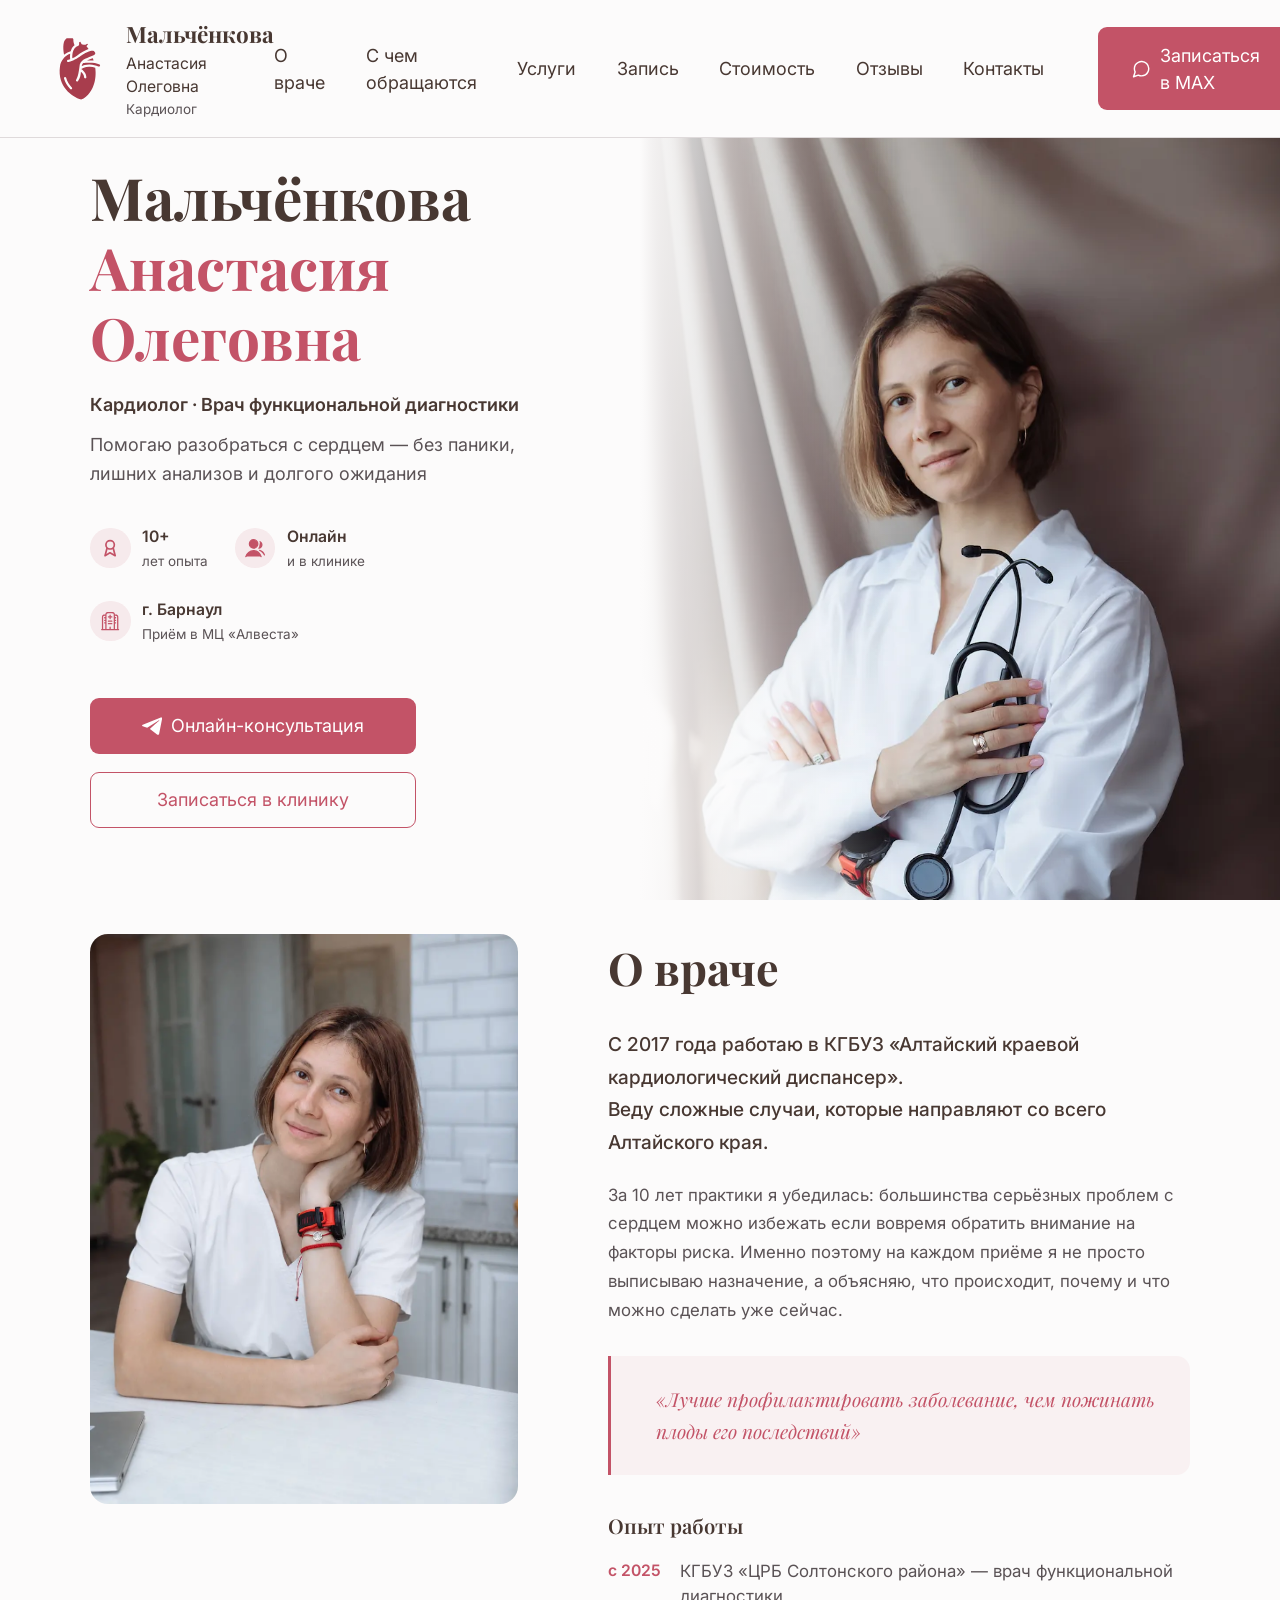
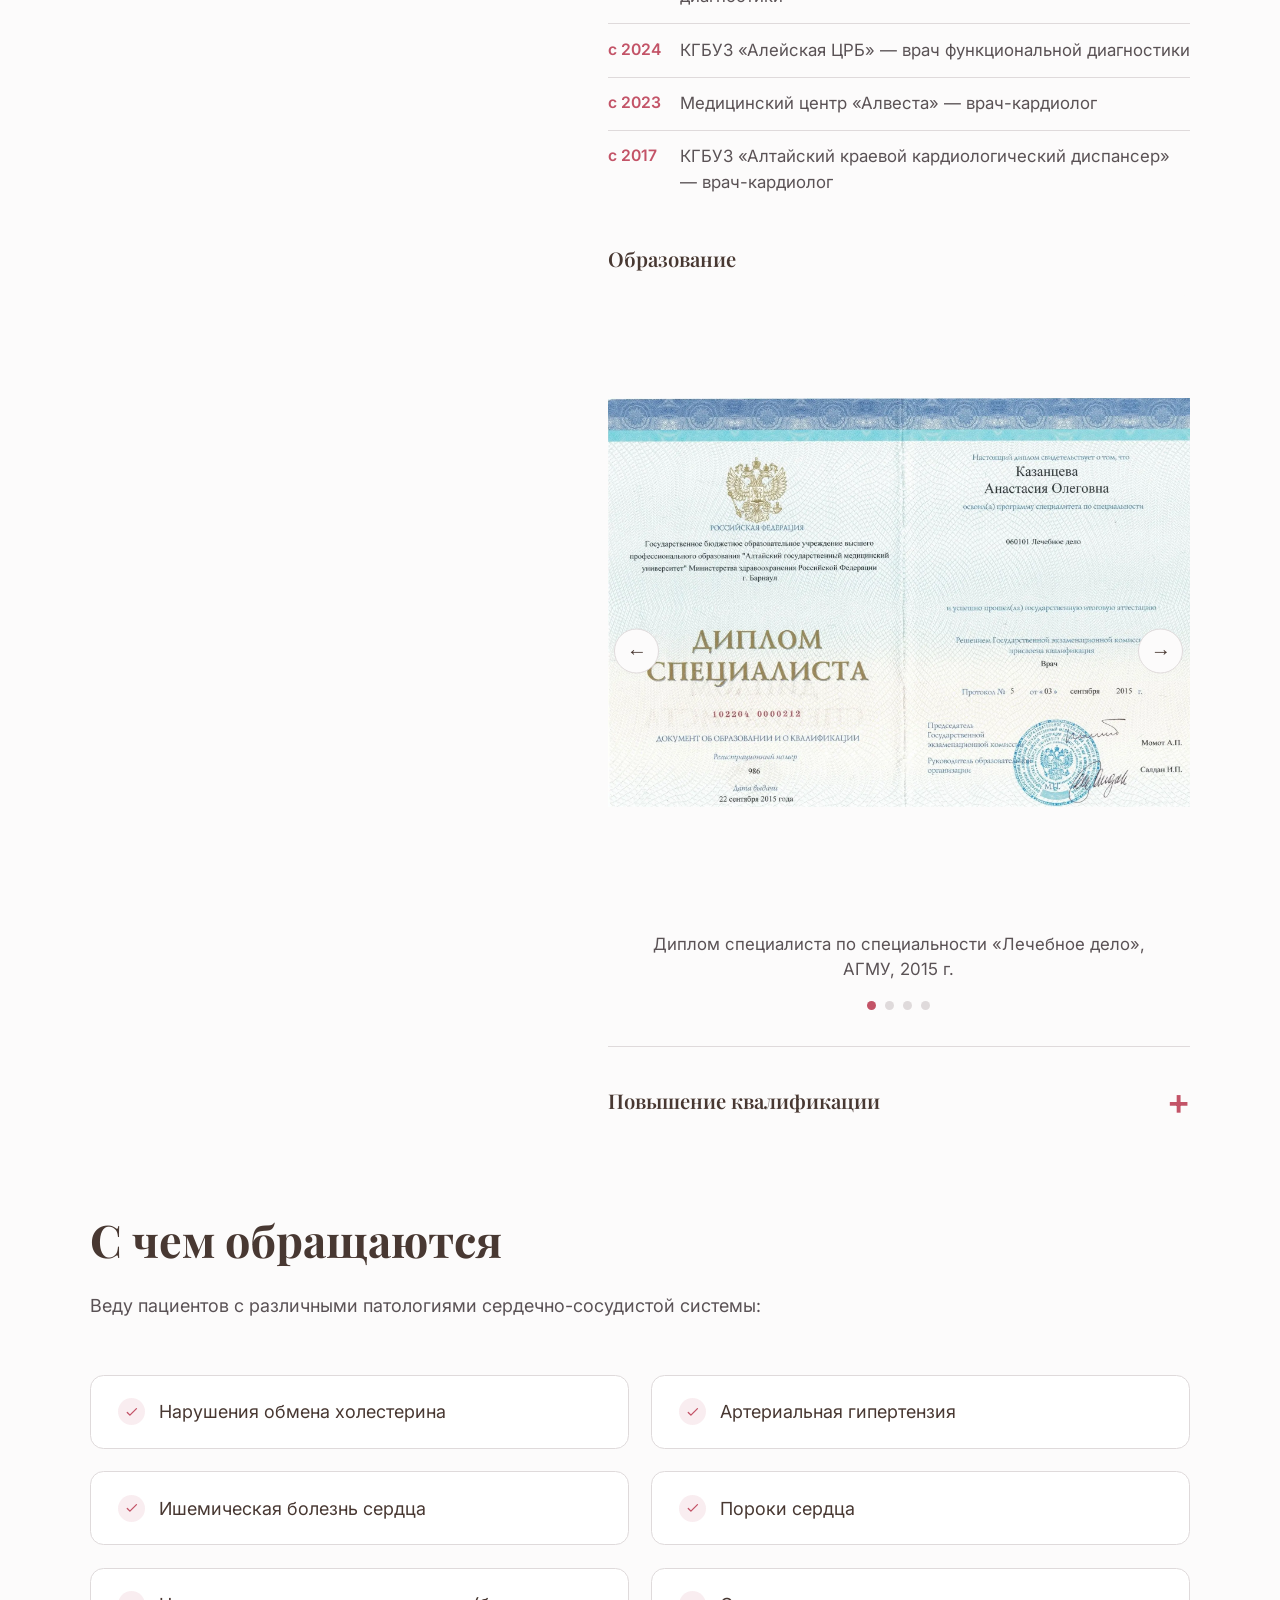
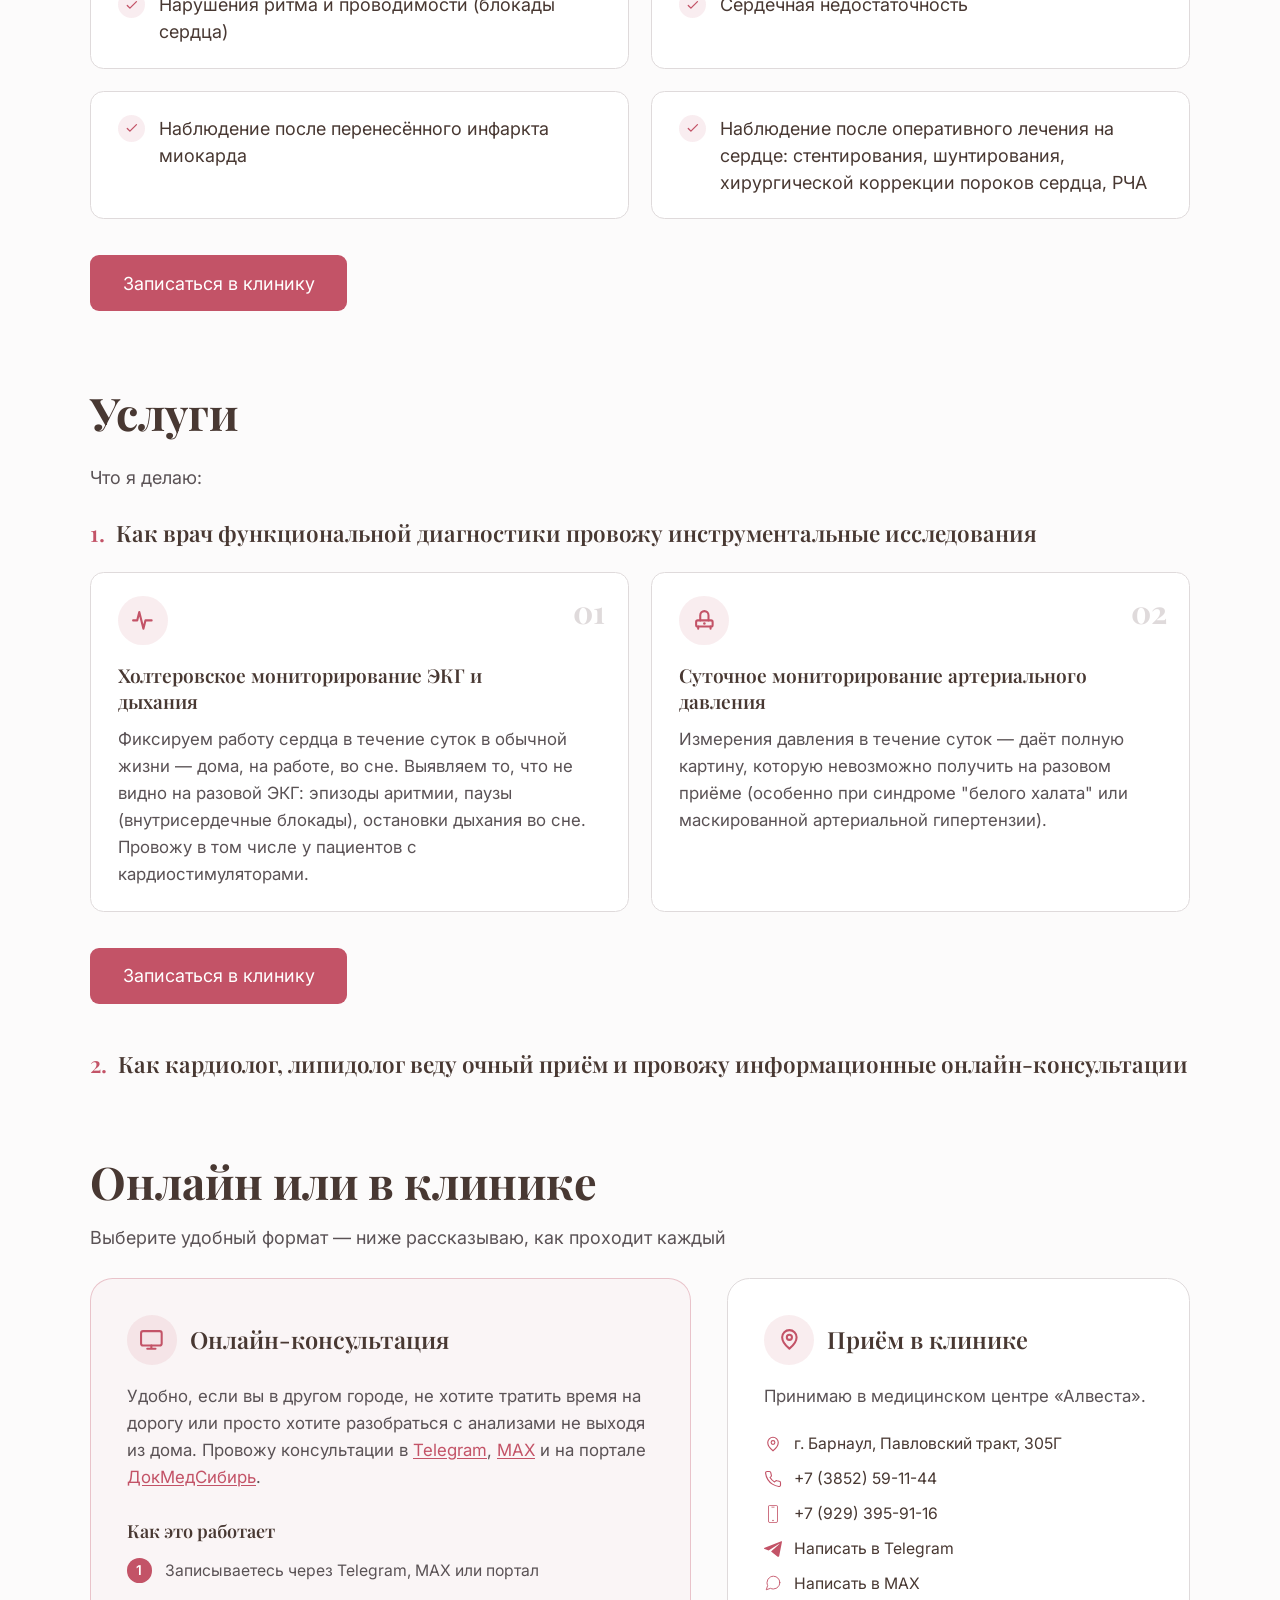
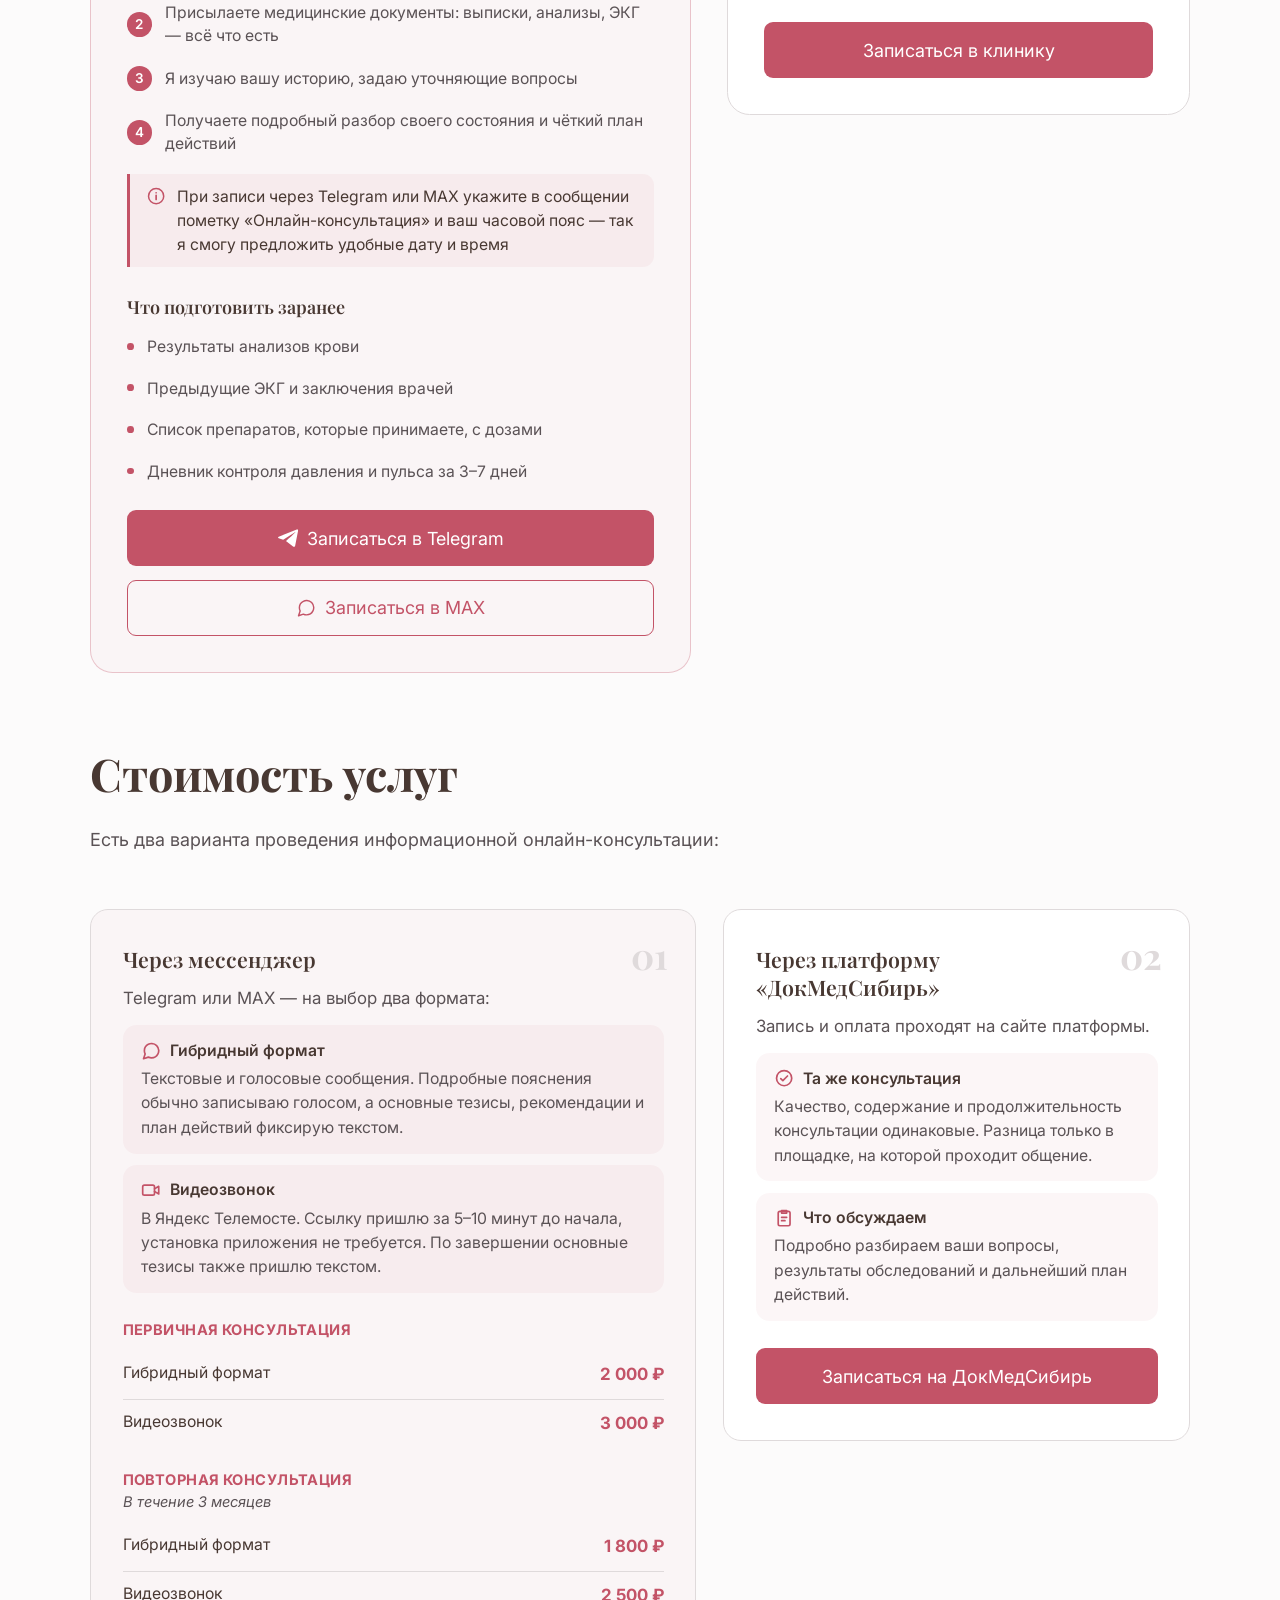
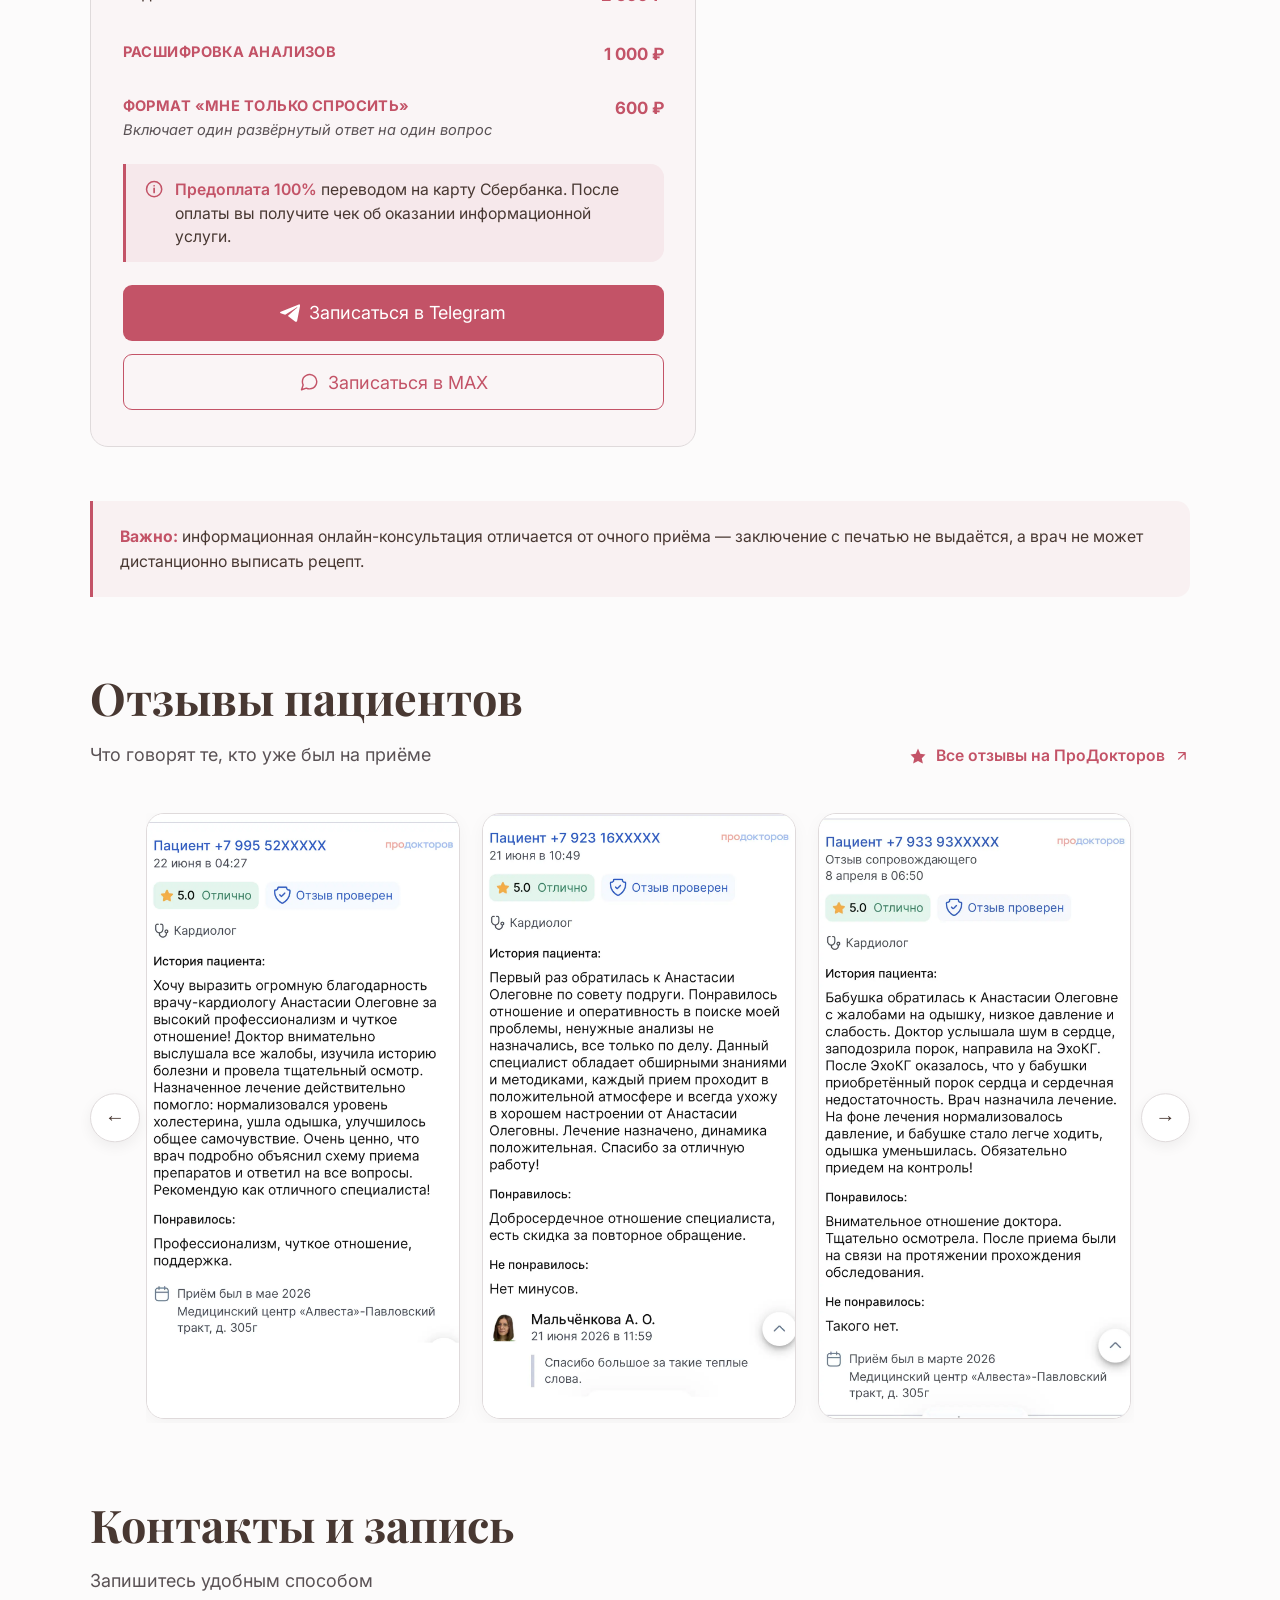
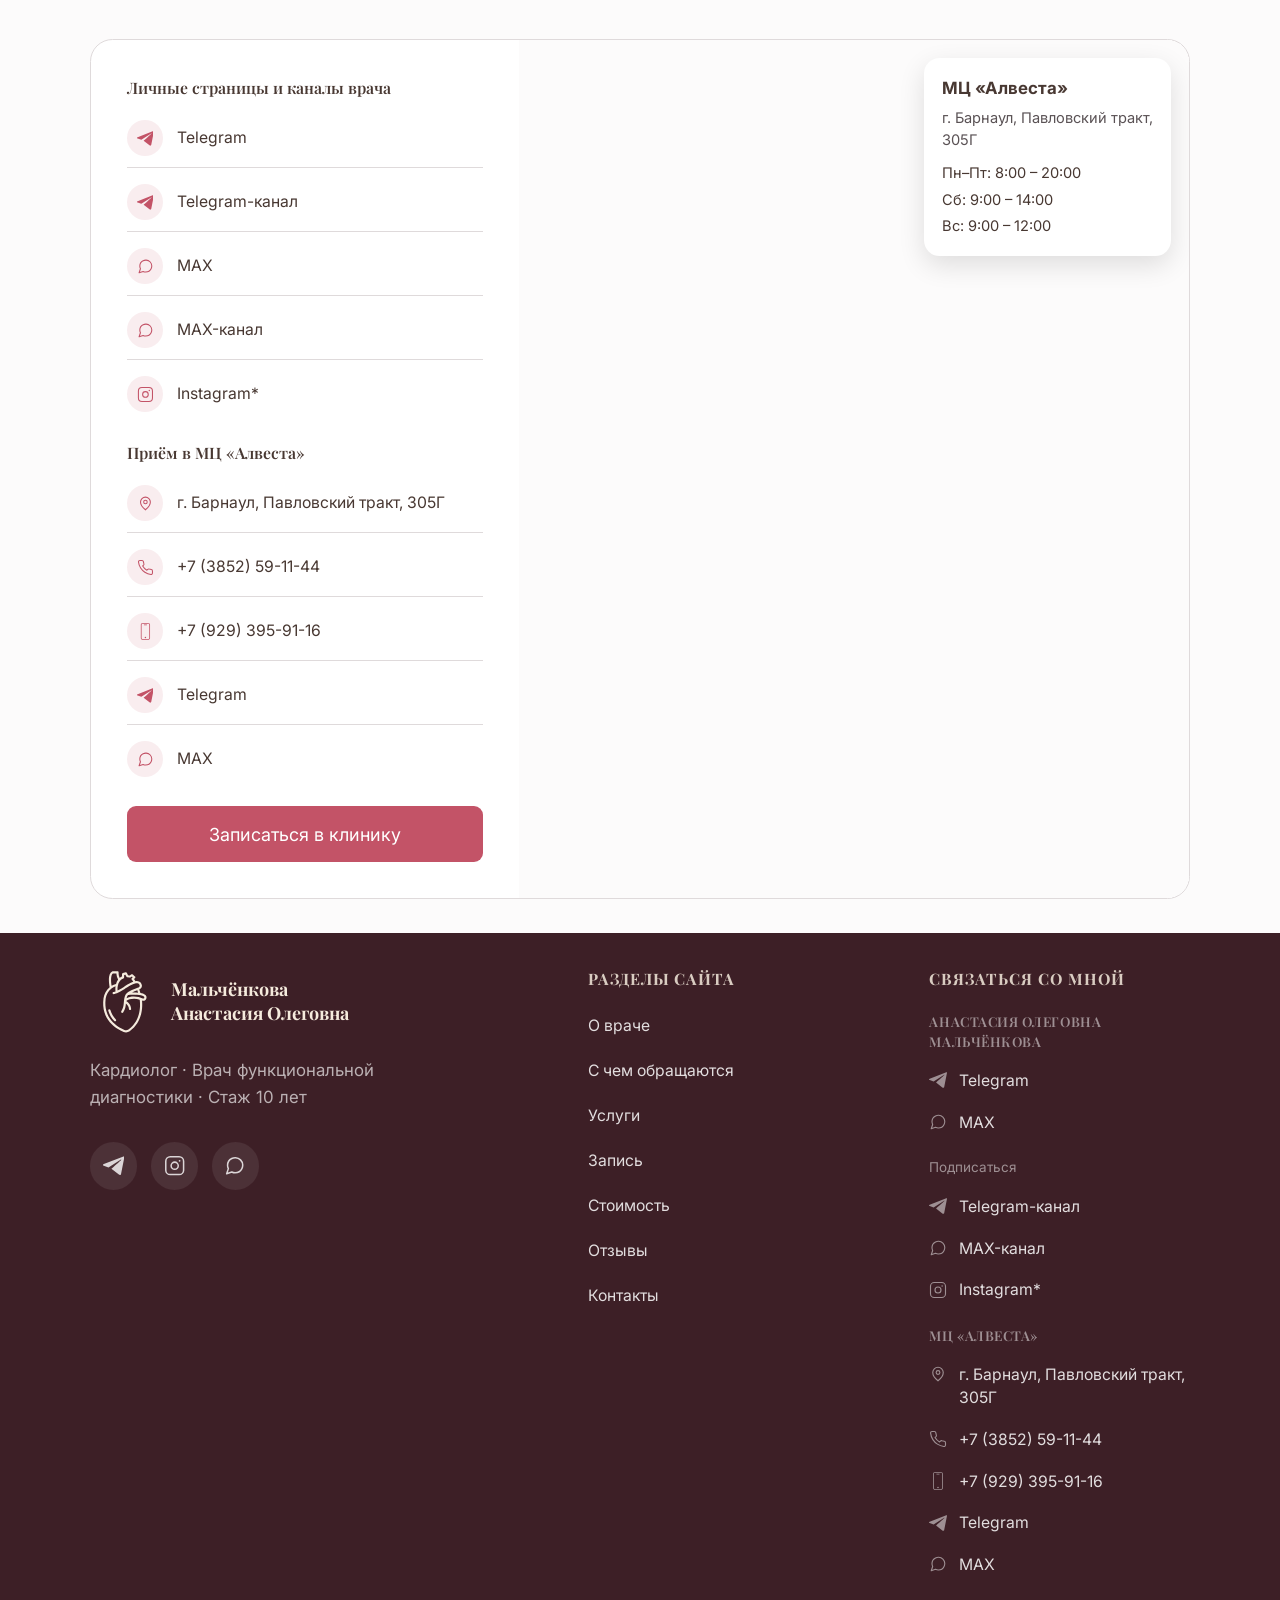
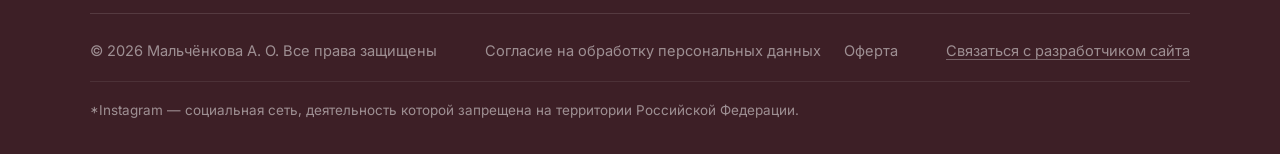
<file: index.html>
<!doctype html>
<html lang="ru">
  <head>
    <meta charset="UTF-8" />
    <meta name="viewport" content="width=device-width, initial-scale=1.0" />
    <title>Мальчёнкова Анастасия Олеговна - кардиолог в Барнауле</title>
    <meta
      name="description"
      content="Анастасия Мальчёнкова (Мальченкова) - кардиолог, врач функциональной диагностики в Барнауле. Приём в МЦ «Алвеста», онлайн-консультации в Telegram. ЭКГ, Холтер, суточное мониторирование давления. Опыт работы более 10 лет."
    />
    <link rel="canonical" href="https://drmalchenkova.ru/" />
    <meta name="google-site-verification" content="3yx3S56M_dTaEBxtMqCDBg2Cu_EPm7GGeSE6wK5BaWU" />
    <script async src="https://www.googletagmanager.com/gtag/js?id=G-0L7DVV3B8G"></script>
    <script>
      window.dataLayer = window.dataLayer || []
      function gtag() {
        dataLayer.push(arguments)
      }
      gtag('js', new Date())

      gtag('config', 'G-0L7DVV3B8G')
    </script>

    <script type="application/ld+json">
      {
        "@context": "https://schema.org",
        "@type": "Physician",
        "name": "Анастасия Олеговна Мальчёнкова",
        "alternateName": "Анастасия Олеговна Мальченкова",
        "medicalSpecialty": "Cardiovascular",
        "image": "https://drmalchenkova.ru/assets/images/doctor.webp",
        "telephone": "+73852591144",
        "address": {
          "@type": "PostalAddress",
          "streetAddress": "Павловский тракт, 305Г",
          "addressLocality": "Барнаул",
          "postalCode": "656070",
          "addressCountry": "RU"
        },
        "url": "https://drmalchenkova.ru/",
        "sameAs": [
          "https://t.me/malchenca",
          "https://t.me/docmalchenca",
          "https://www.instagram.com/docmalchenca/",
          "https://prodoctorov.ru/barnaul/vrach/536290-malchyonkova/",
          "https://docmedsib.ru/tproduct/865725322442-malchyonkova-anastasiya-olegovna"
        ]
      }
    </script>
    <link rel="preconnect" href="https://fonts.googleapis.com" />
    <link rel="preconnect" href="https://fonts.gstatic.com" crossorigin />
    <link
      href="https://fonts.googleapis.com/css2?family=Inter:ital,opsz,wght@0,14..32,100..900;1,14..32,100..900&family=Playfair+Display:ital,wght@0,400..900;1,400..900&display=swap"
      rel="stylesheet"
    />
    <link rel="stylesheet" href="css/main.css?v=5" />
    <link rel="icon" type="image/png" href="favicon/favicon-96x96.png" sizes="96x96" />
    <link rel="icon" type="image/svg+xml" href="favicon/favicon.svg" />
    <link rel="shortcut icon" href="favicon/favicon.ico" />
    <link rel="apple-touch-icon" sizes="180x180" href="favicon/apple-touch-icon.png" />
    <link rel="manifest" href="favicon/site.webmanifest" />
  </head>
  <body>
    <header class="header">
      <div class="container header__container">
        <a href="/" class="header__logo" data-scroll-top>
          <svg
            id="glyph"
            class="header__logo-icon"
            width="32"
            height="32"
            viewBox="0 0 64 64"
            fill="currentColor"
            xmlns="http://www.w3.org/2000/svg"
          >
            <path
              d="m18.0374 18.6115c1.6574-1.25626 3.52962-2.18794 5.53767-2.71702.52288-1.8583 1.29196-3.35704 2.48884-4.65618.3318-.35254.68441-.68439 1.05772-.96441-1.24443-2.6962-1.07847-5.12283-1.07847-5.15391.02076-.29039-.0726-.57034-.26963-.78814-.19703-.20741-.47705-.33185-.76738-.33185h-4.81174c-.19703 0-.39407.06222-.55996.16589-4.17918 2.68588-2.66512 12.13303-2.12586 14.87076.17627-.1452.35255-.29039.52882-.42515z"
            />
            <path
              d="m25.43129 16.99377c-.50812 2.16732-.42515 4.25172-.33185 5.28873 1.31702-.58072 2.81032-1.36886 4.25178-2.39549 3.48434-2.47847 7.25907-4.93618 10.58784-6.03541-.8296-1.25481-1.38956-1.80439-1.39994-1.81477-.40662-.38452-.41399-1.08416-.01037-1.47254-.00001 0 .91256-.93333.91256-.93333l-.757-.65332-1.43108.85036c-.38244.35425-2.24891-.1908-3.12142-.27997-.32146-.05188-.60147-.2593-.75699-.54963l-.91257-1.82515-1.14075.29039-.03108 2.27106c0 .43553-.28001.81922-.69478.96441-2.85351 1.01025-4.44833 3.2566-5.16436 6.29466z"
            />
            <path
              d="m41.77459 22.8943c-1.07847.41483-2.19846.85036-3.24585 1.33778 1.78369-.04152 3.94063-.03114 6.04579.17627-.79845-2.47316-.2232-2.60552-2.79994-1.51406z"
            />
            <path
              d="m50.10181 27.9446c-3.76739-2.17027-11.74266-1.67717-15.02632-1.43117-.5496.57043-.95405 1.23413-1.1407 1.98075-.0933.36293-.16589.70516-.23849 1.03701 1.61773-.85036 4.1169-1.72141 7.41459-1.57628 3.18296.16613 5.45653.8299 7.89171 1.86663 1.17367.52977 2.20533-1.15713 1.09922-1.87694z"
            />
            <path
              d="m41.02797 30.01862c-4.21026-.16596-6.865 1.52437-7.7465 2.20877 1.4.96448 4.61471 3.59846 4.67693 7.52871.01124.57743-.45953 1.04951-1.03701 1.04739-.55996 0-1.02663-.44591-1.03701-1.01625-.04146-2.32289-1.66957-4.13766-2.914-5.18505-.24642 2.85721-.44647 5.08678-2.63397 8.48274-.31713.49321-.96592.61693-1.44147.31109-.47705-.31109-.61187-.95403-.30077-1.44146 2.33695-3.55353 3.04421-12.48492 3.32868-13.96851 1.28853-5.04662 7.86029-6.22731 12.17465-8.29605 1.43658-.8044 2.56459-1.25452 1.84599-2.81029-.81399-1.71485-2.54114-1.7598-4.25187-1.37923-3.84053.88162-8.94696 4.52242-11.13748 6.07686-4.30355 3.0592-8.88719 4.13767-9.07384 4.17912-.55996.12444-1.10961-.21773-1.24443-.77776-.12444-.55996.21779-1.10961.77776-1.24436.02076-.01038.83998-.19703 2.0844-.643-.0726-.60142-.27995-2.56139.01038-4.88428-5.013 1.71058-8.67403 6.38259-9.37453 11.656-2.57185 19.29873 11.6352 27.29411 17.85727 29.83479 1.28588.51851 2.70658.36293 3.81619-.41483 12.73452-9.0946 11.24122-24.72236 10.69158-28.35189-1.4207-.44591-3.15249-.8296-5.07093-.91251zm-16.41589 20.52241c-.41771.40546-1.06663.3959-1.47254-.01038-2.76886-2.8414-4.69769-6.15984-5.7347-9.88267-.05184-.19703-.05184-.39407 0-.58072.25623-.96065 1.7601-.96425 1.99104.02076.9541 3.3806 2.70665 6.40865 5.22658 8.9908.40445.40445.39407 1.06815-.01038 1.46222z"
            />
            <path
              d="m33.21925 32.27929c.05633-.05228.07701-.05153.01036-.09336.00002.03114-.01036.06222-.01036.09336z"
            />
          </svg>
          <div class="header__logo-text">
            <span class="header__logo-name">Мальчёнкова</span>
            <span class="header__logo-title">Анастасия Олеговна</span>
            <span class="header__logo-spec">Кардиолог</span>
          </div>
        </a>
        <nav class="nav">
          <ul class="nav__list">
            <li class="nav__item"><a href="#about" class="nav__link">О враче</a></li>
            <li class="nav__item"><a href="#symptoms" class="nav__link">С чем обращаются</a></li>
            <li class="nav__item"><a href="#services" class="nav__link">Услуги</a></li>
            <li class="nav__item"><a href="#appointment" class="nav__link">Запись</a></li>
            <li class="nav__item"><a href="#pricing" class="nav__link">Стоимость</a></li>
            <li class="nav__item"><a href="#reviews" class="nav__link">Отзывы</a></li>
            <li class="nav__item"><a href="#contacts" class="nav__link">Контакты</a></li>
          </ul>
          <a
            href="https://max.ru/u/f9LHodD0cOIjxZ_Z8StwyzQ2AtB2CGtoNqNaT3UVP54HyHW3d8r4sTh6Z30"
            target="_blank"
            class="btn btn--primary"
          >
            <svg viewBox="0 0 24 24" fill="none" xmlns="http://www.w3.org/2000/svg">
              <path
                d="M21 11.5a8.38 8.38 0 0 1-.9 3.8 8.5 8.5 0 0 1-7.6 4.7 8.38 8.38 0 0 1-3.8-.9L3 21l1.9-5.7a8.38 8.38 0 0 1-.9-3.8 8.5 8.5 0 0 1 4.7-7.6 8.38 8.38 0 0 1 3.8-.9h.5a8.48 8.48 0 0 1 8 8v.5z"
                stroke="currentColor"
                stroke-width="1.7"
                stroke-linecap="round"
                stroke-linejoin="round"
              />
            </svg>
            Записаться в MAX
          </a>
        </nav>

        <button class="header__burger" aria-label="Открыть меню"></button>
      </div>
    </header>

    <div class="mobile-menu">
      <ul class="mobile-menu__list">
        <li><a href="#about" class="mobile-menu__link">О враче</a></li>
        <li><a href="#symptoms" class="mobile-menu__link">С чем обращаются</a></li>
        <li><a href="#services" class="mobile-menu__link">Услуги</a></li>
        <li><a href="#appointment" class="mobile-menu__link">Запись</a></li>
        <li><a href="#pricing" class="mobile-menu__link">Стоимость</a></li>
        <li><a href="#reviews" class="mobile-menu__link">Отзывы</a></li>
        <li><a href="#contacts" class="mobile-menu__link">Контакты</a></li>
      </ul>
      <div class="mobile-menu__messengers">
        <a href="https://t.me/malchenca" target="_blank" class="btn btn--primary">
          <svg viewBox="0 0 512 512" xmlns="http://www.w3.org/2000/svg">
            <path
              d="m512 50.49-80.98 408.28s-11.32 28.31-42.47 14.72l-187.71-143.67c25.23-22.68 220.96-198.65 229.52-206.63 13.23-12.35 5.02-19.7-10.36-10.36l-289.11 183.6-111.54-37.55s-17.56-6.23-19.25-19.82c-1.7-13.59 19.82-20.95 19.82-20.95l454.71-178.38s37.37-16.42 37.37 10.76z"
              fill="currentColor"
            />
          </svg>
          Telegram
        </a>
        <a
          href="https://max.ru/u/f9LHodD0cOIjxZ_Z8StwyzQ2AtB2CGtoNqNaT3UVP54HyHW3d8r4sTh6Z30"
          target="_blank"
          class="btn btn--primary"
        >
          <svg viewBox="0 0 24 24" fill="none" xmlns="http://www.w3.org/2000/svg">
            <path
              d="M21 11.5a8.38 8.38 0 0 1-.9 3.8 8.5 8.5 0 0 1-7.6 4.7 8.38 8.38 0 0 1-3.8-.9L3 21l1.9-5.7a8.38 8.38 0 0 1-.9-3.8 8.5 8.5 0 0 1 4.7-7.6 8.38 8.38 0 0 1 3.8-.9h.5a8.48 8.48 0 0 1 8 8v.5z"
              stroke="currentColor"
              stroke-width="2"
              stroke-linecap="round"
              stroke-linejoin="round"
            />
          </svg>
          MAX
        </a>
      </div>
      <a href="https://alvesta-clinic.ru" target="_blank" class="btn btn--outline btn--full">
        <svg viewBox="0 0 24 24" fill="none" xmlns="http://www.w3.org/2000/svg">
          <path
            d="M12 21s-7-5.5-7-11a7 7 0 0 1 14 0c0 5.5-7 11-7 11z"
            stroke="currentColor"
            stroke-width="2"
            stroke-linecap="round"
            stroke-linejoin="round"
          />
          <circle cx="12" cy="10" r="2.5" stroke="currentColor" stroke-width="2" />
        </svg>
        Записаться в клинику
      </a>
    </div>
    <section class="hero" id="hero">
      <div class="hero__content">
        <div class="hero__text">
          <h1 class="hero__title">
            Мальчёнкова<br />
            <span class="hero__title--accent">Анастасия Олеговна</span>
          </h1>
          <p class="hero__spec">Кардиолог · Врач функциональной диагностики</p>
          <p class="hero__desc">Помогаю разобраться с сердцем — без паники, лишних анализов и долгого ожидания</p>

          <ul class="hero__stats">
            <li class="hero__stat">
              <div class="hero__stat-icon">
                <svg viewBox="0 0 24 24" xmlns="http://www.w3.org/2000/svg">
                  <g>
                    <rect width="24" height="24" opacity="0" />
                    <path
                      d="M19 20.75l-2.31-9A5.94 5.94 0 0 0 18 8 6 6 0 0 0 6 8a5.94 5.94 0 0 0 1.34 3.77L5 20.75a1 1 0 0 0 1.48 1.11l5.33-3.13 5.68 3.14A.91.91 0 0 0 18 22a1 1 0 0 0 1-1.25zM12 4a4 4 0 1 1-4 4 4 4 0 0 1 4-4zm.31 12.71a1 1 0 0 0-1 0l-3.75 2.2L9 13.21a5.94 5.94 0 0 0 5.92 0L16.45 19z"
                    />
                  </g>
                </svg>
              </div>
              <div class="hero__stat-text">
                <span class="hero__stat-value">10+</span>
                <span class="hero__stat-label">лет опыта</span>
              </div>
            </li>
            <li class="hero__stat">
              <div class="hero__stat-icon">
                <svg viewBox="0 0 24 24" fill="none" xmlns="http://www.w3.org/2000/svg">
                  <path
                    d="M10.1992 12C12.9606 12 15.1992 9.76142 15.1992 7C15.1992 4.23858 12.9606 2 10.1992 2C7.43779 2 5.19922 4.23858 5.19922 7C5.19922 9.76142 7.43779 12 10.1992 12Z"
                    stroke="currentColor"
                    stroke-width="1.5"
                    stroke-linecap="round"
                    stroke-linejoin="round"
                  />
                  <path
                    d="M1 22C1.57038 20.0332 2.74795 18.2971 4.36438 17.0399C5.98081 15.7827 7.95335 15.0687 10 15C14.12 15 17.63 17.91 19 22"
                    stroke="currentColor"
                    stroke-width="1.5"
                    stroke-linecap="round"
                    stroke-linejoin="round"
                  />
                  <path
                    d="M17.8205 4.44006C18.5822 4.83059 19.1986 5.45518 19.579 6.22205C19.9594 6.98891 20.0838 7.85753 19.9338 8.70032C19.7838 9.5431 19.3674 10.3155 18.7458 10.9041C18.1243 11.4926 17.3302 11.8662 16.4805 11.97"
                    stroke="currentColor"
                    stroke-width="1.5"
                    stroke-linecap="round"
                    stroke-linejoin="round"
                  />
                  <path
                    d="M17.3203 14.5701C18.6543 14.91 19.8779 15.5883 20.8729 16.5396C21.868 17.4908 22.6007 18.6827 23.0003 20"
                    stroke="currentColor"
                    stroke-width="1.5"
                    stroke-linecap="round"
                    stroke-linejoin="round"
                  />
                </svg>
              </div>
              <div class="hero__stat-text">
                <span class="hero__stat-value">Онлайн</span>
                <span class="hero__stat-label">и в клинике</span>
              </div>
            </li>
            <li class="hero__stat">
              <div class="hero__stat-icon">
                <svg viewBox="0 0 24 24" fill="none" xmlns="http://www.w3.org/2000/svg">
                  <path
                    fill-rule="evenodd"
                    clip-rule="evenodd"
                    d="M10.948 1.25H13.052C13.9505 1.24997 14.6997 1.24995 15.2945 1.32991C15.9223 1.41432 16.4891 1.59999 16.9445 2.05546C17.4 2.51093 17.5857 3.07773 17.6701 3.70552C17.6928 3.87459 17.7091 4.05613 17.7207 4.25003C18.3101 4.25037 18.8084 4.25421 19.219 4.29599C19.6925 4.34415 20.1318 4.44886 20.5278 4.71346C20.8281 4.9141 21.0859 5.17191 21.2865 5.47218C21.5511 5.86818 21.6559 6.30755 21.704 6.78102C21.75 7.23336 21.75 7.79209 21.75 8.46168V21.25H22C22.4142 21.25 22.75 21.5858 22.75 22C22.75 22.4142 22.4142 22.75 22 22.75H2C1.58579 22.75 1.25 22.4142 1.25 22C1.25 21.5858 1.58579 21.25 2 21.25H2.25L2.25 8.46166C2.24998 7.79208 2.24997 7.23335 2.29598 6.78102C2.34415 6.30755 2.44886 5.86818 2.71346 5.47218C2.91409 5.17191 3.17191 4.9141 3.47218 4.71346C3.86818 4.44886 4.30755 4.34415 4.78102 4.29599C5.19165 4.25421 5.68995 4.25037 6.27927 4.25003C6.29091 4.05613 6.30718 3.87459 6.32991 3.70552C6.41432 3.07773 6.59999 2.51093 7.05546 2.05546C7.51093 1.59999 8.07773 1.41432 8.70552 1.32991C9.3003 1.24995 10.0495 1.24997 10.948 1.25ZM6.25003 5.75011C5.66742 5.75075 5.25586 5.75542 4.93283 5.78828C4.57796 5.82438 4.41399 5.8882 4.30554 5.96067C4.16905 6.05186 4.05186 6.16905 3.96066 6.30554C3.8882 6.41399 3.82438 6.57796 3.78828 6.93283C3.75091 7.30023 3.75 7.78216 3.75 8.5V21.25H6.25V14.75H5.5C5.08579 14.75 4.75 14.4142 4.75 14C4.75 13.5858 5.08579 13.25 5.5 13.25H6.25V11.75H5.5C5.08579 11.75 4.75 11.4142 4.75 11C4.75 10.5858 5.08579 10.25 5.5 10.25H6.25V8.75H5.5C5.08579 8.75 4.75 8.41422 4.75 8C4.75 7.58579 5.08579 7.25 5.5 7.25H6.25L6.25 5.94801C6.25 5.88122 6.24999 5.81525 6.25003 5.75011ZM7.75 21.25H11.25V19C11.25 18.5858 11.5858 18.25 12 18.25C12.4142 18.25 12.75 18.5858 12.75 19V21.25H16.25V6C16.25 5.03599 16.2484 4.38843 16.1835 3.90539C16.1214 3.44393 16.0142 3.24644 15.8839 3.11612C15.7536 2.9858 15.5561 2.87858 15.0946 2.81654C14.6116 2.7516 13.964 2.75 13 2.75H11C10.036 2.75 9.38843 2.7516 8.90539 2.81654C8.44393 2.87858 8.24643 2.9858 8.11612 3.11612C7.9858 3.24644 7.87858 3.44393 7.81654 3.90539C7.75159 4.38843 7.75 5.03599 7.75 6V21.25ZM17.75 8.75H18.5C18.9142 8.75 19.25 8.41422 19.25 8C19.25 7.58579 18.9142 7.25 18.5 7.25H17.75L17.75 5.94801C17.75 5.88122 17.75 5.81525 17.75 5.75011C18.3326 5.75075 18.7441 5.75542 19.0672 5.78828C19.422 5.82438 19.586 5.8882 19.6945 5.96067C19.8309 6.05186 19.9481 6.16905 20.0393 6.30554C20.1118 6.41399 20.1756 6.57796 20.2117 6.93283C20.2491 7.30023 20.25 7.78216 20.25 8.5V21.25H17.75V14.75H18.5C18.9142 14.75 19.25 14.4142 19.25 14C19.25 13.5858 18.9142 13.25 18.5 13.25H17.75V11.75H18.5C18.9142 11.75 19.25 11.4142 19.25 11C19.25 10.5858 18.9142 10.25 18.5 10.25H17.75V8.75ZM12 4.25C12.4142 4.25 12.75 4.58579 12.75 5V6.25H14C14.4142 6.25 14.75 6.58579 14.75 7C14.75 7.41422 14.4142 7.75 14 7.75H12.75V9C12.75 9.41422 12.4142 9.75 12 9.75C11.5858 9.75 11.25 9.41422 11.25 9V7.75H10C9.58579 7.75 9.25 7.41422 9.25 7C9.25 6.58579 9.58579 6.25 10 6.25H11.25V5C11.25 4.58579 11.5858 4.25 12 4.25ZM9.25 12C9.25 11.5858 9.58579 11.25 10 11.25H14C14.4142 11.25 14.75 11.5858 14.75 12C14.75 12.4142 14.4142 12.75 14 12.75H10C9.58579 12.75 9.25 12.4142 9.25 12ZM9.25 15C9.25 14.5858 9.58579 14.25 10 14.25H14C14.4142 14.25 14.75 14.5858 14.75 15C14.75 15.4142 14.4142 15.75 14 15.75H10C9.58579 15.75 9.25 15.4142 9.25 15Z"
                    fill="currentColor"
                  />
                </svg>
              </div>
              <div class="hero__stat-text">
                <span class="hero__stat-value">г. Барнаул<br /></span>
                <span class="hero__stat-label">Приём в МЦ «Алвеста»</span>
              </div>
            </li>
          </ul>

          <div class="hero__buttons">
            <a href="https://t.me/malchenca" target="_blank" class="btn btn--primary">
              <svg viewBox="0 0 512 512" xmlns="http://www.w3.org/2000/svg">
                <path
                  d="m512 50.49-80.98 408.28s-11.32 28.31-42.47 14.72l-187.71-143.67c25.23-22.68 220.96-198.65 229.52-206.63 13.23-12.35 5.02-19.7-10.36-10.36l-289.11 183.6-111.54-37.55s-17.56-6.23-19.25-19.82c-1.7-13.59 19.82-20.95 19.82-20.95l454.71-178.38s37.37-16.42 37.37 10.76z"
                  fill="currentColor"
                />
              </svg>
              Онлайн-консультация
            </a>
            <a href="https://alvesta-clinic.ru" target="_blank" class="btn btn--outline">Записаться в клинику</a>
          </div>
        </div>
      </div>
      <div class="hero__image hero__image--full">
        <img
          src="assets/images/doctor-1920.webp"
          srcset="assets/images/doctor-1000.webp 1000w, assets/images/doctor-1920.webp 1920w"
          sizes="(max-width: 47.99em) 100vw, (max-width: 79.99em) 45vw, 50vw"
          alt="Мальчёнкова Анастасия Олеговна — кардиолог"
          width="3579"
          height="4582"
          loading="eager"
          fetchpriority="high"
          decoding="async"
        />
        <div class="hero__image-cta">
          <a href="https://t.me/malchenca" target="_blank" class="btn btn--primary btn--sm">
            <svg viewBox="0 0 512 512" xmlns="http://www.w3.org/2000/svg">
              <path
                d="m512 50.49-80.98 408.28s-11.32 28.31-42.47 14.72l-187.71-143.67c25.23-22.68 220.96-198.65 229.52-206.63 13.23-12.35 5.02-19.7-10.36-10.36l-289.11 183.6-111.54-37.55s-17.56-6.23-19.25-19.82c-1.7-13.59 19.82-20.95 19.82-20.95l454.71-178.38s37.37-16.42 37.37 10.76z"
                fill="currentColor"
              />
            </svg>
            Онлайн
          </a>
          <a href="https://alvesta-clinic.ru" target="_blank" class="btn btn--outline btn--sm">
            <svg viewBox="0 0 24 24" fill="none" xmlns="http://www.w3.org/2000/svg">
              <path
                d="M12 21s-7-5.5-7-11a7 7 0 0 1 14 0c0 5.5-7 11-7 11z"
                stroke="currentColor"
                stroke-width="2"
                stroke-linecap="round"
                stroke-linejoin="round"
              />
              <circle cx="12" cy="10" r="2.5" stroke="currentColor" stroke-width="2" />
            </svg>
            В клинику
          </a>
        </div>
      </div>
    </section>
    <section class="about" id="about">
      <div class="about__container">
        <h2 class="about__title">О враче</h2>
        <div class="about__image">
          <img src="assets/images/doctor-about.webp" alt="Мальчёнкова Анастасия Олеговна" />
        </div>

        <div class="about__content">
          <p class="about__text">
            С 2017 года работаю в КГБУЗ «Алтайский краевой кардиологический диспансер». <br />
            Веду сложные случаи, которые направляют со всего Алтайского края.
          </p>

          <p class="about__text">
            За 10 лет практики я убедилась: большинства серьёзных проблем с сердцем можно избежать если вовремя обратить
            внимание на факторы риска. Именно поэтому на каждом приёме я не просто выписываю назначение, а объясняю, что
            происходит, почему и что можно сделать уже сейчас.
          </p>

          <blockquote class="about__quote">
            «Лучше профилактировать заболевание, чем пожинать плоды его последствий»
          </blockquote>

          <h3 class="about__subtitle">Опыт работы</h3>
          <ul class="about__list">
            <li class="about__list-item">
              <span class="about__list-year">с 2025</span>
              <span class="about__list-text">КГБУЗ «ЦРБ Солтонского района» — врач функциональной диагностики</span>
            </li>
            <li class="about__list-item">
              <span class="about__list-year">с 2024</span>
              <span class="about__list-text">КГБУЗ «Алейская ЦРБ» — врач функциональной диагностики</span>
            </li>
            <li class="about__list-item">
              <span class="about__list-year">с 2023</span>
              <span class="about__list-text">Медицинский центр «Алвеста» — врач-кардиолог</span>
            </li>
            <li class="about__list-item">
              <span class="about__list-year">с 2017</span>
              <span class="about__list-text"
                >КГБУЗ «Алтайский краевой кардиологический диспансер» — врач-кардиолог</span
              >
            </li>
          </ul>

          <h3 class="about__subtitle">Образование</h3>
          <div class="about__carousel">
            <button class="about__carousel-prev" aria-label="Назад">&#8592;</button>
            <button class="about__carousel-next" aria-label="Вперёд">&#8594;</button>
            <div class="about__carousel-track">
              <div class="about__carousel-item">
                <img
                  src="assets/images/education/diploma-specialist.webp"
                  alt="Диплом специалиста по специальности «Лечебное дело», АГМУ, 2015 год"
                />
                <p class="about__carousel-caption">
                  Диплом специалиста по специальности «Лечебное&nbsp;дело», АГМУ, 2015 г.
                </p>
              </div>
              <div class="about__carousel-item">
                <img
                  src="assets/images/education/diploma-economics.webp"
                  alt="Диплом бакалавра с отличием по направлению «Менеджмент», АГМУ, 2015 год"
                />
                <p class="about__carousel-caption">
                  Диплом бакалавра с отличием по направлению «Менеджмент», АГМУ, 2015 г.
                </p>
              </div>
              <div class="about__carousel-item">
                <img
                  src="assets/images/education/diploma-residency.webp"
                  alt="Диплом об окончании ординатуры по специальности «Кардиология», квалификация врач-кардиолог, 2017 год"
                />
                <p class="about__carousel-caption">
                  Диплом об окончании ординатуры по специальности «Кардиология», врач-кардиолог, 2017 г.
                </p>
              </div>
              <div class="about__carousel-item">
                <img
                  src="assets/images/education/diploma-cardiology.webp"
                  alt="Диплом о профессиональной переподготовке по специальности «Функциональная диагностика», 2023 год"
                />
                <p class="about__carousel-caption">
                  Диплом профессиональной переподготовки «Функциональная&nbsp;диагностика», 2023 г.
                </p>
              </div>
            </div>
            <div class="about__carousel-dots">
              <button class="about__dot about__dot--active"></button>
              <button class="about__dot"></button>
              <button class="about__dot"></button>
              <button class="about__dot"></button>
            </div>
          </div>
        </div>
      </div>
      <div class="about__details-container">
        <div class="about__details">
          <button class="about__summary" type="button" aria-expanded="false">Повышение квалификации</button>
          <div class="about__details-wrapper">
            <div class="about__details-content">
              <div class="about__edu-item">
                <span class="about__edu-year">2026</span>
                <span class="about__edu-text">«Кардиология» 144 ч · ООО «ГСУ», г. Тюмень</span>
              </div>

              <div class="about__edu-item">
                <span class="about__edu-year">2025</span>
                <span class="about__edu-text"
                  >Международная сертификация «Anticoagulation in primary care» · British Medical Journal (BMJ) и
                  Королевская коллегия врачей Великобритании (Royal College of Physicians)</span
                >
              </div>

              <div class="about__edu-item">
                <span class="about__edu-year">2024</span>
                <span class="about__edu-text"
                  >«Холтеровское мониторирование ЭКГ и АД в диагностике и лечении сердечно-сосудистых заболеваний» 90 ч
                  · ФГБОУ ВО «Санкт-Петербургский государственный университет»</span
                >
              </div>

              <div class="about__edu-item">
                <span class="about__edu-year">2023</span>
                <span class="about__edu-text"
                  >«Частные вопросы сердечно-лёгочной реанимации» 36 ч · Московская академия профессионального
                  образования</span
                >
              </div>

              <div class="about__edu-item">
                <span class="about__edu-year">2023</span>
                <span class="about__edu-text"
                  >Обучение по программе обмена опытом «Центр мастерства по липидологии» · НИИ комплексных проблем
                  сердечно-сосудистых заболеваний, г. Кемерово</span
                >
              </div>

              <div class="about__edu-item">
                <span class="about__edu-year">2023</span>
                <span class="about__edu-text"
                  >Присвоена первая квалификационная категория по специальности «кардиология»</span
                >
              </div>

              <div class="about__edu-item">
                <span class="about__edu-year">2022</span>
                <span class="about__edu-text"
                  >«Лёгочная гипертензия: классификация, клинические варианты, диагностика и лечение» 36 ч · ФГБУ
                  «Национальный медицинский исследовательский центр имени В.А. Алмазова»</span
                >
              </div>

              <div class="about__edu-item">
                <span class="about__edu-year">2022</span>
                <span class="about__edu-text"
                  >«Острый коронарный синдром, инфаркт миокарда, неотложные состояния в кардиологии: диагностика,
                  лечение, профилактика» 36 ч · ФГБОУ ВО «Алтайский государственный медицинский университет»</span
                >
              </div>

              <div class="about__edu-item">
                <span class="about__edu-year">2022</span>
                <span class="about__edu-text"
                  >Периодическая аккредитация по специальности «кардиология» · ФГБОУ ДПО «Российская медицинская
                  академия непрерывного профессионального образования»</span
                >
              </div>

              <div class="about__edu-item">
                <span class="about__edu-year">2021</span>
                <span class="about__edu-text"
                  >«Кардиология» 144 ч · ФГБОУ ВО «Алтайский государственный медицинский университет»</span
                >
              </div>

              <div class="about__edu-item">
                <span class="about__edu-year">2021</span>
                <span class="about__edu-text"
                  >«Атерогенные дислипидемии: диагностика, профилактика и фармакологическая коррекция» 36 ч · ФГБОУ ВО
                  «Северо-Западный государственный медицинский университет имени И.И. Мечникова»</span
                >
              </div>
            </div>
          </div>
        </div>
      </div>
    </section>
    <section class="symptoms" id="symptoms">
      <div class="symptoms__container">
        <h2 class="symptoms__title">С чем обращаются</h2>
        <p class="symptoms__intro">Веду пациентов с различными патологиями сердечно-сосудистой системы:</p>

        <ul class="symptoms__list">
          <li class="symptoms__item">
            <span class="symptoms__icon">
              <svg viewBox="0 0 24 24" fill="none" xmlns="http://www.w3.org/2000/svg">
                <path
                  d="M5 13l4 4L19 7"
                  stroke="currentColor"
                  stroke-width="2"
                  stroke-linecap="round"
                  stroke-linejoin="round"
                />
              </svg>
            </span>
            <span class="symptoms__text">Нарушения обмена холестерина</span>
          </li>
          <li class="symptoms__item">
            <span class="symptoms__icon">
              <svg viewBox="0 0 24 24" fill="none" xmlns="http://www.w3.org/2000/svg">
                <path
                  d="M5 13l4 4L19 7"
                  stroke="currentColor"
                  stroke-width="2"
                  stroke-linecap="round"
                  stroke-linejoin="round"
                />
              </svg>
            </span>
            <span class="symptoms__text">Артериальная гипертензия</span>
          </li>
          <li class="symptoms__item">
            <span class="symptoms__icon">
              <svg viewBox="0 0 24 24" fill="none" xmlns="http://www.w3.org/2000/svg">
                <path
                  d="M5 13l4 4L19 7"
                  stroke="currentColor"
                  stroke-width="2"
                  stroke-linecap="round"
                  stroke-linejoin="round"
                />
              </svg>
            </span>
            <span class="symptoms__text">Ишемическая болезнь сердца</span>
          </li>
          <li class="symptoms__item">
            <span class="symptoms__icon">
              <svg viewBox="0 0 24 24" fill="none" xmlns="http://www.w3.org/2000/svg">
                <path
                  d="M5 13l4 4L19 7"
                  stroke="currentColor"
                  stroke-width="2"
                  stroke-linecap="round"
                  stroke-linejoin="round"
                />
              </svg>
            </span>
            <span class="symptoms__text">Пороки сердца</span>
          </li>
          <li class="symptoms__item">
            <span class="symptoms__icon">
              <svg viewBox="0 0 24 24" fill="none" xmlns="http://www.w3.org/2000/svg">
                <path
                  d="M5 13l4 4L19 7"
                  stroke="currentColor"
                  stroke-width="2"
                  stroke-linecap="round"
                  stroke-linejoin="round"
                />
              </svg>
            </span>
            <span class="symptoms__text">Нарушения ритма и проводимости (блокады сердца)</span>
          </li>
          <li class="symptoms__item">
            <span class="symptoms__icon">
              <svg viewBox="0 0 24 24" fill="none" xmlns="http://www.w3.org/2000/svg">
                <path
                  d="M5 13l4 4L19 7"
                  stroke="currentColor"
                  stroke-width="2"
                  stroke-linecap="round"
                  stroke-linejoin="round"
                />
              </svg>
            </span>
            <span class="symptoms__text">Сердечная недостаточность</span>
          </li>
          <li class="symptoms__item">
            <span class="symptoms__icon">
              <svg viewBox="0 0 24 24" fill="none" xmlns="http://www.w3.org/2000/svg">
                <path
                  d="M5 13l4 4L19 7"
                  stroke="currentColor"
                  stroke-width="2"
                  stroke-linecap="round"
                  stroke-linejoin="round"
                />
              </svg>
            </span>
            <span class="symptoms__text">Наблюдение после перенесённого инфаркта миокарда</span>
          </li>
          <li class="symptoms__item">
            <span class="symptoms__icon">
              <svg viewBox="0 0 24 24" fill="none" xmlns="http://www.w3.org/2000/svg">
                <path
                  d="M5 13l4 4L19 7"
                  stroke="currentColor"
                  stroke-width="2"
                  stroke-linecap="round"
                  stroke-linejoin="round"
                />
              </svg>
            </span>
            <span class="symptoms__text">
              Наблюдение после оперативного лечения на сердце: стентирования, шунтирования, хирургической коррекции
              пороков сердца, РЧА
            </span>
          </li>
        </ul>

        <a href="https://alvesta-clinic.ru" target="_blank" class="btn btn--primary symptoms__btn">
          Записаться в клинику
        </a>
      </div>
    </section>
    <section class="services" id="services">
      <div class="services__container">
        <h2 class="services__title">Услуги</h2>
        <p class="services__intro">Что я делаю:</p>

        <h3 class="services__subtitle">
          <span class="services__subtitle-num">1.</span>
          Как врач функциональной диагностики провожу инструментальные исследования
        </h3>

        <ul class="services__list">
          <li class="services__item">
            <span class="services__number">01</span>
            <div class="services__icon">
              <svg viewBox="0 0 24 24" fill="none" xmlns="http://www.w3.org/2000/svg">
                <path
                  d="M3 12h4l2-8 4 16 2-8h6"
                  stroke="currentColor"
                  stroke-width="2"
                  stroke-linecap="round"
                  stroke-linejoin="round"
                />
              </svg>
            </div>
            <h4 class="services__card-title">Холтеровское мониторирование ЭКГ и дыхания</h4>
            <p class="services__card-text">
              Фиксируем работу сердца в течение суток в обычной жизни — дома, на работе, во сне. Выявляем то, что не
              видно на разовой ЭКГ: эпизоды аритмии, паузы (внутрисердечные блокады), остановки дыхания во сне. Провожу
              в том числе у пациентов с кардиостимуляторами.
            </p>
          </li>

          <li class="services__item">
            <span class="services__number">02</span>
            <div class="services__icon">
              <svg viewBox="0 0 24 24" fill="none" xmlns="http://www.w3.org/2000/svg">
                <path
                  d="M8 12V7a4 4 0 0 1 8 0v5"
                  stroke="currentColor"
                  stroke-width="2"
                  stroke-linecap="round"
                  stroke-linejoin="round"
                />
                <rect x="4" y="12" width="16" height="6" rx="1.5" stroke="currentColor" stroke-width="2" />
                <path d="M12 15h.01" stroke="currentColor" stroke-width="2.5" stroke-linecap="round" />
                <path d="M6 18v2M18 18v2" stroke="currentColor" stroke-width="2" stroke-linecap="round" />
              </svg>
            </div>
            <h4 class="services__card-title">Суточное мониторирование артериального давления</h4>
            <p class="services__card-text">
              Измерения давления в течение суток — даёт полную картину, которую невозможно получить на разовом приёме
              (особенно при синдроме "белого халата" или маскированной артериальной гипертензии).
            </p>
          </li>
        </ul>
        <a href="https://alvesta-clinic.ru" target="_blank" class="btn btn--primary services__btn">
          Записаться в клинику
        </a>

        <h3 class="services__subtitle services__subtitle--second">
          <span class="services__subtitle-num">2.</span> Как кардиолог, липидолог веду очный приём и провожу
          информационные онлайн-консультации
        </h3>
      </div>
    </section>
    <section class="appointment" id="appointment">
      <div class="appointment__container">
        <h2 class="appointment__title">Онлайн или в клинике</h2>
        <p class="appointment__intro">Выберите удобный формат — ниже рассказываю, как проходит каждый</p>

        <div class="appointment__grid">
          <div class="appointment__card appointment__card--online">
            <div class="appointment__card-header">
              <div class="appointment__icon">
                <svg viewBox="0 0 24 24" fill="none" xmlns="http://www.w3.org/2000/svg">
                  <rect x="2" y="4" width="20" height="14" rx="2" stroke="currentColor" stroke-width="2" />
                  <path d="M8 21h8M12 18v3" stroke="currentColor" stroke-width="2" stroke-linecap="round" />
                </svg>
              </div>
              <h3 class="appointment__card-title">Онлайн-консультация</h3>
            </div>

            <p class="appointment__card-text">
              Удобно, если вы в другом городе, не хотите тратить время на дорогу или просто хотите разобраться с
              анализами не выходя из дома. Провожу консультации в
              <a href="https://t.me/malchenca" target="_blank">Telegram</a>,
              <a href="https://max.ru/u/f9LHodD0cOIjxZ_Z8StwyzQ2AtB2CGtoNqNaT3UVP54HyHW3d8r4sTh6Z30" target="_blank"
                >MAX</a
              >
              и на портале
              <a href="https://docmedsib.ru/tproduct/865725322442-malchyonkova-anastasiya-olegovna" target="_blank"
                >ДокМедСибирь</a
              >.
            </p>

            <h4 class="appointment__sub">Как это работает</h4>
            <ol class="appointment__steps">
              <li>Записываетесь через Telegram, MAX или портал</li>
              <li>Присылаете медицинские документы: выписки, анализы, ЭКГ — всё что есть</li>
              <li>Я изучаю вашу историю, задаю уточняющие вопросы</li>
              <li>Получаете подробный разбор своего состояния и чёткий план действий</li>
            </ol>
            <p class="appointment__hint">
              <svg viewBox="0 0 24 24" fill="none" xmlns="http://www.w3.org/2000/svg">
                <circle cx="12" cy="12" r="9" stroke="currentColor" stroke-width="1.8" />
                <path d="M12 11v5M12 8h.01" stroke="currentColor" stroke-width="2" stroke-linecap="round" />
              </svg>
              <span
                >При записи через Telegram или MAX укажите в сообщении пометку
                <span class="appointment__hint-nowrap">«Онлайн-консультация»</span> и ваш часовой пояс — так я смогу
                предложить удобные дату и время</span
              >
            </p>

            <h4 class="appointment__sub">Что подготовить заранее</h4>
            <ul class="appointment__checklist">
              <li>Результаты анализов крови</li>
              <li>Предыдущие ЭКГ и заключения врачей</li>
              <li>Список препаратов, которые принимаете, с дозами</li>
              <li>Дневник контроля давления и пульса за 3–7 дней</li>
            </ul>

            <div class="appointment__btn-group">
              <div class="appointment__btn-group">
                <a href="https://t.me/malchenca" target="_blank" class="btn btn--primary appointment__btn--icon">
                  <svg viewBox="0 0 512 512" xmlns="http://www.w3.org/2000/svg">
                    <path
                      d="m512 50.49-80.98 408.28s-11.32 28.31-42.47 14.72l-187.71-143.67c25.23-22.68 220.96-198.65 229.52-206.63 13.23-12.35 5.02-19.7-10.36-10.36l-289.11 183.6-111.54-37.55s-17.56-6.23-19.25-19.82c-1.7-13.59 19.82-20.95 19.82-20.95l454.71-178.38s37.37-16.42 37.37 10.76z"
                      fill="currentColor"
                    />
                  </svg>
                  Записаться в Telegram
                </a>

                <a
                  href="https://max.ru/u/f9LHodD0cOIjxZ_Z8StwyzQ2AtB2CGtoNqNaT3UVP54HyHW3d8r4sTh6Z30"
                  target="_blank"
                  class="btn btn--outline appointment__btn--icon"
                >
                  <svg viewBox="0 0 24 24" fill="none" xmlns="http://www.w3.org/2000/svg">
                    <path
                      d="M21 11.5a8.38 8.38 0 0 1-.9 3.8 8.5 8.5 0 0 1-7.6 4.7 8.38 8.38 0 0 1-3.8-.9L3 21l1.9-5.7a8.38 8.38 0 0 1-.9-3.8 8.5 8.5 0 0 1 4.7-7.6 8.38 8.38 0 0 1 3.8-.9h.5a8.48 8.48 0 0 1 8 8v.5z"
                      stroke="currentColor"
                      stroke-width="1.7"
                      stroke-linecap="round"
                      stroke-linejoin="round"
                    />
                  </svg>
                  Записаться в MAX
                </a>
              </div>
            </div>
          </div>
          <div class="appointment__card">
            <div class="appointment__card-header">
              <div class="appointment__icon">
                <svg viewBox="0 0 24 24" fill="none" xmlns="http://www.w3.org/2000/svg">
                  <path
                    d="M12 21s-7-5.5-7-11a7 7 0 0 1 14 0c0 5.5-7 11-7 11z"
                    stroke="currentColor"
                    stroke-width="2"
                    stroke-linecap="round"
                    stroke-linejoin="round"
                  />
                  <circle cx="12" cy="10" r="2.5" stroke="currentColor" stroke-width="2" />
                </svg>
              </div>
              <h3 class="appointment__card-title">Приём в клинике</h3>
            </div>

            <p class="appointment__card-text">Принимаю в медицинском центре «Алвеста».</p>

            <ul class="appointment__contacts">
              <li class="appointment__contact">
                <svg viewBox="0 0 24 24" fill="none" xmlns="http://www.w3.org/2000/svg">
                  <path
                    d="M12 21s-7-5.5-7-11a7 7 0 0 1 14 0c0 5.5-7 11-7 11z"
                    stroke="currentColor"
                    stroke-width="1.5"
                  />
                  <circle cx="12" cy="10" r="2.5" stroke="currentColor" stroke-width="1.5" />
                </svg>
                г. Барнаул, Павловский тракт, 305Г
              </li>

              <li class="appointment__contact">
                <a href="tel:+73852591144" class="appointment__contact-link">
                  <svg viewBox="0 0 24 24" fill="none" xmlns="http://www.w3.org/2000/svg">
                    <path
                      d="M22 16.92v3a2 2 0 0 1-2.18 2 19.8 19.8 0 0 1-8.63-3.07 19.5 19.5 0 0 1-6-6 19.8 19.8 0 0 1-3.07-8.67A2 2 0 0 1 4.11 2h3a2 2 0 0 1 2 1.72c.13 1 .36 1.98.68 2.92a2 2 0 0 1-.45 2.11L8.09 9.91a16 16 0 0 0 6 6l1.16-1.16a2 2 0 0 1 2.11-.45c.94.32 1.92.55 2.92.68A2 2 0 0 1 22 16.92z"
                      stroke="currentColor"
                      stroke-width="1.5"
                      stroke-linecap="round"
                      stroke-linejoin="round"
                    />
                  </svg>
                  +7 (3852) 59-11-44
                </a>
              </li>
              <li class="appointment__contact">
                <a href="tel:+79293959116" class="appointment__contact-link">
                  <svg viewBox="-106 0 469 469.333333" xmlns="http://www.w3.org/2000/svg" fill="currentColor">
                    <path
                      d="m206.246094 0h-156.160156c-27.558594.03125-49.890626 22.363281-49.917969 49.921875v369.492187c.027343 27.558594 22.359375 49.890626 49.917969 49.917969h156.160156c27.558594-.027343 49.890625-22.359375 49.921875-49.917969v-369.492187c-.03125-27.558594-22.363281-49.890625-49.921875-49.921875zm28.585937 419.414062c-.015625 15.78125-12.804687 28.570313-28.585937 28.585938h-156.160156c-15.78125-.015625-28.570313-12.804688-28.585938-28.585938v-369.492187c.015625-15.785156 12.804688-28.574219 28.585938-28.589844h156.160156c15.78125.015625 28.570312 12.804688 28.585937 28.589844zm0 0"
                    />
                    <path
                      d="m160.167969 42.667969h-64c-5.890625 0-10.667969 4.773437-10.667969 10.664062s4.777344 10.667969 10.667969 10.667969h64c5.890625 0 10.664062-4.777344 10.664062-10.667969s-4.773437-10.664062-10.664062-10.664062zm0 0"
                    />
                    <path
                      d="m149.5 405.332031c0 11.785157-9.550781 21.335938-21.332031 21.335938-11.785157 0-21.335938-9.550781-21.335938-21.335938 0-11.78125 9.550781-21.332031 21.335938-21.332031 11.78125 0 21.332031 9.550781 21.332031 21.332031zm0 0"
                    />
                  </svg>
                  +7 (929) 395-91-16
                </a>
              </li>

              <li class="appointment__contact">
                <a href="https://t.me/AlvestaMedical" target="_blank" class="appointment__contact-link">
                  <svg viewBox="0 0 512 512" xmlns="http://www.w3.org/2000/svg">
                    <path
                      d="m512 50.49-80.98 408.28s-11.32 28.31-42.47 14.72l-187.71-143.67c25.23-22.68 220.96-198.65 229.52-206.63 13.23-12.35 5.02-19.7-10.36-10.36l-289.11 183.6-111.54-37.55s-17.56-6.23-19.25-19.82c-1.7-13.59 19.82-20.95 19.82-20.95l454.71-178.38s37.37-16.42 37.37 10.76z"
                      fill="currentColor"
                    />
                  </svg>
                  Написать в Telegram
                </a>
              </li>

              <li class="appointment__contact">
                <a
                  href="https://max.ru/u/f9LHodD0cOLZl8kzpYbmVBwUfaYiS7tutPoytAqqUtoMXqB3QV_RJS-LvR8"
                  target="_blank"
                  class="appointment__contact-link"
                >
                  <svg viewBox="0 0 24 24" fill="none" xmlns="http://www.w3.org/2000/svg">
                    <path
                      d="M21 11.5a8.38 8.38 0 0 1-.9 3.8 8.5 8.5 0 0 1-7.6 4.7 8.38 8.38 0 0 1-3.8-.9L3 21l1.9-5.7a8.38 8.38 0 0 1-.9-3.8 8.5 8.5 0 0 1 4.7-7.6 8.38 8.38 0 0 1 3.8-.9h.5a8.48 8.48 0 0 1 8 8v.5z"
                      stroke="currentColor"
                      stroke-width="1.2"
                      stroke-linecap="round"
                      stroke-linejoin="round"
                    />
                  </svg>
                  Написать в MAX
                </a>
              </li>
            </ul>
            <a href="https://alvesta-clinic.ru" target="_blank" class="btn btn--primary appointment__btn">
              Записаться в клинику
            </a>
          </div>
        </div>
      </div>
    </section>
    <section class="pricing" id="pricing">
      <div class="pricing__container">
        <h2 class="pricing__title">Стоимость услуг</h2>
        <p class="pricing__intro">Есть два варианта проведения информационной онлайн-консультации:</p>

        <div class="pricing__grid">
          <div class="pricing__card">
            <span class="pricing__number">01</span>
            <h3 class="pricing__card-title">Через мессенджер</h3>
            <p class="pricing__card-text">Telegram или MAX — на выбор два формата:</p>
            <ul class="pricing__formats">
              <li class="pricing__format">
                <p class="pricing__format-title">
                  <svg viewBox="0 0 24 24" fill="none" xmlns="http://www.w3.org/2000/svg">
                    <path
                      d="M21 11.5a8.38 8.38 0 0 1-.9 3.8 8.5 8.5 0 0 1-7.6 4.7 8.38 8.38 0 0 1-3.8-.9L3 21l1.9-5.7a8.38 8.38 0 0 1-.9-3.8 8.5 8.5 0 0 1 4.7-7.6 8.38 8.38 0 0 1 3.8-.9h.5a8.48 8.48 0 0 1 8 8v.5z"
                      stroke="currentColor"
                      stroke-width="2"
                      stroke-linecap="round"
                      stroke-linejoin="round"
                    />
                  </svg>
                  Гибридный формат
                </p>
                <p class="pricing__format-text">
                  Текстовые и голосовые сообщения. Подробные пояснения обычно записываю голосом, а основные тезисы,
                  рекомендации и план действий фиксирую текстом.
                </p>
              </li>
              <li class="pricing__format">
                <p class="pricing__format-title">
                  <svg viewBox="0 0 24 24" fill="none" xmlns="http://www.w3.org/2000/svg">
                    <rect x="2" y="6" width="14" height="12" rx="2" stroke="currentColor" stroke-width="2" />
                    <path
                      d="M16 10.5l5-3v9l-5-3"
                      stroke="currentColor"
                      stroke-width="2"
                      stroke-linecap="round"
                      stroke-linejoin="round"
                    />
                  </svg>
                  Видеозвонок
                </p>
                <p class="pricing__format-text">
                  В Яндекс Телемосте. Ссылку пришлю за 5–10 минут до начала, установка приложения не требуется. По
                  завершении основные тезисы также пришлю текстом.
                </p>
              </li>
            </ul>
            <ul class="pricing__list">
              <li class="pricing__group">
                <p class="pricing__group-title">Первичная консультация</p>

                <ul class="pricing__group-items">
                  <li class="pricing__item">
                    <span class="pricing__item-name">Гибридный формат</span>
                    <span class="pricing__item-price">2 000 ₽</span>
                  </li>

                  <li class="pricing__item">
                    <span class="pricing__item-name">Видеозвонок</span>
                    <span class="pricing__item-price">3 000 ₽</span>
                  </li>
                </ul>
              </li>

              <li class="pricing__group">
                <p class="pricing__group-title">
                  Повторная консультация <span class="pricing__group-note">В течение 3 месяцев</span>
                </p>

                <ul class="pricing__group-items">
                  <li class="pricing__item">
                    <span class="pricing__item-name">Гибридный формат</span>
                    <span class="pricing__item-price">1 800 ₽</span>
                  </li>

                  <li class="pricing__item">
                    <span class="pricing__item-name">Видеозвонок</span>
                    <span class="pricing__item-price">2 500 ₽</span>
                  </li>
                </ul>
              </li>

              <li class="pricing__group">
                <div class="pricing__group-header">
                  <p class="pricing__group-title">Расшифровка анализов</p>
                  <span class="pricing__item-price">1 000 ₽</span>
                </div>
              </li>
              <li class="pricing__group">
                <div class="pricing__group-header">
                  <div>
                    <p class="pricing__group-title">Формат «Мне только спросить»</p>
                    <span class="pricing__item-note">Включает один развёрнутый ответ на один вопрос</span>
                  </div>
                  <span class="pricing__item-price">600 ₽</span>
                </div>
              </li>
            </ul>
            <p class="pricing__prepay">
              <svg viewBox="0 0 24 24" fill="none" xmlns="http://www.w3.org/2000/svg">
                <circle cx="12" cy="12" r="9" stroke="currentColor" stroke-width="1.8" />
                <path d="M12 11v5M12 8h.01" stroke="currentColor" stroke-width="2" stroke-linecap="round" />
              </svg>
              <span
                ><strong>Предоплата 100%</strong> переводом на карту Сбербанка. После оплаты вы получите чек об
                оказании информационной услуги.</span
              >
            </p>

            <div class="pricing__btn-group">
              <a href="https://t.me/malchenca" target="_blank" class="btn btn--primary pricing__btn--icon">
                <svg viewBox="0 0 512 512" xmlns="http://www.w3.org/2000/svg">
                  <path
                    d="m512 50.49-80.98 408.28s-11.32 28.31-42.47 14.72l-187.71-143.67c25.23-22.68 220.96-198.65 229.52-206.63 13.23-12.35 5.02-19.7-10.36-10.36l-289.11 183.6-111.54-37.55s-17.56-6.23-19.25-19.82c-1.7-13.59 19.82-20.95 19.82-20.95l454.71-178.38s37.37-16.42 37.37 10.76z"
                    fill="currentColor"
                  />
                </svg>
                Записаться в Telegram
              </a>

              <a
                href="https://max.ru/u/f9LHodD0cOIjxZ_Z8StwyzQ2AtB2CGtoNqNaT3UVP54HyHW3d8r4sTh6Z30"
                target="_blank"
                class="btn btn--outline pricing__btn--icon"
              >
                <svg viewBox="0 0 24 24" fill="none" xmlns="http://www.w3.org/2000/svg">
                  <path
                    d="M21 11.5a8.38 8.38 0 0 1-.9 3.8 8.5 8.5 0 0 1-7.6 4.7 8.38 8.38 0 0 1-3.8-.9L3 21l1.9-5.7a8.38 8.38 0 0 1-.9-3.8 8.5 8.5 0 0 1 4.7-7.6 8.38 8.38 0 0 1 3.8-.9h.5a8.48 8.48 0 0 1 8 8v.5z"
                    stroke="currentColor"
                    stroke-width="1.7"
                    stroke-linecap="round"
                    stroke-linejoin="round"
                  />
                </svg>
                Записаться в MAX
              </a>
            </div>
          </div>
          <div class="pricing__card pricing__card--white">
            <span class="pricing__number">02</span>
            <h3 class="pricing__card-title">Через платформу «ДокМедСибирь»</h3>
            <p class="pricing__card-text">Запись и оплата проходят на сайте платформы.</p>
            <ul class="pricing__formats">
              <li class="pricing__format">
                <p class="pricing__format-title">
                  <svg viewBox="0 0 24 24" fill="none" xmlns="http://www.w3.org/2000/svg">
                    <circle cx="12" cy="12" r="9" stroke="currentColor" stroke-width="2" />
                    <path
                      d="M8 12.5l2.5 2.5L16 9.5"
                      stroke="currentColor"
                      stroke-width="2"
                      stroke-linecap="round"
                      stroke-linejoin="round"
                    />
                  </svg>
                  Та же консультация
                </p>
                <p class="pricing__format-text">
                  Качество, содержание и продолжительность консультации одинаковые. Разница только в площадке, на
                  которой проходит общение.
                </p>
              </li>
              <li class="pricing__format">
                <p class="pricing__format-title">
                  <svg viewBox="0 0 24 24" fill="none" xmlns="http://www.w3.org/2000/svg">
                    <rect x="5" y="4" width="14" height="17" rx="2" stroke="currentColor" stroke-width="2" />
                    <path
                      d="M9 3h6v3H9zM9 11h6M9 15h4"
                      stroke="currentColor"
                      stroke-width="2"
                      stroke-linecap="round"
                      stroke-linejoin="round"
                    />
                  </svg>
                  Что обсуждаем
                </p>
                <p class="pricing__format-text">
                  Подробно разбираем ваши вопросы, результаты обследований и дальнейший план действий.
                </p>
              </li>
            </ul>
            <a
              href="https://docmedsib.ru/tproduct/865725322442-malchyonkova-anastasiya-olegovna"
              target="_blank"
              class="btn btn--primary pricing__btn"
            >
              Записаться на ДокМедСибирь
            </a>
          </div>
        </div>

        <div class="pricing__note">
          <strong>Важно:</strong> информационная онлайн-консультация отличается от очного приёма — заключение с печатью
          не выдаётся, а врач не может дистанционно выписать рецепт.
        </div>
      </div>
    </section>

    <section class="reviews" id="reviews">
      <div class="reviews__container">
        <div class="reviews__header">
          <div>
            <h2 class="reviews__title">Отзывы пациентов</h2>
            <p class="reviews__intro">Что говорят те, кто уже был на приёме</p>
          </div>

          <a
            href="https://prodoctorov.ru/barnaul/vrach/536290-malchyonkova/otzivi/#otzivi"
            target="_blank"
            class="reviews__source-link"
          >
            <svg viewBox="0 0 24 24" fill="none" xmlns="http://www.w3.org/2000/svg">
              <path d="M12 2 15 9l7 1-5 5 1.5 7L12 18.5 5.5 22 7 15 2 10l7-1z" fill="currentColor" />
            </svg>
            Все отзывы на ПроДокторов
            <svg class="reviews__source-arrow" viewBox="0 0 24 24" fill="none" xmlns="http://www.w3.org/2000/svg">
              <path
                d="M7 17L17 7M17 7H7M17 7V17"
                stroke="currentColor"
                stroke-width="2"
                stroke-linecap="round"
                stroke-linejoin="round"
              />
            </svg>
          </a>
        </div>

        <div class="reviews__carousel">
          <button class="reviews__prev" aria-label="Назад">&#8592;</button>
          <button class="reviews__next" aria-label="Вперёд">&#8594;</button>

          <div class="reviews__track">
            <div class="reviews__card">
              <img
                src="assets/images/reviews/review-1.webp"
                alt="Отзыв о лечении высокого холестерина и одышки у кардиолога Мальчёнковой"
              />
            </div>
            <div class="reviews__card">
              <img
                src="assets/images/reviews/review-2.webp"
                alt="Отзыв постоянной пациентки о внимательном отношении кардиолога Мальчёнковой"
              />
            </div>
            <div class="reviews__card">
              <img
                src="assets/images/reviews/review-3.webp"
                alt="Отзыв о диагностике порока сердца и сердечной недостаточности у пожилой пациентки"
              />
            </div>
            <div class="reviews__card">
              <img
                src="assets/images/reviews/review-4.webp"
                alt="Отзыв о коррекции дозировки препарата и лечении аритмии у кардиолога Мальчёнковой"
              />
            </div>
            <div class="reviews__card">
              <img
                src="assets/images/reviews/review-5.webp"
                alt="Отзыв о помощи при декомпенсации сердечной недостаточности после инфаркта"
              />
            </div>
            <div class="reviews__card">
              <img
                src="assets/images/reviews/review-6.webp"
                alt="Отзыв о лечении нескольких поколений семьи у кардиолога-липидолога Мальчёнковой"
              />
            </div>
          </div>

          <div class="reviews__dots"></div>
        </div>
      </div>
    </section>
    <section class="contacts" id="contacts">
      <div class="contacts__container">
        <h2 class="contacts__title">Контакты и запись</h2>
        <p class="contacts__intro">Запишитесь удобным способом</p>

        <div class="contacts__panel">
          <div class="contacts__info">
            <h4 class="contacts__group-title">Личные страницы и каналы врача</h4>
            <ul class="contacts__list">
              <li class="contacts__item">
                <a href="https://t.me/malchenca" target="_blank" class="contacts__item-link">
                  <span class="contacts__icon">
                    <svg viewBox="0 0 512 512" xmlns="http://www.w3.org/2000/svg">
                      <path
                        d="m512 50.49-80.98 408.28s-11.32 28.31-42.47 14.72l-187.71-143.67c25.23-22.68 220.96-198.65 229.52-206.63 13.23-12.35 5.02-19.7-10.36-10.36l-289.11 183.6-111.54-37.55s-17.56-6.23-19.25-19.82c-1.7-13.59 19.82-20.95 19.82-20.95l454.71-178.38s37.37-16.42 37.37 10.76z"
                        fill="currentColor"
                      />
                    </svg>
                  </span>
                  <span>Telegram</span>
                </a>
              </li>
              <li class="contacts__item">
                <a href="https://t.me/docmalchenca" target="_blank" class="contacts__item-link">
                  <span class="contacts__icon">
                    <svg viewBox="0 0 512 512" xmlns="http://www.w3.org/2000/svg">
                      <path
                        d="m512 50.49-80.98 408.28s-11.32 28.31-42.47 14.72l-187.71-143.67c25.23-22.68 220.96-198.65 229.52-206.63 13.23-12.35 5.02-19.7-10.36-10.36l-289.11 183.6-111.54-37.55s-17.56-6.23-19.25-19.82c-1.7-13.59 19.82-20.95 19.82-20.95l454.71-178.38s37.37-16.42 37.37 10.76z"
                        fill="currentColor"
                      />
                    </svg>
                  </span>
                  <span>Telegram-канал</span>
                </a>
              </li>
              <li class="contacts__item">
                <a
                  href="https://max.ru/u/f9LHodD0cOIjxZ_Z8StwyzQ2AtB2CGtoNqNaT3UVP54HyHW3d8r4sTh6Z30"
                  target="_blank"
                  class="contacts__item-link"
                >
                  <span class="contacts__icon">
                    <svg viewBox="0 0 24 24" fill="none" xmlns="http://www.w3.org/2000/svg">
                      <path
                        d="M21 11.5a8.38 8.38 0 0 1-.9 3.8 8.5 8.5 0 0 1-7.6 4.7 8.38 8.38 0 0 1-3.8-.9L3 21l1.9-5.7a8.38 8.38 0 0 1-.9-3.8 8.5 8.5 0 0 1 4.7-7.6 8.38 8.38 0 0 1 3.8-.9h.5a8.48 8.48 0 0 1 8 8v.5z"
                        stroke="currentColor"
                        stroke-width="1.5"
                        stroke-linecap="round"
                        stroke-linejoin="round"
                      />
                    </svg>
                  </span>
                  <span>MAX</span>
                </a>
              </li>
              <li class="contacts__item">
                <a
                  href="https://max.ru/join/7b3xptuAocwR9ff4iyki5hIhkpXQtWNyrJMM8uavwFM"
                  target="_blank"
                  class="contacts__item-link"
                >
                  <span class="contacts__icon">
                    <svg viewBox="0 0 24 24" fill="none" xmlns="http://www.w3.org/2000/svg">
                      <path
                        d="M21 11.5a8.38 8.38 0 0 1-.9 3.8 8.5 8.5 0 0 1-7.6 4.7 8.38 8.38 0 0 1-3.8-.9L3 21l1.9-5.7a8.38 8.38 0 0 1-.9-3.8 8.5 8.5 0 0 1 4.7-7.6 8.38 8.38 0 0 1 3.8-.9h.5a8.48 8.48 0 0 1 8 8v.5z"
                        stroke="currentColor"
                        stroke-width="1.5"
                        stroke-linecap="round"
                        stroke-linejoin="round"
                      />
                    </svg>
                  </span>
                  <span>MAX-канал</span>
                </a>
              </li>
              <li class="contacts__item">
                <a href="https://www.instagram.com/docmalchenca/" target="_blank" class="contacts__item-link">
                  <span class="contacts__icon">
                    <svg viewBox="0 0 24 24" fill="none" xmlns="http://www.w3.org/2000/svg">
                      <rect x="2" y="2" width="20" height="20" rx="5" stroke="currentColor" stroke-width="1.5" />
                      <circle cx="12" cy="12" r="4" stroke="currentColor" stroke-width="1.5" />
                      <circle cx="17.5" cy="6.5" r="1" fill="currentColor" />
                    </svg>
                  </span>
                  <span>Instagram*</span>
                </a>
              </li>
            </ul>
            <h4 class="contacts__group-title">Приём в МЦ «Алвеста»</h4>
            <ul class="contacts__list">
              <li class="contacts__item">
                <span class="contacts__icon">
                  <svg viewBox="0 0 24 24" fill="none" xmlns="http://www.w3.org/2000/svg">
                    <path
                      d="M12 21s-7-5.5-7-11a7 7 0 0 1 14 0c0 5.5-7 11-7 11z"
                      stroke="currentColor"
                      stroke-width="1.5"
                    />
                    <circle cx="12" cy="10" r="2.5" stroke="currentColor" stroke-width="1.5" />
                  </svg>
                </span>
                <span>г. Барнаул, Павловский тракт, 305Г</span>
              </li>

              <li class="contacts__item">
                <a href="tel:+73852591144" class="contacts__item-link">
                  <span class="contacts__icon">
                    <svg viewBox="0 0 24 24" fill="none" xmlns="http://www.w3.org/2000/svg">
                      <path
                        d="M22 16.92v3a2 2 0 0 1-2.18 2 19.8 19.8 0 0 1-8.63-3.07 19.5 19.5 0 0 1-6-6 19.8 19.8 0 0 1-3.07-8.67A2 2 0 0 1 4.11 2h3a2 2 0 0 1 2 1.72c.13 1 .36 1.98.68 2.92a2 2 0 0 1-.45 2.11L8.09 9.91a16 16 0 0 0 6 6l1.16-1.16a2 2 0 0 1 2.11-.45c.94.32 1.92.55 2.92.68A2 2 0 0 1 22 16.92z"
                        stroke="currentColor"
                        stroke-width="1.5"
                        stroke-linecap="round"
                        stroke-linejoin="round"
                      />
                    </svg>
                  </span>
                  <span>+7 (3852) 59-11-44</span>
                </a>
              </li>

              <li class="contacts__item">
                <a href="tel:+79293959116" class="contacts__item-link">
                  <span class="contacts__icon">
                    <svg viewBox="-106 0 469 469.333333" xmlns="http://www.w3.org/2000/svg" fill="currentColor">
                      <path
                        d="m206.246094 0h-156.160156c-27.558594.03125-49.890626 22.363281-49.917969 49.921875v369.492187c.027343 27.558594 22.359375 49.890626 49.917969 49.917969h156.160156c27.558594-.027343 49.890625-22.359375 49.921875-49.917969v-369.492187c-.03125-27.558594-22.363281-49.890625-49.921875-49.921875zm28.585937 419.414062c-.015625 15.78125-12.804687 28.570313-28.585937 28.585938h-156.160156c-15.78125-.015625-28.570313-12.804688-28.585938-28.585938v-369.492187c.015625-15.785156 12.804688-28.574219 28.585938-28.589844h156.160156c15.78125.015625 28.570312 12.804688 28.585937 28.589844zm0 0"
                      />
                      <path
                        d="m160.167969 42.667969h-64c-5.890625 0-10.667969 4.773437-10.667969 10.664062s4.777344 10.667969 10.667969 10.667969h64c5.890625 0 10.664062-4.777344 10.664062-10.667969s-4.773437-10.664062-10.664062-10.664062zm0 0"
                      />
                      <path
                        d="m149.5 405.332031c0 11.785157-9.550781 21.335938-21.332031 21.335938-11.785157 0-21.335938-9.550781-21.335938-21.335938 0-11.78125 9.550781-21.332031 21.335938-21.332031 11.78125 0 21.332031 9.550781 21.332031 21.332031zm0 0"
                      />
                    </svg>
                  </span>
                  <span>+7 (929) 395-91-16</span>
                </a>
              </li>

              <li class="contacts__item">
                <a href="https://t.me/AlvestaMedical" target="_blank" class="contacts__item-link">
                  <span class="contacts__icon">
                    <svg viewBox="0 0 512 512" xmlns="http://www.w3.org/2000/svg">
                      <path
                        d="m512 50.49-80.98 408.28s-11.32 28.31-42.47 14.72l-187.71-143.67c25.23-22.68 220.96-198.65 229.52-206.63 13.23-12.35 5.02-19.7-10.36-10.36l-289.11 183.6-111.54-37.55s-17.56-6.23-19.25-19.82c-1.7-13.59 19.82-20.95 19.82-20.95l454.71-178.38s37.37-16.42 37.37 10.76z"
                        fill="currentColor"
                      />
                    </svg>
                  </span>
                  <span>Telegram</span>
                </a>
              </li>

              <li class="contacts__item">
                <a
                  href="https://max.ru/u/f9LHodD0cOLZl8kzpYbmVBwUfaYiS7tutPoytAqqUtoMXqB3QV_RJS-LvR8"
                  target="_blank"
                  class="contacts__item-link"
                >
                  <span class="contacts__icon">
                    <svg viewBox="0 0 24 24" fill="none" xmlns="http://www.w3.org/2000/svg">
                      <path
                        d="M21 11.5a8.38 8.38 0 0 1-.9 3.8 8.5 8.5 0 0 1-7.6 4.7 8.38 8.38 0 0 1-3.8-.9L3 21l1.9-5.7a8.38 8.38 0 0 1-.9-3.8 8.5 8.5 0 0 1 4.7-7.6 8.38 8.38 0 0 1 3.8-.9h.5a8.48 8.48 0 0 1 8 8v.5z"
                        stroke="currentColor"
                        stroke-width="1.5"
                        stroke-linecap="round"
                        stroke-linejoin="round"
                      />
                    </svg>
                  </span>
                  <span>MAX</span>
                </a>
              </li>
            </ul>

            <a
              href="https://alvesta-clinic.ru/?ysclid=mpxs6myo0887102726"
              target="_blank"
              class="btn btn--primary contacts__btn"
            >
              Записаться в клинику
            </a>
          </div>

          <div class="contacts__map">
            <iframe
              src="https://yandex.ru/map-widget/v1/?ll=83.648667%2C53.345839&z=17&pt=83.648667,53.345839,pm2rdm"
              width="100%"
              height="100%"
              frameborder="0"
              loading="lazy"
              title="МЦ «Алвеста» на карте"
            ></iframe>

            <div class="contacts__map-card">
              <span class="contacts__map-title">МЦ «Алвеста»</span>
              <span class="contacts__map-address">г. Барнаул, Павловский тракт, 305Г</span>
              <span class="contacts__map-hours">Пн–Пт: 8:00 – 20:00</span>
              <span class="contacts__map-hours">Сб: 9:00 – 14:00</span>
              <span class="contacts__map-hours">Вс: 9:00 – 12:00</span>
            </div>
          </div>
        </div>
      </div>
    </section>

    <footer class="footer">
      <div class="footer__container">
        <div class="footer__top">
          <div class="footer__brand">
            <a href="/" class="footer__logo" data-scroll-top>
              <svg
                id="line"
                class="footer__logo-icon"
                width="32"
                height="32"
                viewBox="0 0 64 64"
                fill="currentColor"
                xmlns="http://www.w3.org/2000/svg"
              >
                <path
                  d="m18.70361 39.49072c-.14844-.53223-.69971-.8418-1.23242-.69336-.53174.14893-.84229.70068-.69336 1.23242 1.00391 3.5874 2.86621 6.79199 5.53613 9.52588.91634.92983 2.34127-.45648 1.43062-1.3975-2.43257-2.49068-4.12837-5.40718-5.04097-8.66744z"
                />
                <path
                  d="m50.52539 25.39502c-1.10413-.69049-2.60608-1.14276-4.25067-1.43304-.32062-1.16705-.67444-2.29572-1.05536-3.38385 2.03078-1.08141 3.12645-2.88877 2.02474-5.0469-1.02099-2.17338-3.2525-2.90927-5.52293-2.5316-.5319-.85045-.99955-1.49224-1.34813-1.92638.31825-.38853 1.37178-1.12682 1.26952-1.73239-.01073-.2764-.13475-.53616-.34374-.7178 0 0-2.0791-1.80176-2.0791-1.80176-.32422-.28027-.78906-.32324-1.16211-.10645l-1.68945.99268s-1.47559-.24512-1.47559-.24512l-1.01465-2.01172c-.20996-.4165-.67578-.63281-1.1333-.52051l-2.62451.65039c-.44141.10938-.75342.50293-.75928.95801l-.0293 2.29199c-.74365.32147-1.41949.73755-2.03778 1.22626-1.19843-2.59827-1.03571-4.94928-1.034-4.97333.06039-.5646-.42856-1.09646-.99659-1.08348 0-.00001-4.64062-.00001-4.64062-.00001-4.81372 1.81992-3.05762 11.95686-2.58355 14.50789-3.0417 2.51512-5.09132 6.17498-5.6352 10.16936-2.6626 19.99023 12.01807 28.2583 18.4541 30.88525 1.8469.7557 3.94648.53664 5.58643-.62549 12.17792-8.68988 11.83832-23.04022 11.271-28.1723 3.40166 1.29655 5.86053-3.35467 2.81006-5.36969zm-6.41455-1.72162c-2.03729-.1947-4.12085-.20551-5.83783-.15417 1.64942-.77177 3.47445-1.38253 5.12964-2.07379.24957.72418.48541 1.46551.70819 2.22796zm-13.45801-13.21295c.39697-.13867.66455-.51074.66992-.93115l.02832-2.19287 1.10059-.27295.8833 1.75244c.14355.28467.41406.48389.72852.53613l2.33398.3877c.23242.04053.46777-.00439.6709-.12402l1.38379-.81299.72852.63184-.88379.89209c-.38656.37695-.37811 1.05246.01564 1.42187.00615.00653.5501.55048 1.35405 1.75458-4.54025 1.3017-9.68261 6.00975-14.31331 8.12716-.47746-3.70592.7515-9.86049 5.29957-11.16982zm-9.70557-4.46045h3.31738c.06299 1.23096.3725 3.35394 1.55206 5.55939-.85614 1.09229-1.50189 2.40686-1.92676 3.92688-1.4342.38068-2.79651.94739-4.05859 1.7218-.685-4.01544-.86914-9.5545 1.11591-11.20807zm14.33789 51.30664c-1.06641.75537-2.43896.90576-3.67188.40381-6.00537-2.45117-19.70557-10.16113-17.22754-28.7666.50244-3.68652 2.45508-7.06152 5.35938-9.26074 1.13159-.86145 2.36798-1.52179 3.68616-1.98193-.28223 2.23163-.08319 4.12292-.00574 4.70563-1.20349.43195-1.99866.62122-2.01685.62543-1.26987.32098-.83859 2.21538.45024 1.94872.1855-.04296 4.59615-1.08251 8.74702-4.0327 2.11377-1.50208 7.04059-4.99921 10.742-5.84906 1.65868-.38405 3.31985-.32315 4.10321 1.31683.70648 1.49339-.41174 1.95186-1.79936 2.7213-4.1467 1.97424-10.49225 3.14943-11.72114 7.99697-1.52862 5.18661-.07062 8.58212-3.21322 13.47073-.43927.63573.0733 1.56533.83873 1.54292.32809.00002.64938-.16112.84079-.45702 2.11907-3.28129 2.29754-5.42733 2.54523-8.18286 1.19379 1.00842 2.7724 2.76141 2.81073 5.00317.00932.55233.46602.99208 1.0166.98291.55273-.00976.99316-.46484.9834-1.01709-.06458-3.78235-3.15167-6.32233-4.51215-7.26086 2.48627-2.10559 7.89395-2.84223 12.35909-1.23997.52476 3.50114 1.96403 18.56888-10.31472 27.33042zm14.53027-28.94336c-.23926.53125-.875.76904-1.41406.53223-3.89526-1.915-10.82089-2.65153-14.76256-.27997.19431-1.05515.51706-2.11213 1.31968-2.89994 1.53779-.26615 16.03126-.82008 14.85694 2.64768z"
                />
              </svg>
              <span class="footer__logo-text">Мальчёнкова<br />Анастасия Олеговна</span>
            </a>

            <p class="footer__spec">Кардиолог · Врач функциональной диагностики · Стаж 10 лет</p>
            <div class="footer__social">
              <a href="https://t.me/malchenca" target="_blank" class="footer__social-icon" aria-label="Telegram">
                <svg viewBox="0 0 512 512" xmlns="http://www.w3.org/2000/svg">
                  <path
                    d="m512 50.49-80.98 408.28s-11.32 28.31-42.47 14.72l-187.71-143.67c25.23-22.68 220.96-198.65 229.52-206.63 13.23-12.35 5.02-19.7-10.36-10.36l-289.11 183.6-111.54-37.55s-17.56-6.23-19.25-19.82c-1.7-13.59 19.82-20.95 19.82-20.95l454.71-178.38s37.37-16.42 37.37 10.76z"
                    fill="currentColor"
                  />
                </svg>
              </a>
              <a
                href="https://www.instagram.com/docmalchenca/"
                target="_blank"
                class="footer__social-icon"
                aria-label="Instagram"
              >
                <svg viewBox="0 0 24 24" fill="none" xmlns="http://www.w3.org/2000/svg">
                  <rect x="2" y="2" width="20" height="20" rx="5" stroke="currentColor" stroke-width="1.7" />
                  <circle cx="12" cy="12" r="4" stroke="currentColor" stroke-width="1.7" />
                  <circle cx="17.5" cy="6.5" r="1" fill="currentColor" />
                </svg>
              </a>
              <a
                href="https://max.ru/u/f9LHodD0cOIjxZ_Z8StwyzQ2AtB2CGtoNqNaT3UVP54HyHW3d8r4sTh6Z30"
                target="_blank"
                class="footer__social-icon"
                aria-label="МАКС канал"
              >
                <svg viewBox="0 0 24 24" fill="none" xmlns="http://www.w3.org/2000/svg">
                  <path
                    d="M21 11.5a8.38 8.38 0 0 1-.9 3.8 8.5 8.5 0 0 1-7.6 4.7 8.38 8.38 0 0 1-3.8-.9L3 21l1.9-5.7a8.38 8.38 0 0 1-.9-3.8 8.5 8.5 0 0 1 4.7-7.6 8.38 8.38 0 0 1 3.8-.9h.5a8.48 8.48 0 0 1 8 8v.5z"
                    stroke="currentColor"
                    stroke-width="1.7"
                    stroke-linecap="round"
                    stroke-linejoin="round"
                  />
                </svg>
              </a>
            </div>
          </div>

          <div class="footer__col footer__col--nav">
            <h3 class="footer__col-title">Разделы сайта</h3>
            <ul class="footer__list">
              <li><a href="#about" class="footer__link">О враче</a></li>
              <li><a href="#symptoms" class="footer__link">С чем обращаются</a></li>
              <li><a href="#services" class="footer__link">Услуги</a></li>
              <li><a href="#appointment" class="footer__link">Запись</a></li>
              <li><a href="#pricing" class="footer__link">Стоимость</a></li>
              <li><a href="#reviews" class="footer__link">Отзывы</a></li>
              <li><a href="#contacts" class="footer__link">Контакты</a></li>
            </ul>
          </div>
          <div class="footer__col">
            <h3 class="footer__col-title">Связаться со мной</h3>
            <h4 class="footer__group-title">Анастасия Олеговна Мальчёнкова</h4>
            <ul class="footer__list">
              <li class="footer__contact">
                <a href="https://t.me/malchenca" target="_blank" class="footer__link footer__link--icon">
                  <svg viewBox="0 0 512 512" xmlns="http://www.w3.org/2000/svg">
                    <path
                      d="m512 50.49-80.98 408.28s-11.32 28.31-42.47 14.72l-187.71-143.67c25.23-22.68 220.96-198.65 229.52-206.63 13.23-12.35 5.02-19.7-10.36-10.36l-289.11 183.6-111.54-37.55s-17.56-6.23-19.25-19.82c-1.7-13.59 19.82-20.95 19.82-20.95l454.71-178.38s37.37-16.42 37.37 10.76z"
                      fill="currentColor"
                    />
                  </svg>
                  <span>Telegram</span>
                </a>
              </li>

              <li class="footer__contact">
                <a
                  href="https://max.ru/u/f9LHodD0cOIjxZ_Z8StwyzQ2AtB2CGtoNqNaT3UVP54HyHW3d8r4sTh6Z30"
                  target="_blank"
                  class="footer__link footer__link--icon"
                >
                  <svg viewBox="0 0 24 24" fill="none" xmlns="http://www.w3.org/2000/svg">
                    <path
                      d="M21 11.5a8.38 8.38 0 0 1-.9 3.8 8.5 8.5 0 0 1-7.6 4.7 8.38 8.38 0 0 1-3.8-.9L3 21l1.9-5.7a8.38 8.38 0 0 1-.9-3.8 8.5 8.5 0 0 1 4.7-7.6 8.38 8.38 0 0 1 3.8-.9h.5a8.48 8.48 0 0 1 8 8v.5z"
                      stroke="currentColor"
                      stroke-width="1.5"
                      stroke-linecap="round"
                      stroke-linejoin="round"
                    />
                  </svg>
                  <span>MAX</span>
                </a>
              </li>
            </ul>

            <p class="footer__sub-label">Подписаться</p>
            <ul class="footer__list">
              <li class="footer__contact">
                <a href="https://t.me/docmalchenca" target="_blank" class="footer__link footer__link--icon">
                  <svg viewBox="0 0 512 512" xmlns="http://www.w3.org/2000/svg">
                    <path
                      d="m512 50.49-80.98 408.28s-11.32 28.31-42.47 14.72l-187.71-143.67c25.23-22.68 220.96-198.65 229.52-206.63 13.23-12.35 5.02-19.7-10.36-10.36l-289.11 183.6-111.54-37.55s-17.56-6.23-19.25-19.82c-1.7-13.59 19.82-20.95 19.82-20.95l454.71-178.38s37.37-16.42 37.37 10.76z"
                      fill="currentColor"
                    />
                  </svg>
                  <span>Telegram-канал</span>
                </a>
              </li>

              <li class="footer__contact">
                <a
                  href="https://max.ru/join/7b3xptuAocwR9ff4iyki5hIhkpXQtWNyrJMM8uavwFM"
                  target="_blank"
                  class="footer__link footer__link--icon"
                >
                  <svg viewBox="0 0 24 24" fill="none" xmlns="http://www.w3.org/2000/svg">
                    <path
                      d="M21 11.5a8.38 8.38 0 0 1-.9 3.8 8.5 8.5 0 0 1-7.6 4.7 8.38 8.38 0 0 1-3.8-.9L3 21l1.9-5.7a8.38 8.38 0 0 1-.9-3.8 8.5 8.5 0 0 1 4.7-7.6 8.38 8.38 0 0 1 3.8-.9h.5a8.48 8.48 0 0 1 8 8v.5z"
                      stroke="currentColor"
                      stroke-width="1.5"
                      stroke-linecap="round"
                      stroke-linejoin="round"
                    />
                  </svg>
                  <span>MAX-канал</span>
                </a>
              </li>

              <li class="footer__contact">
                <a
                  href="https://www.instagram.com/docmalchenca/"
                  target="_blank"
                  class="footer__link footer__link--icon"
                >
                  <svg viewBox="0 0 24 24" fill="none" xmlns="http://www.w3.org/2000/svg">
                    <rect x="2" y="2" width="20" height="20" rx="5" stroke="currentColor" stroke-width="1.5" />
                    <circle cx="12" cy="12" r="4" stroke="currentColor" stroke-width="1.5" />
                    <circle cx="17.5" cy="6.5" r="1" fill="currentColor" />
                  </svg>
                  <span>Instagram*</span>
                </a>
              </li>
            </ul>
            <h4 class="footer__group-title">МЦ «Алвеста»</h4>
            <ul class="footer__list">
              <li class="footer__contact">
                <span class="footer__link footer__link--icon">
                  <svg viewBox="0 0 24 24" fill="none" xmlns="http://www.w3.org/2000/svg">
                    <path
                      d="M12 21s-7-5.5-7-11a7 7 0 0 1 14 0c0 5.5-7 11-7 11z"
                      stroke="currentColor"
                      stroke-width="1.5"
                    />
                    <circle cx="12" cy="10" r="2.5" stroke="currentColor" stroke-width="1.5" />
                  </svg>
                  <span>г. Барнаул, Павловский тракт, 305Г</span>
                </span>
              </li>

              <li class="footer__contact">
                <a href="tel:+73852591144" class="footer__link footer__link--icon">
                  <svg viewBox="0 0 24 24" fill="none" xmlns="http://www.w3.org/2000/svg">
                    <path
                      d="M22 16.92v3a2 2 0 0 1-2.18 2 19.8 19.8 0 0 1-8.63-3.07 19.5 19.5 0 0 1-6-6 19.8 19.8 0 0 1-3.07-8.67A2 2 0 0 1 4.11 2h3a2 2 0 0 1 2 1.72c.13 1 .36 1.98.68 2.92a2 2 0 0 1-.45 2.11L8.09 9.91a16 16 0 0 0 6 6l1.16-1.16a2 2 0 0 1 2.11-.45c.94.32 1.92.55 2.92.68A2 2 0 0 1 22 16.92z"
                      stroke="currentColor"
                      stroke-width="1.5"
                      stroke-linecap="round"
                      stroke-linejoin="round"
                    />
                  </svg>
                  <span>+7 (3852) 59-11-44</span>
                </a>
              </li>

              <li class="footer__contact">
                <a href="tel:+79293959116" class="footer__link footer__link--icon">
                  <svg viewBox="-106 0 469 469.333333" xmlns="http://www.w3.org/2000/svg" fill="currentColor">
                    <path
                      d="m206.246094 0h-156.160156c-27.558594.03125-49.890626 22.363281-49.917969 49.921875v369.492187c.027343 27.558594 22.359375 49.890626 49.917969 49.917969h156.160156c27.558594-.027343 49.890625-22.359375 49.921875-49.917969v-369.492187c-.03125-27.558594-22.363281-49.890625-49.921875-49.921875zm28.585937 419.414062c-.015625 15.78125-12.804687 28.570313-28.585937 28.585938h-156.160156c-15.78125-.015625-28.570313-12.804688-28.585938-28.585938v-369.492187c.015625-15.785156 12.804688-28.574219 28.585938-28.589844h156.160156c15.78125.015625 28.570312 12.804688 28.585937 28.589844zm0 0"
                    />
                    <path
                      d="m160.167969 42.667969h-64c-5.890625 0-10.667969 4.773437-10.667969 10.664062s4.777344 10.667969 10.667969 10.667969h64c5.890625 0 10.664062-4.777344 10.664062-10.667969s-4.773437-10.664062-10.664062-10.664062zm0 0"
                    />
                    <path
                      d="m149.5 405.332031c0 11.785157-9.550781 21.335938-21.332031 21.335938-11.785157 0-21.335938-9.550781-21.335938-21.335938 0-11.78125 9.550781-21.332031 21.335938-21.332031 11.78125 0 21.332031 9.550781 21.332031 21.332031zm0 0"
                    />
                  </svg>
                  <span>+7 (929) 395-91-16</span>
                </a>
              </li>

              <li class="footer__contact">
                <a href="https://t.me/AlvestaMedical" target="_blank" class="footer__link footer__link--icon">
                  <svg viewBox="0 0 512 512" xmlns="http://www.w3.org/2000/svg">
                    <path
                      d="m512 50.49-80.98 408.28s-11.32 28.31-42.47 14.72l-187.71-143.67c25.23-22.68 220.96-198.65 229.52-206.63 13.23-12.35 5.02-19.7-10.36-10.36l-289.11 183.6-111.54-37.55s-17.56-6.23-19.25-19.82c-1.7-13.59 19.82-20.95 19.82-20.95l454.71-178.38s37.37-16.42 37.37 10.76z"
                      fill="currentColor"
                    />
                  </svg>
                  <span>Telegram</span>
                </a>
              </li>

              <li class="footer__contact">
                <a
                  href="https://max.ru/u/f9LHodD0cOLZl8kzpYbmVBwUfaYiS7tutPoytAqqUtoMXqB3QV_RJS-LvR8"
                  target="_blank"
                  class="footer__link footer__link--icon"
                >
                  <svg viewBox="0 0 24 24" fill="none" xmlns="http://www.w3.org/2000/svg">
                    <path
                      d="M21 11.5a8.38 8.38 0 0 1-.9 3.8 8.5 8.5 0 0 1-7.6 4.7 8.38 8.38 0 0 1-3.8-.9L3 21l1.9-5.7a8.38 8.38 0 0 1-.9-3.8 8.5 8.5 0 0 1 4.7-7.6 8.38 8.38 0 0 1 3.8-.9h.5a8.48 8.48 0 0 1 8 8v.5z"
                      stroke="currentColor"
                      stroke-width="1.5"
                      stroke-linecap="round"
                      stroke-linejoin="round"
                    />
                  </svg>
                  <span>MAX</span>
                </a>
              </li>
            </ul>
          </div>
        </div>

        <div class="footer__bottom">
          <p class="footer__copy">© 2026 Мальчёнкова А. О. Все права защищены</p>

          <div class="footer__legal">
            <a href="https://disk.yandex.ru/i/ZMgalM3ORM55UA" target="_blank" class="footer__legal-link"
              >Согласие на обработку персональных данных</a
            >
            <a href="https://disk.yandex.ru/i/ISQvwvSE4jFoIA" target="_blank" class="footer__legal-link">Оферта</a>
          </div>

          <a href="https://vk.ru/webb_dev" target="_blank" class="footer__dev-link"
            >Связаться с разработчиком сайта</a
          >
        </div>

        <p class="footer__disclaimer">
          *Instagram — социальная сеть, деятельность которой запрещена на территории Российской Федерации.
        </p>
      </div>
    </footer>
    <script src="script.js?v=2"></script>
  </body>
</html>
</file>
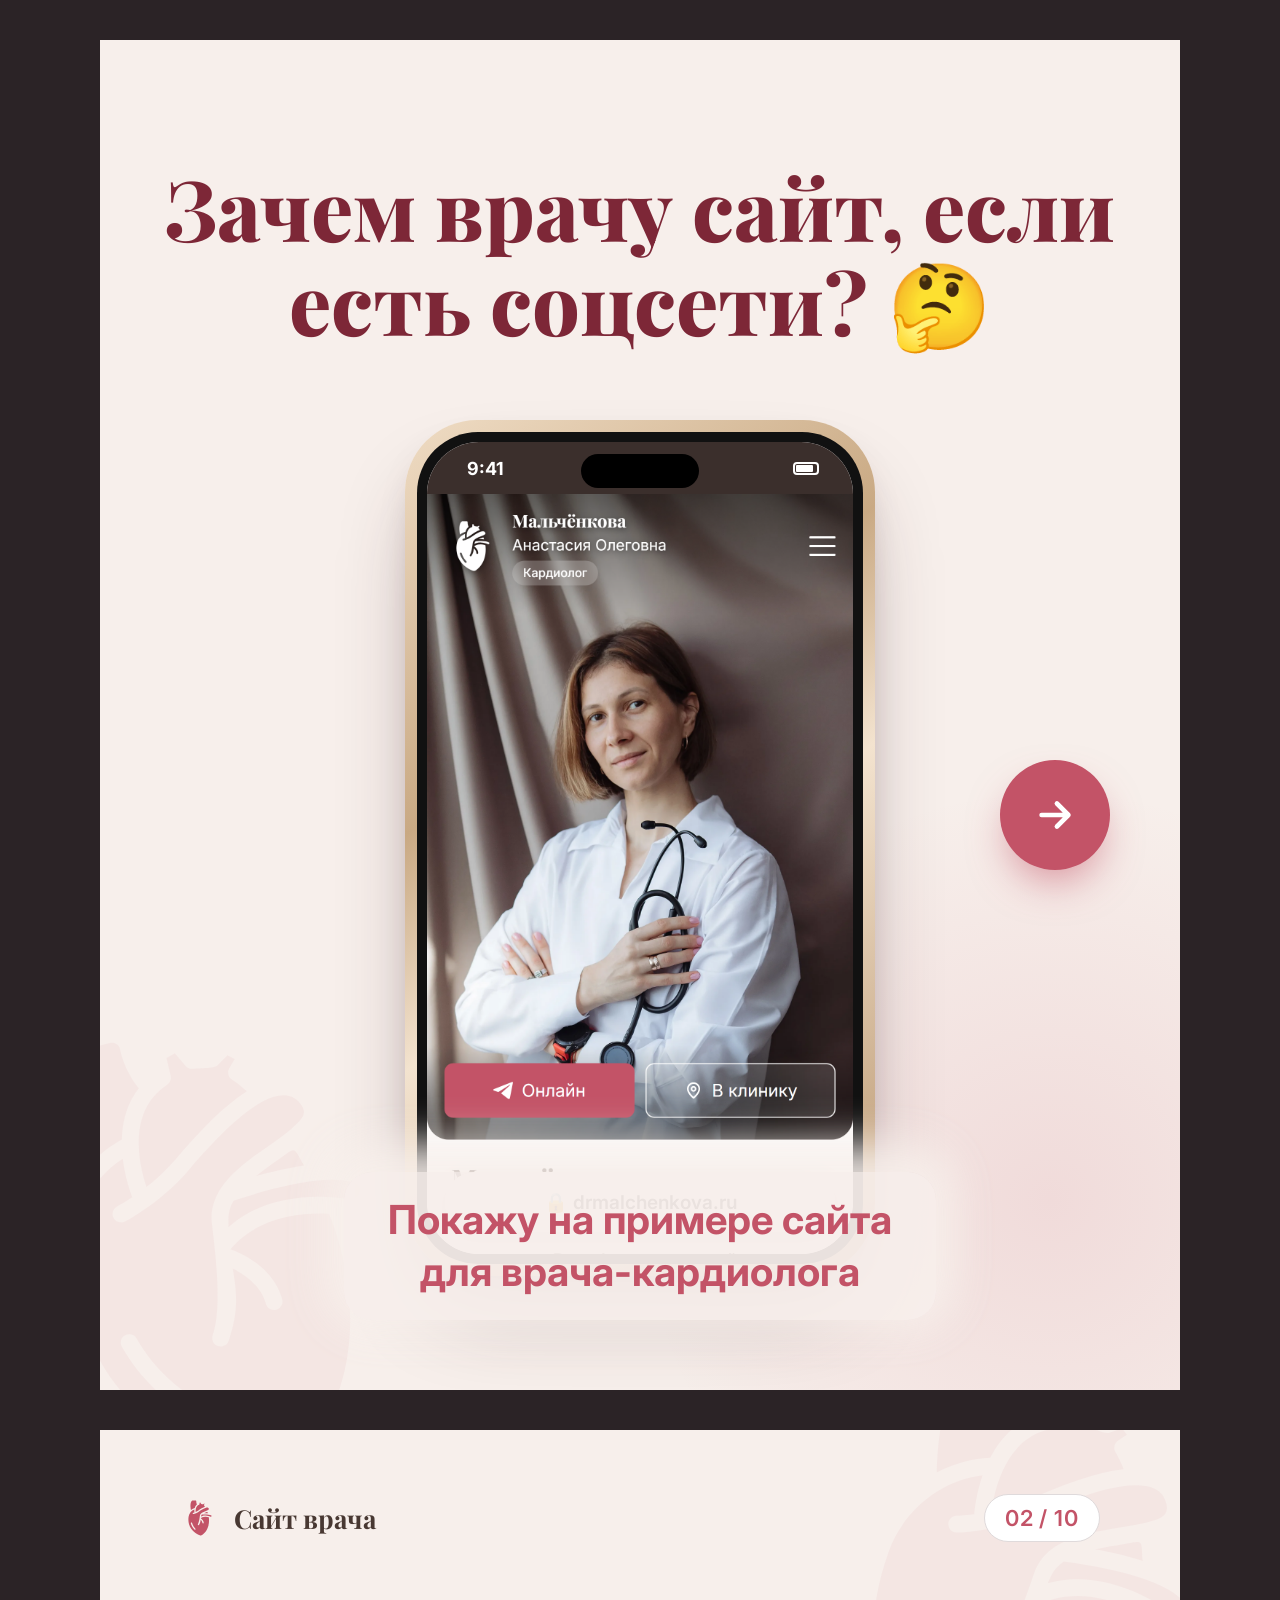
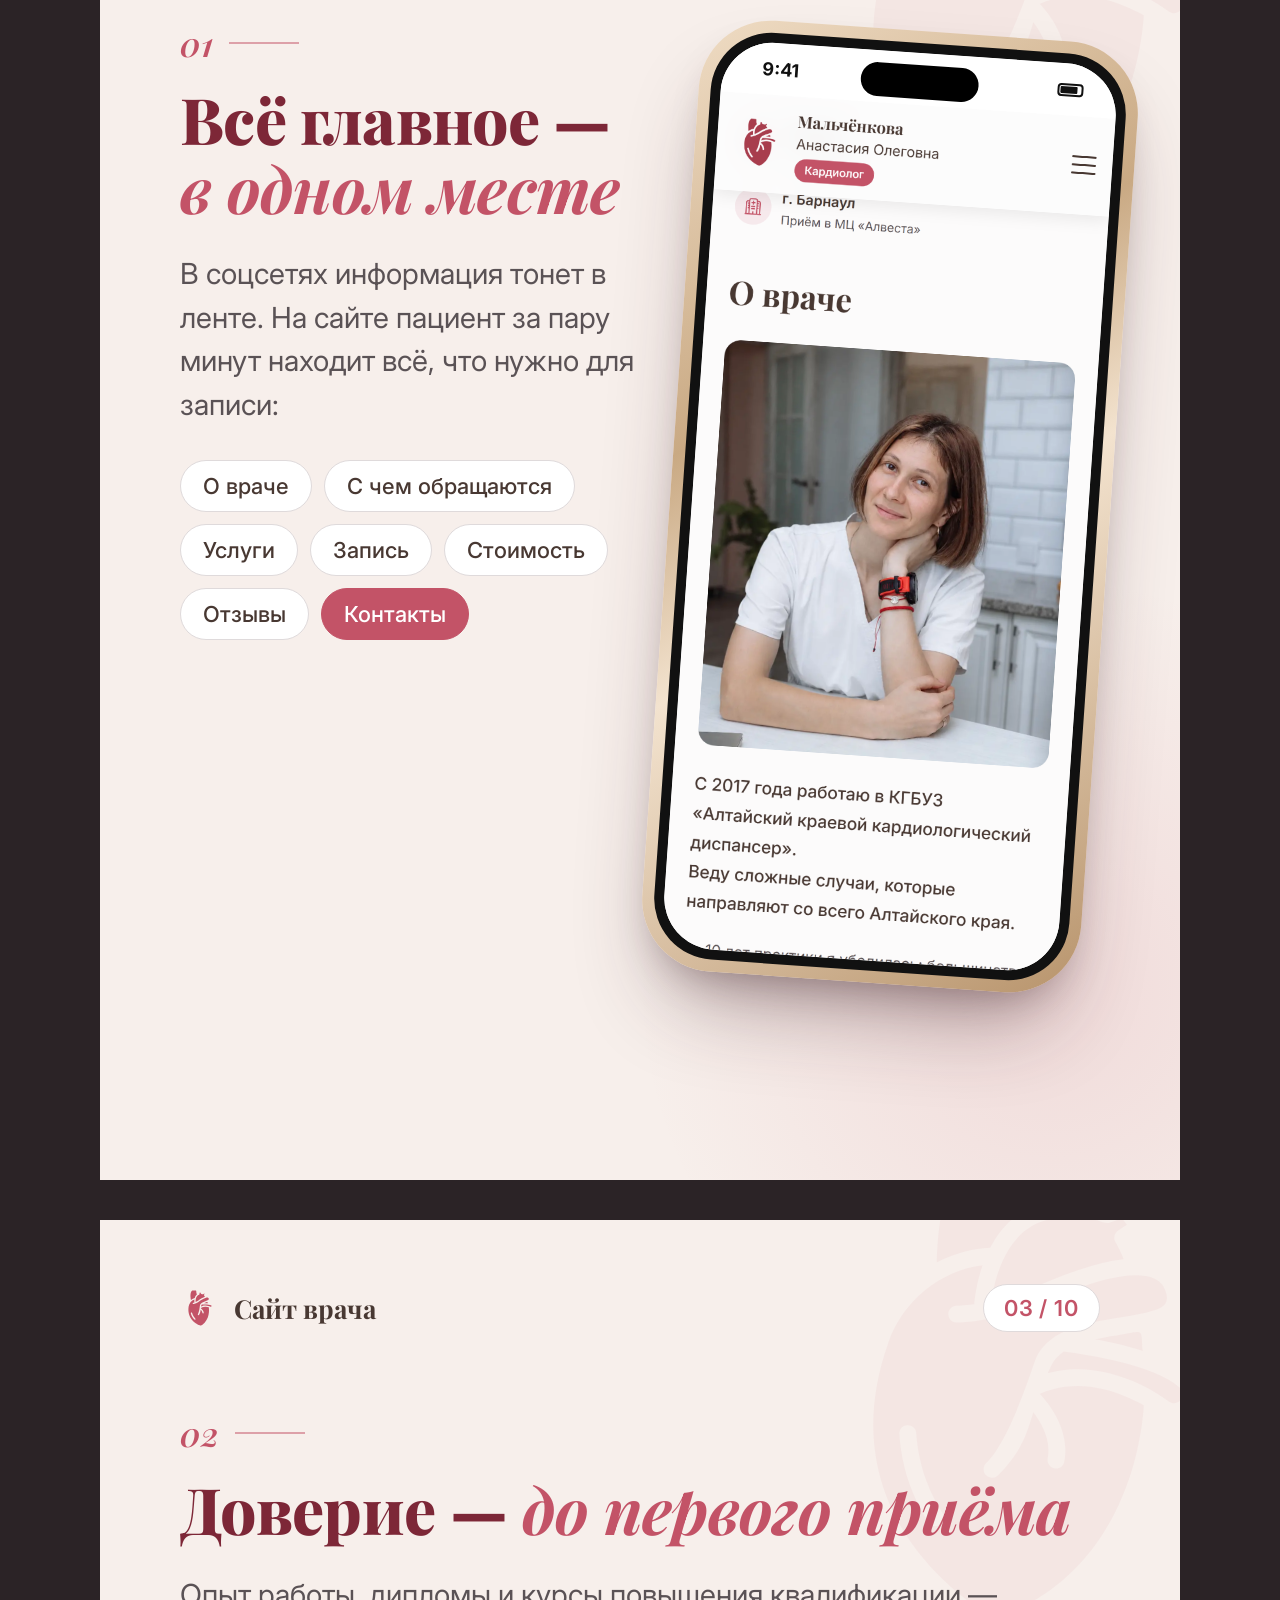
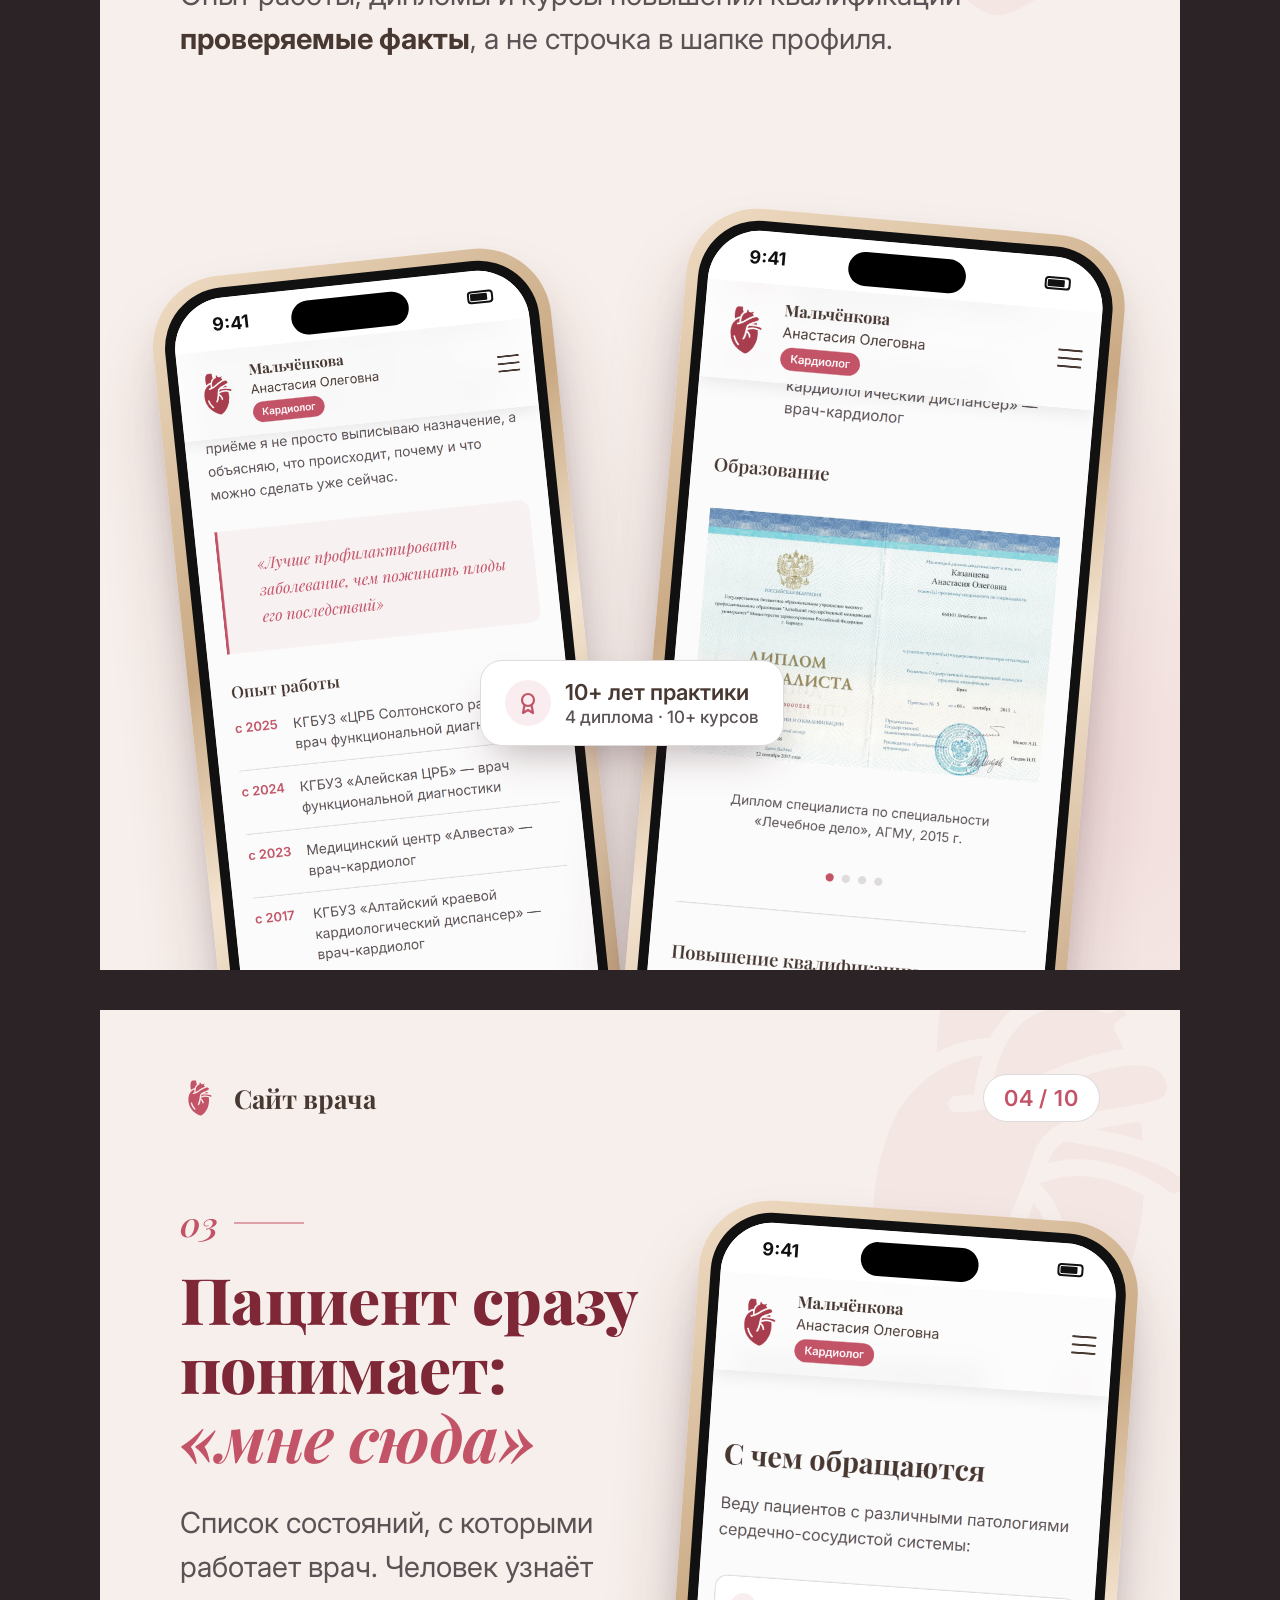
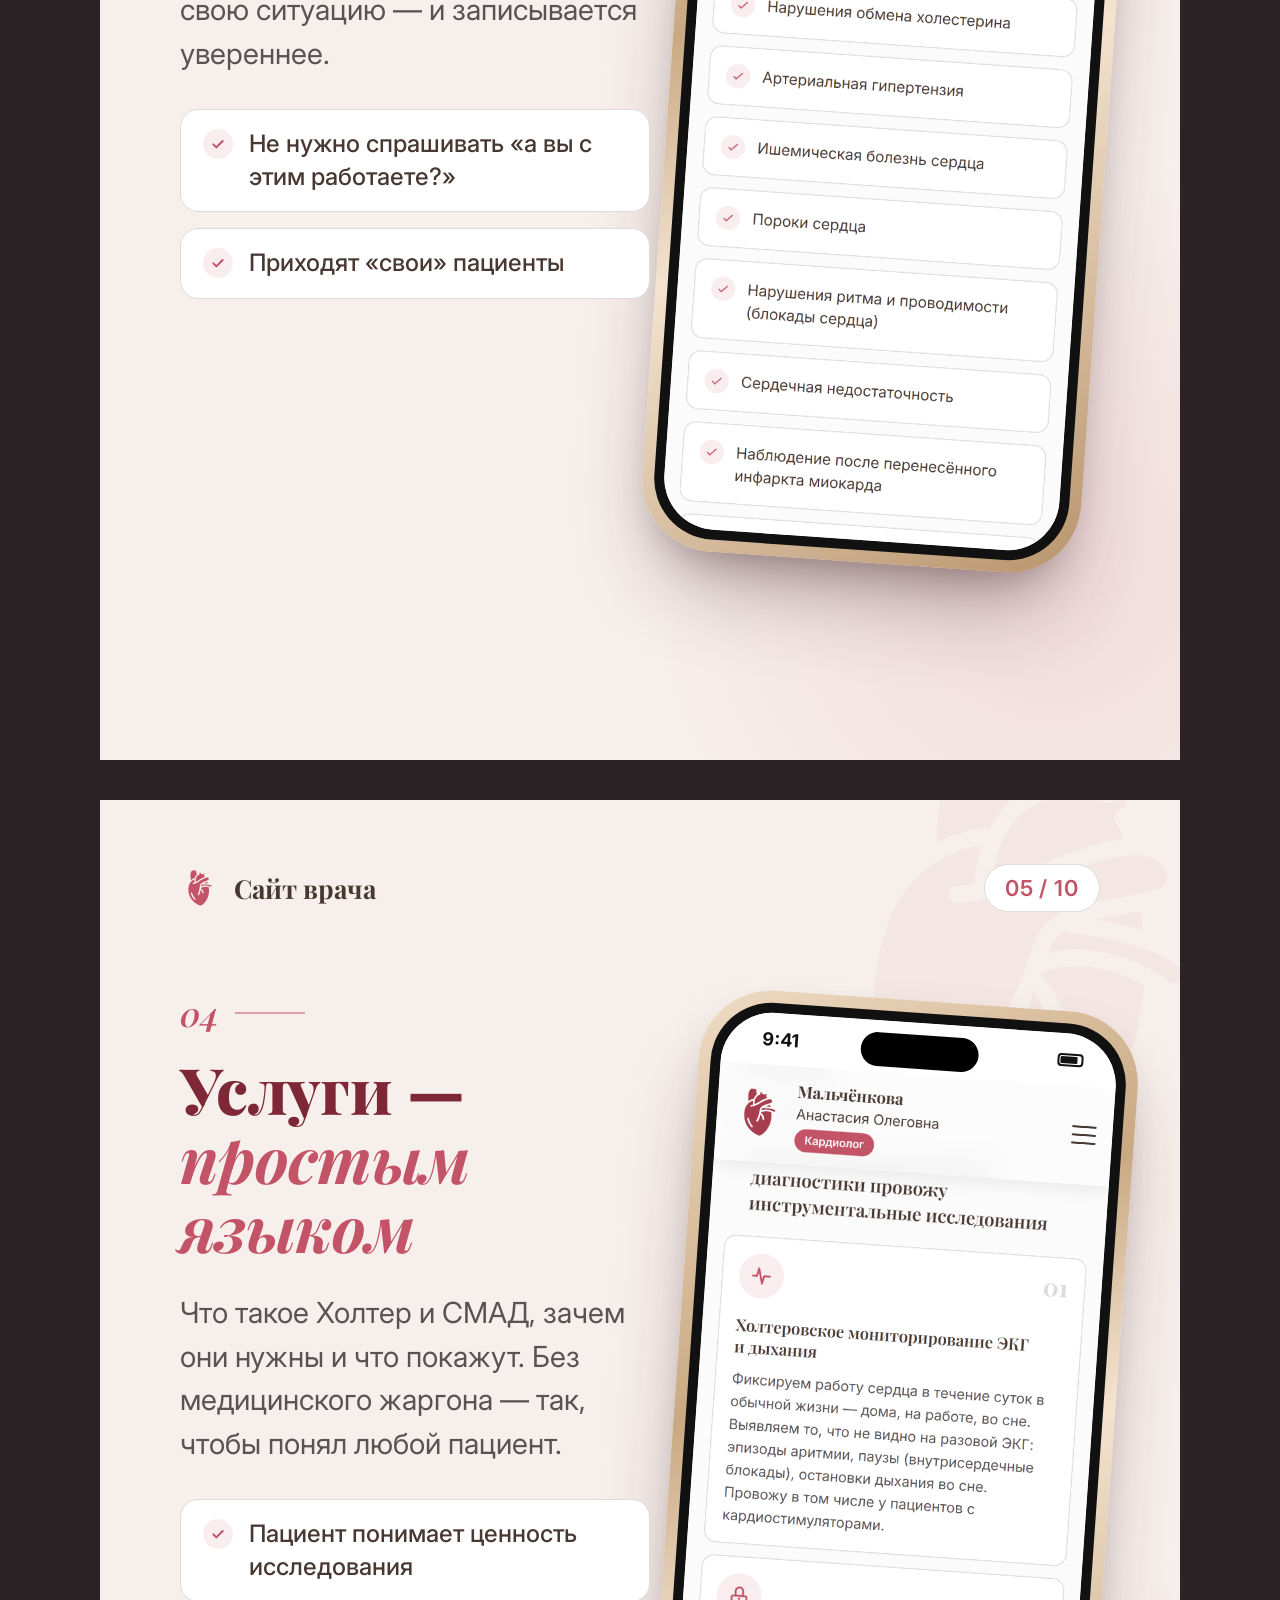
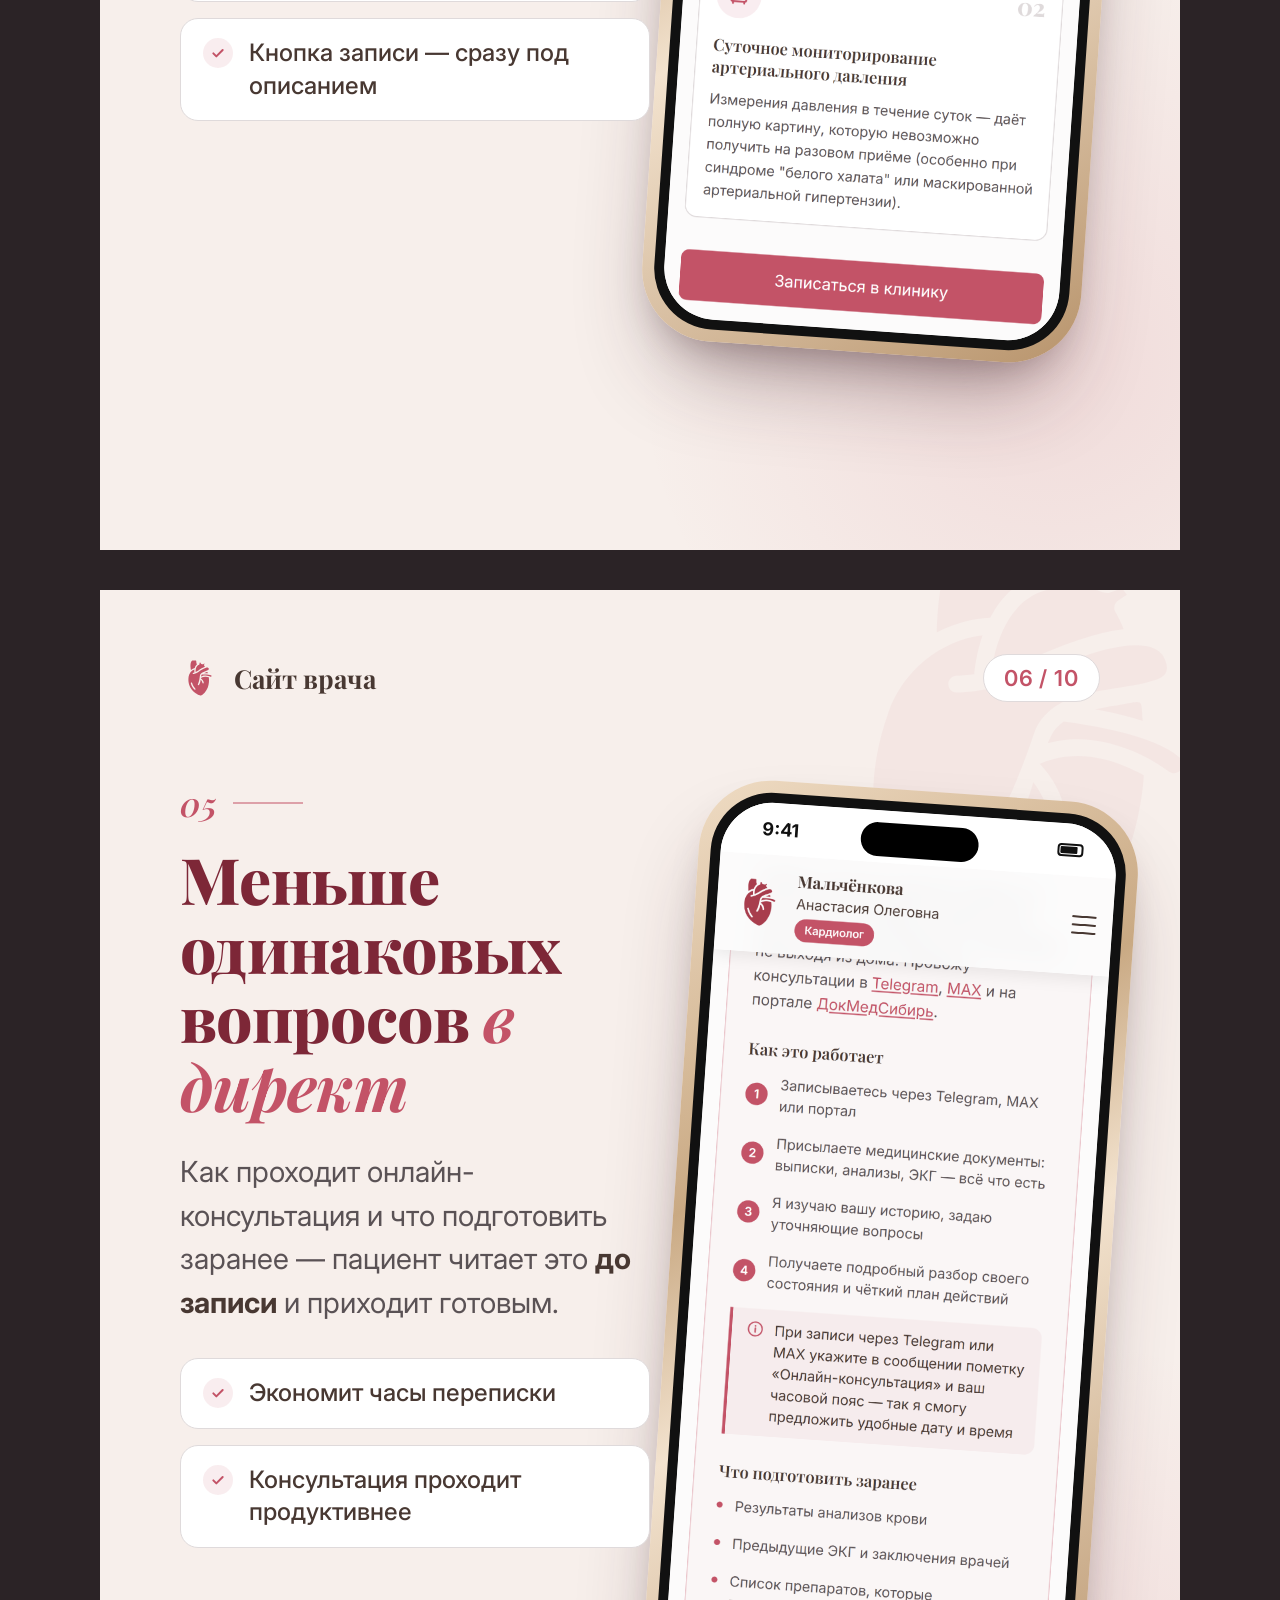
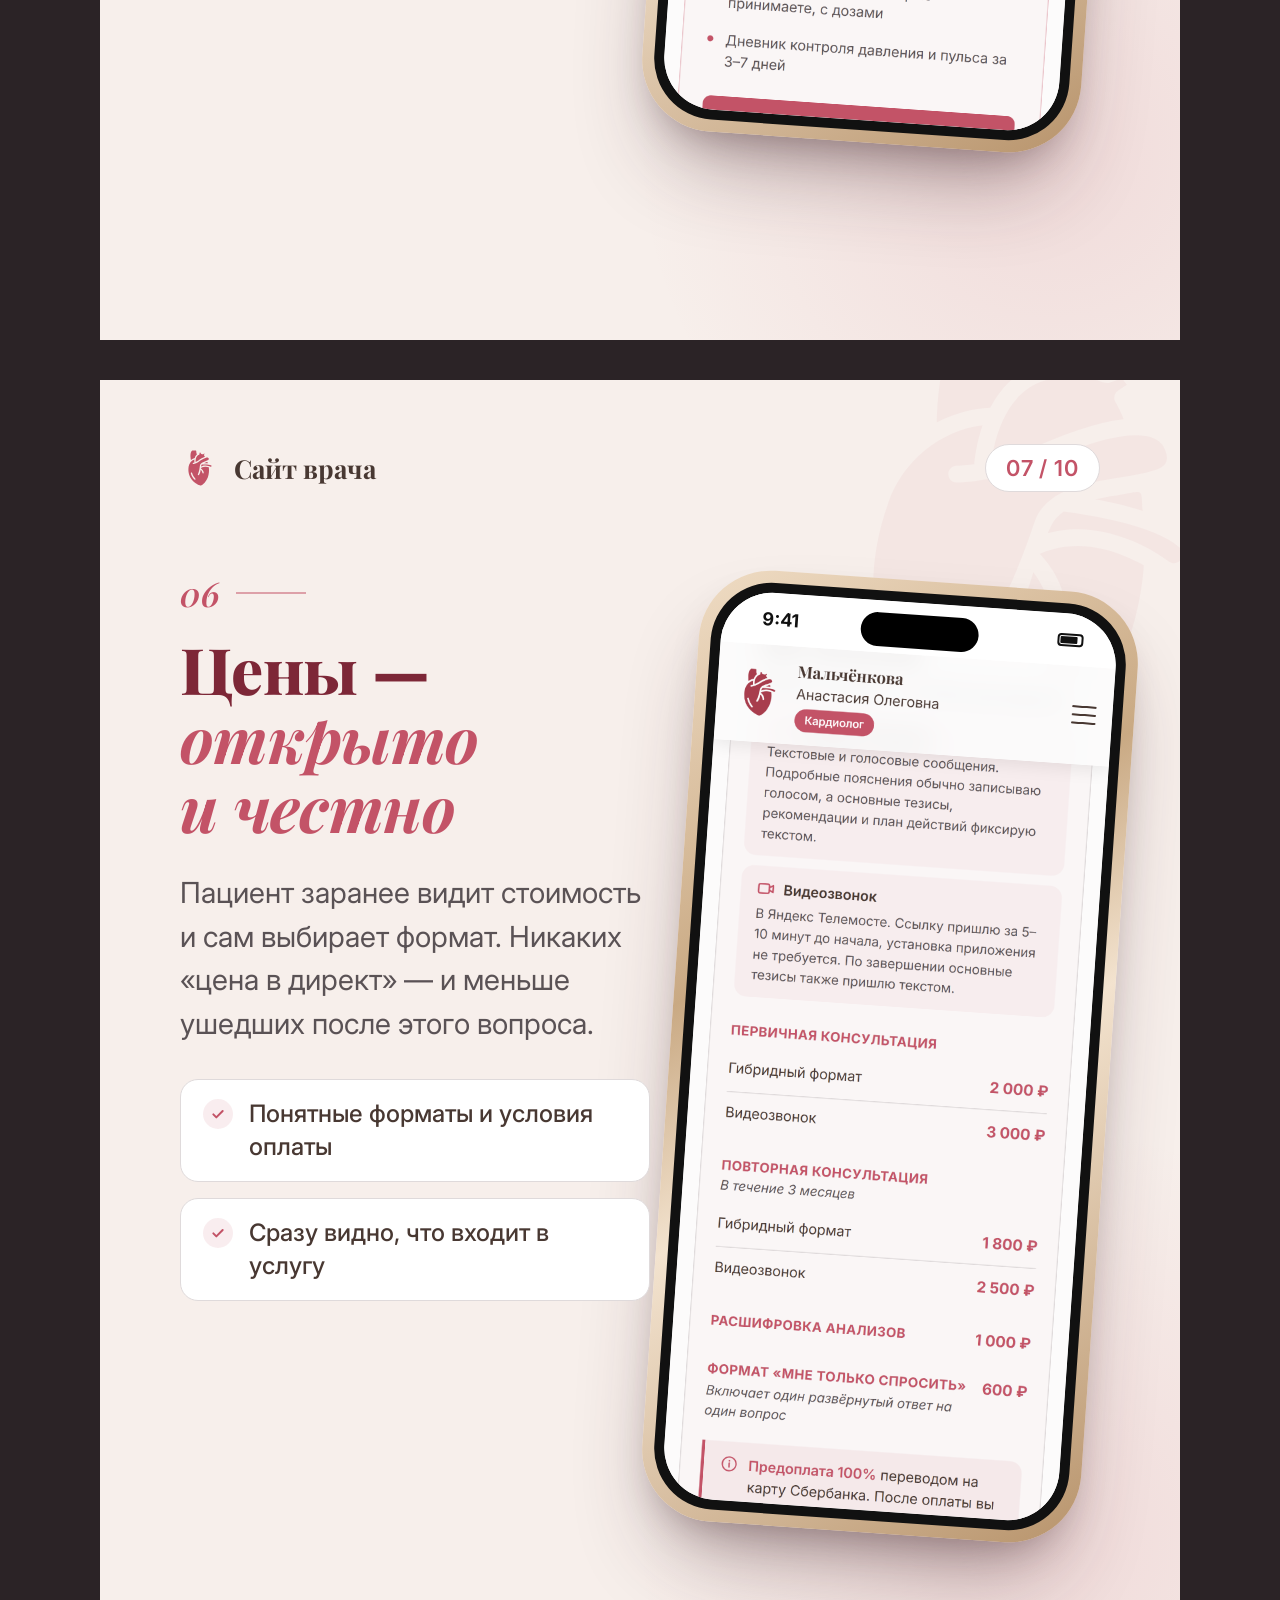
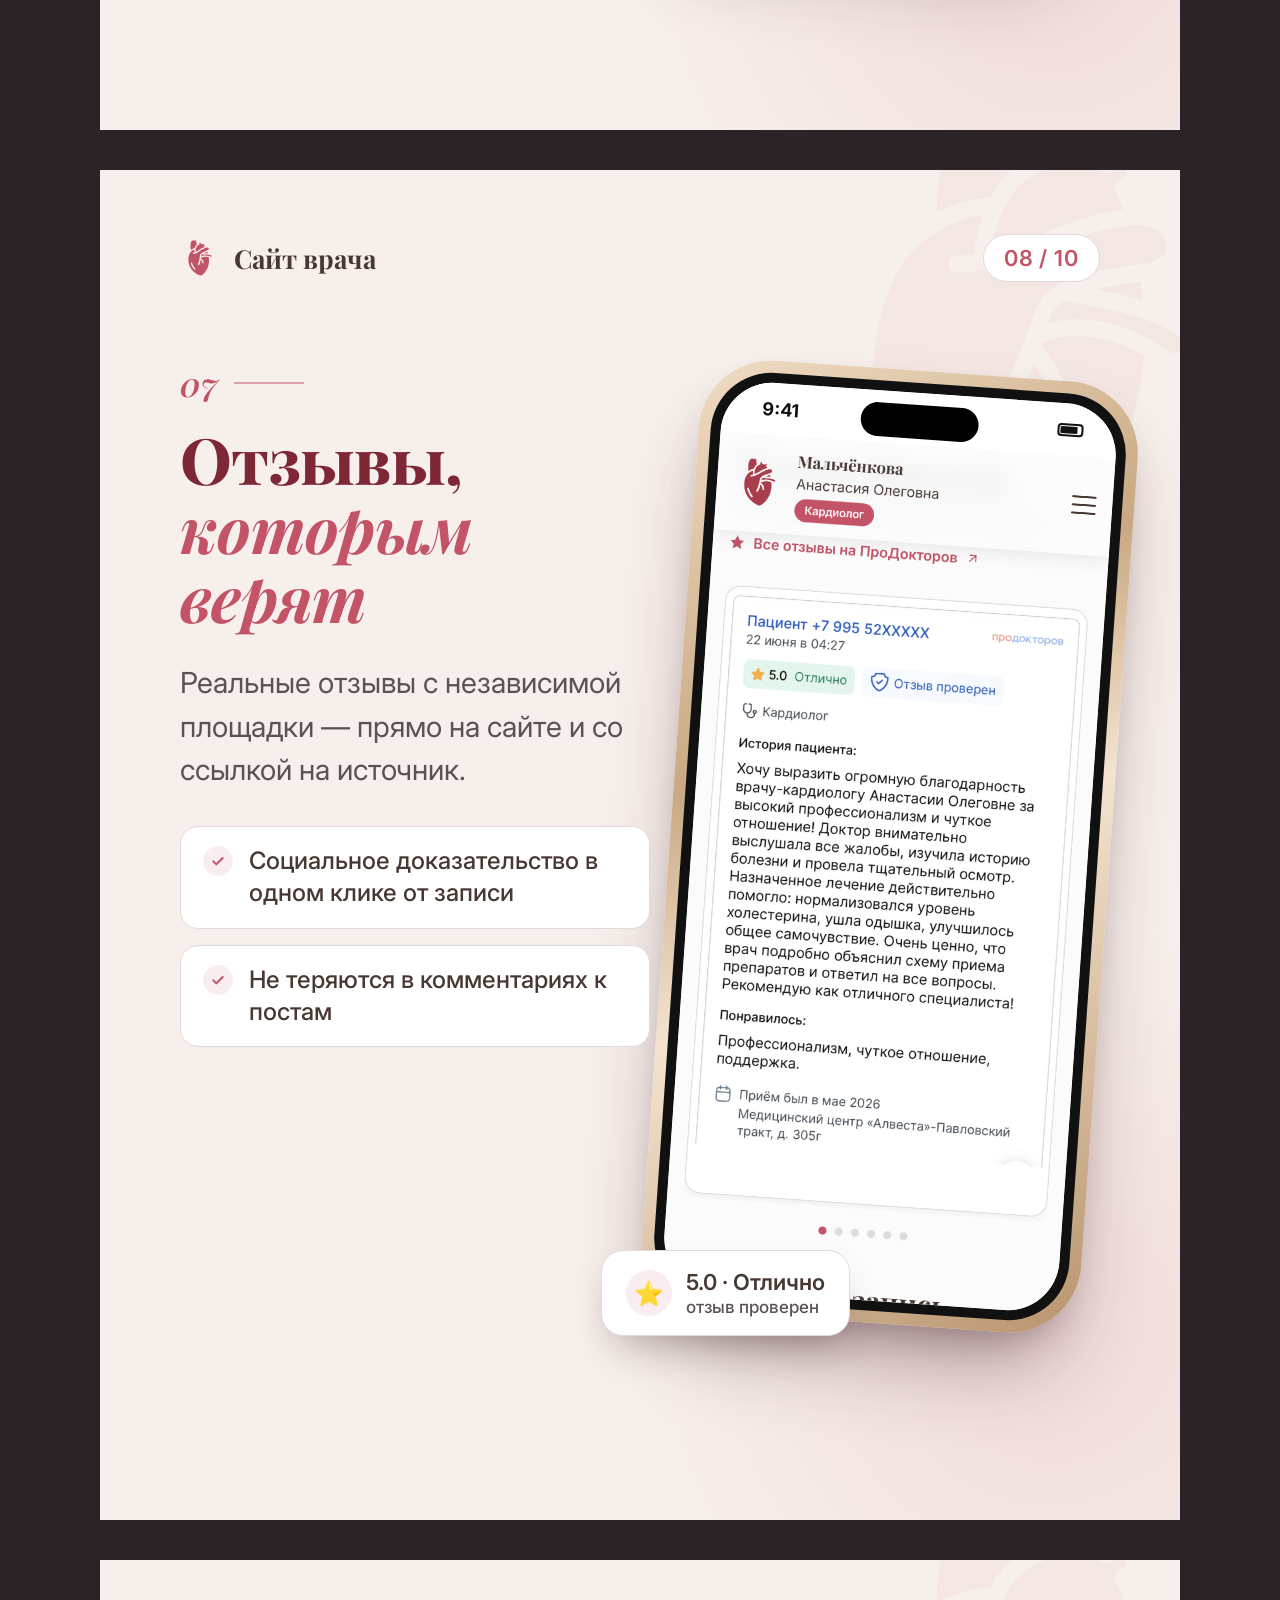
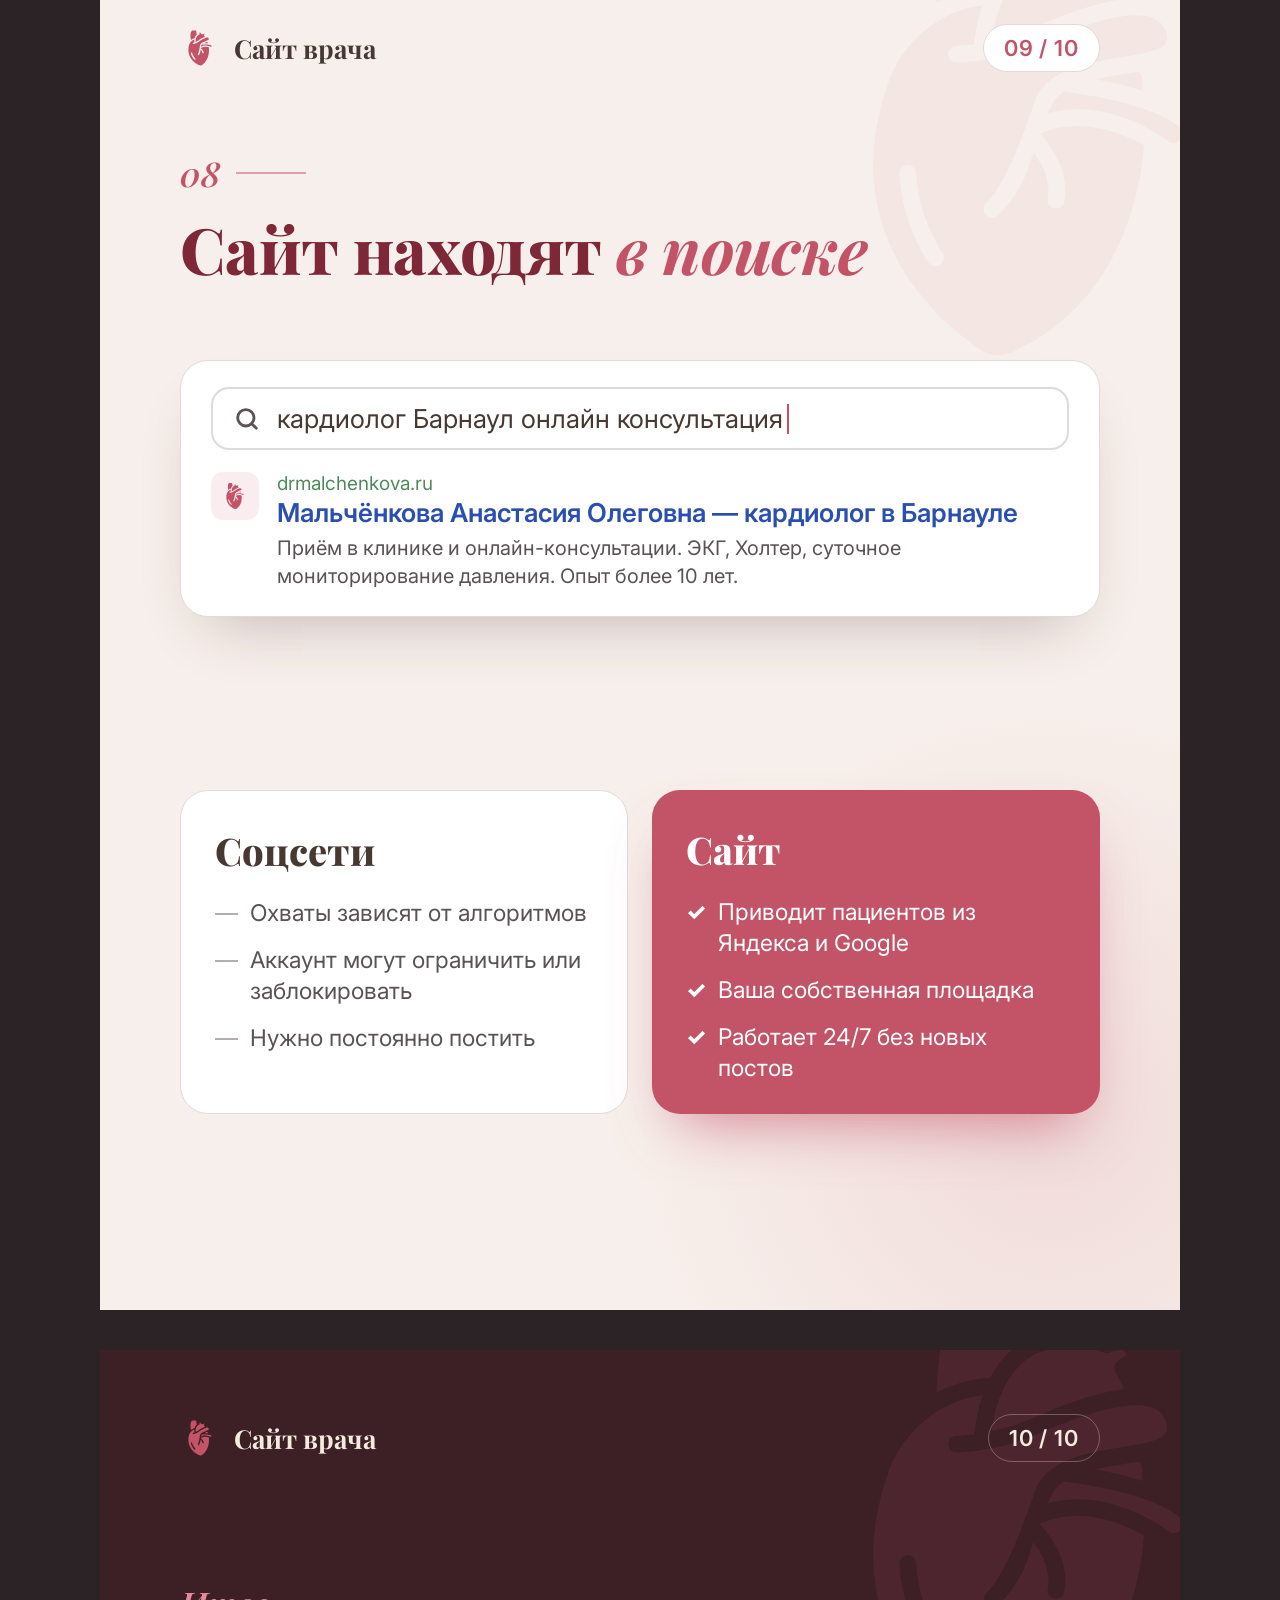
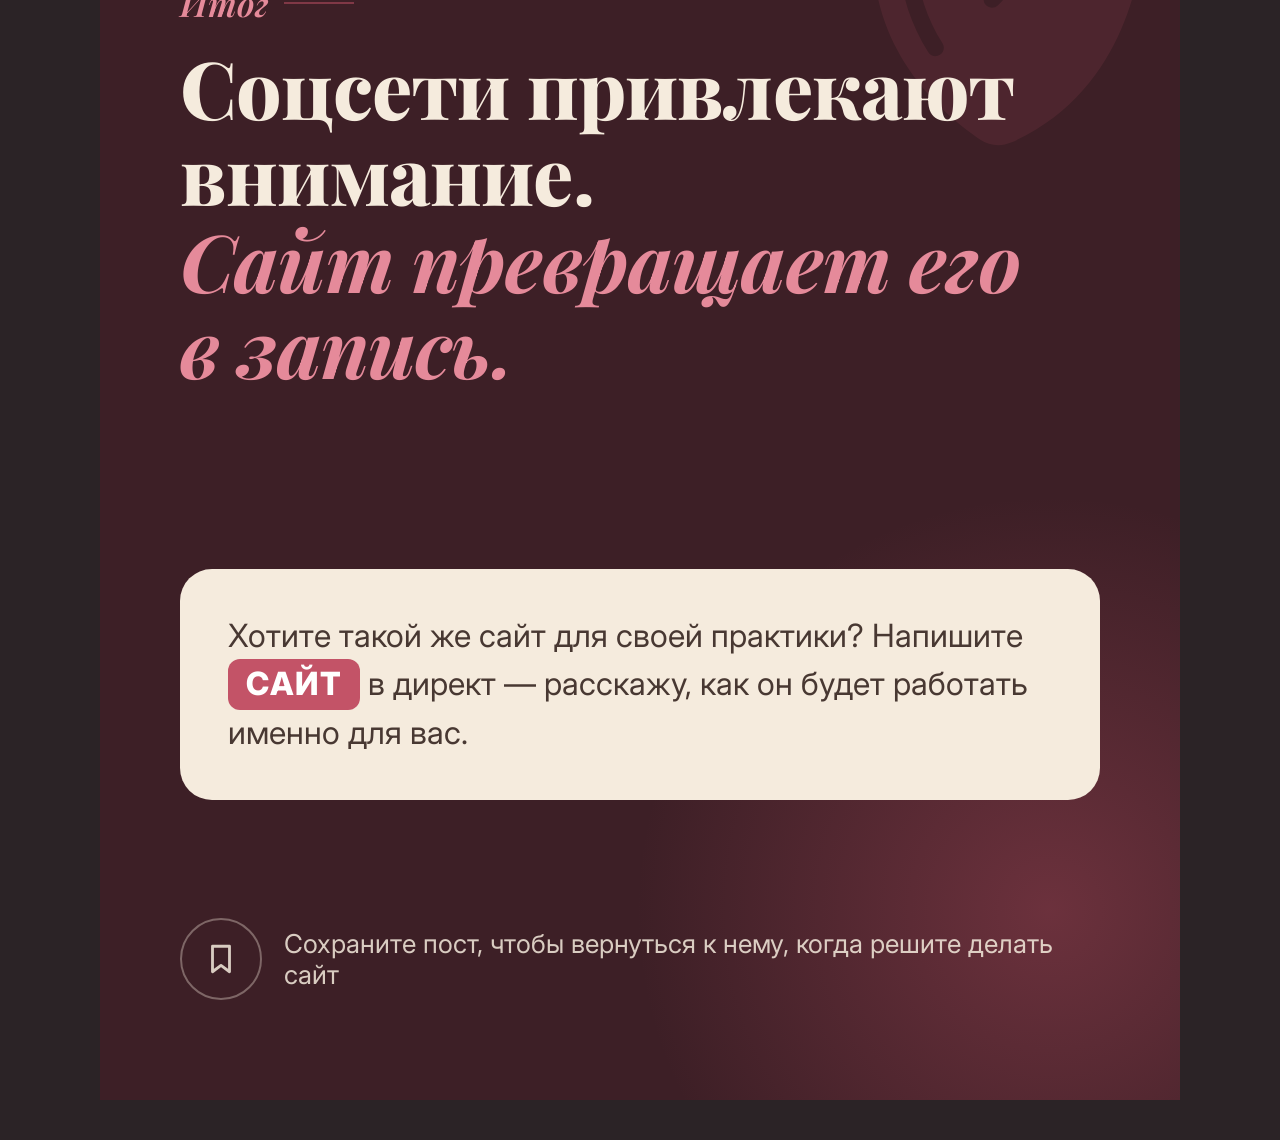
<file: instagram-carousel/carousel.html>
<!doctype html>
<html lang="ru">
<head>
<meta charset="utf-8" />
<title>Карусель: зачем врачу сайт</title>
<link rel="preconnect" href="https://fonts.googleapis.com" />
<link rel="preconnect" href="https://fonts.gstatic.com" crossorigin />
<link href="https://fonts.googleapis.com/css2?family=Inter:wght@400;500;600;700;800&family=Playfair+Display:ital,wght@0,500;0,600;0,700;0,800;1,500;1,600&display=swap" rel="stylesheet" />
<style>
  :root {
    --bg: #f7efeb;
    --bg-2: #fcfbfb;
    --primary: #c35367;
    --accent: #a83d4d;
    --wine: #7d2737;
    --text: #483832;
    --text-2: #5a5255;
    --border: #dfdadb;
    --dark: #3d1f26;
    --cream: #f5ebdd;
    --tint: rgba(195, 83, 103, 0.1);
  }
  * { box-sizing: border-box; margin: 0; padding: 0; }
  body { background: #2b2326; font-family: 'Inter', sans-serif; color: var(--text); padding: 40px; display: flex; flex-wrap: wrap; gap: 40px; justify-content: center; }
  body.export { padding: 0; gap: 0; background: var(--bg); }
  body.export .slide:not(.on) { display: none; }

  .slide { width: 1080px; height: 1350px; position: relative; overflow: hidden; background: var(--bg); flex: none; }
  .slide::before { /* мягкое свечение */
    content: ''; position: absolute; width: 900px; height: 900px; border-radius: 50%;
    background: radial-gradient(circle, rgba(195,83,103,.13), transparent 65%);
    right: -320px; bottom: -260px; pointer-events: none;
  }
  .glyph { position: absolute; width: 520px; height: 520px; opacity: .05; right: -110px; top: -90px; transform: rotate(12deg); }

  /* шапка слайда */
  .top { position: absolute; top: 64px; left: 80px; right: 80px; display: flex; justify-content: space-between; align-items: center; z-index: 3; }
  .brand { display: flex; align-items: center; gap: 14px; font-family: 'Playfair Display', serif; font-weight: 700; font-size: 26px; color: var(--text); }
  .brand img { width: 40px; height: 40px; }
  .count { font-size: 22px; font-weight: 600; color: var(--primary); letter-spacing: .04em; background: #fff; border: 1px solid var(--border); padding: 10px 20px; border-radius: 999px; }

  /* текстовая колонка */
  .text { position: absolute; left: 80px; top: 190px; width: 470px; z-index: 3; }
  .num { font-family: 'Playfair Display', serif; font-style: italic; font-weight: 600; font-size: 34px; color: var(--primary); margin-bottom: 18px; display: flex; align-items: center; gap: 16px; }
  .num::after { content: ''; width: 70px; height: 2px; background: var(--primary); opacity: .5; }
  h2 { font-family: 'Playfair Display', serif; font-weight: 800; font-size: 64px; line-height: 1.08; color: var(--wine); margin-bottom: 30px; letter-spacing: -.01em; }
  h2 em { font-style: italic; color: var(--primary); font-weight: 700; }
  .lead { font-size: 29px; line-height: 1.5; color: var(--text-2); margin-bottom: 34px; }
  .lead b { color: var(--text); font-weight: 700; }

  .points { list-style: none; display: grid; gap: 16px; }
  .points li { display: flex; gap: 16px; align-items: flex-start; background: #fff; border: 1px solid var(--border); border-radius: 18px; padding: 18px 22px; font-size: 24px; line-height: 1.35; font-weight: 500; color: var(--text); }
  .points li::before { content: ''; flex: none; width: 30px; height: 30px; margin-top: 1px; border-radius: 50%; background: var(--tint) url("data:image/svg+xml,%3Csvg xmlns='http://www.w3.org/2000/svg' viewBox='0 0 24 24' fill='none' stroke='%23c35367' stroke-width='3' stroke-linecap='round' stroke-linejoin='round'%3E%3Cpath d='M5 12.5l4.5 4.5L19 7.5'/%3E%3C/svg%3E") center/16px no-repeat; }

  .chips { display: flex; flex-wrap: wrap; gap: 12px; }
  .chip { background: #fff; border: 1px solid var(--border); border-radius: 999px; padding: 12px 22px; font-size: 22px; font-weight: 500; color: var(--text); }
  .chip.hl { background: var(--primary); border-color: var(--primary); color: #fff; }

  .note { position: absolute; left: 80px; bottom: 76px; width: 470px; z-index: 3; font-size: 22px; color: var(--text-2); display: flex; align-items: center; gap: 12px; }
  .note svg { flex: none; }

  /* телефон */
  .phone { position: absolute; z-index: 2; width: 440px; padding: 12px; border-radius: 72px;
    background: linear-gradient(145deg, #efdcc4 0%, #c9a983 35%, #f3e3cf 55%, #b8946c 100%);
    box-shadow: 0 50px 90px -30px rgba(61,31,38,.45), 0 20px 40px -20px rgba(61,31,38,.35); }
  .phone .bezel { background: #111; border-radius: 61px; padding: 10px; }
  .phone .screen { position: relative; border-radius: 52px; overflow: hidden; background: #fff; }
  .phone .status { height: 52px; background: #fff; display: flex; align-items: center; justify-content: space-between; padding: 0 34px 0 40px; font-weight: 700; font-size: 18px; color: #111; position: relative; }
  .phone .status::after { content: ''; position: absolute; left: 50%; top: 12px; transform: translateX(-50%); width: 118px; height: 34px; background: #000; border-radius: 20px; }
  .phone .status i { display: flex; gap: 6px; align-items: center; }
  .phone .status i span { display: block; width: 26px; height: 13px; border: 2px solid #111; border-radius: 4px; position: relative; }
  .phone .status i span::after { content: ''; position: absolute; inset: 1px 4px 1px 1px; background: #111; border-radius: 1px; }
  .phone .status.dark { background: #3b2f2c; color: #fff; }
  .phone .status.dark i span { border-color: #fff; } .phone .status.dark i span::after { background: #fff; }
  .phone img.shot { display: block; width: 100%; }
  .phone .url { position: absolute; left: 18px; right: 18px; bottom: 22px; height: 60px; border-radius: 30px; background: rgba(255,255,255,.92); backdrop-filter: blur(6px); box-shadow: 0 6px 20px rgba(0,0,0,.15); display: flex; align-items: center; justify-content: center; gap: 8px; font-size: 19px; font-weight: 600; color: #222; }

  .phone.right { right: 70px; top: 200px; }
  .phone.tilt { transform: rotate(4deg); }
  .phone.back { right: 300px; top: 260px; transform: rotate(-6deg); width: 400px; opacity: 1; z-index: 1; }

  /* выноска на телефоне */
  .callout { position: absolute; z-index: 4; background: #fff; border-radius: 22px; padding: 18px 24px; font-size: 22px; font-weight: 600; color: var(--text); box-shadow: 0 20px 40px -15px rgba(61,31,38,.35); display: flex; align-items: center; gap: 14px; border: 1px solid var(--border); }
  .callout .ic { width: 46px; height: 46px; border-radius: 50%; background: var(--tint); display: grid; place-items: center; flex: none; }
  .callout small { display: block; font-size: 17px; font-weight: 500; color: var(--text-2); margin-top: 2px; }

  /* ===== обложка ===== */
  .cover { text-align: center; }
  .cover h1 { position: absolute; top: 120px; left: 60px; right: 60px; font-family: 'Playfair Display', serif; font-weight: 800; font-size: 84px; line-height: 1.12; color: var(--wine); z-index: 3; }
  .cover .phone { left: 50%; top: 380px; transform: translateX(-50%); width: 470px; }
  .cover .sub { position: absolute; left: 0; right: 0; bottom: 70px; z-index: 3; }
  .cover .sub p { display: inline-block; font-size: 40px; font-weight: 700; line-height: 1.3; color: var(--primary); background: rgba(247,239,235,.94); padding: 22px 44px; border-radius: 28px; box-shadow: 0 -10px 40px 20px rgba(247,239,235,.9); }
  .swipe { position: absolute; right: 70px; top: 720px; z-index: 4; width: 110px; height: 110px; border-radius: 50%; background: var(--primary); color: #fff; display: grid; place-items: center; box-shadow: 0 20px 40px -10px rgba(195,83,103,.6); }
  .swipe-l { position: absolute; left: 70px; top: 740px; z-index: 4; transform: rotate(-8deg); }

  /* ===== поиск ===== */
  .vs { position: absolute; left: 80px; right: 80px; top: 700px; display: grid; grid-template-columns: 1fr 1fr; gap: 24px; z-index: 3; }
  .vs .col { border-radius: 28px; padding: 34px 34px 30px; }
  .vs .col h3 { font-family: 'Playfair Display', serif; font-size: 38px; font-weight: 800; margin-bottom: 22px; }
  .vs .col ul { list-style: none; display: grid; gap: 16px; }
  .vs .col li { font-size: 23px; line-height: 1.35; display: flex; gap: 12px; }
  .vs .soc { background: #fff; border: 1px solid var(--border); color: var(--text-2); }
  .vs .soc h3 { color: var(--text); }
  .vs .soc li::before { content: '—'; color: #b0a6a8; }
  .vs .site { background: var(--primary); color: #fff; box-shadow: 0 30px 60px -25px rgba(195,83,103,.7); }
  .vs .site li::before { content: '✓'; font-weight: 800; }

  .search { position: absolute; left: 80px; right: 80px; top: 440px; z-index: 3; background: #fff; border: 1px solid var(--border); border-radius: 28px; padding: 26px 30px; box-shadow: 0 30px 60px -30px rgba(61,31,38,.3); }
  .search .bar { display: flex; align-items: center; gap: 16px; border: 2px solid var(--border); border-radius: 18px; padding: 14px 20px; font-size: 26px; color: var(--text); margin-bottom: 22px; }
  .search .bar .caret { width: 2px; height: 30px; background: var(--primary); margin-left: -12px; }
  .search .res { display: flex; gap: 18px; align-items: flex-start; }
  .search .fav { width: 48px; height: 48px; border-radius: 12px; background: var(--tint); display: grid; place-items: center; flex: none; }
  .search .fav img { width: 30px; }
  .search .res small { font-size: 19px; color: #4f8a5b; }
  .search .res b { display: block; font-size: 26px; color: #2a4fb0; font-weight: 600; margin: 2px 0 6px; }
  .search .res p { font-size: 20px; color: var(--text-2); line-height: 1.4; }

  /* ===== финал ===== */
  .final { background: var(--dark); color: var(--cream); }
  .final::before { background: radial-gradient(circle, rgba(195,83,103,.35), transparent 65%); }
  .final .glyph { opacity: .12; }
  .final .brand { color: var(--cream); }
  .final .count { background: transparent; border-color: rgba(245,235,221,.3); color: var(--cream); }
  .final .big { position: absolute; left: 80px; right: 80px; top: 230px; z-index: 3; }
  .final h2 { color: var(--cream); font-size: 80px; margin-bottom: 0; }
  .final h2 em { color: #e58a9a; }
  .final .cta { position: absolute; left: 80px; right: 80px; bottom: 300px; z-index: 3; background: var(--cream); color: var(--text); border-radius: 32px; padding: 44px 48px; }
  .final .cta p { font-size: 32px; line-height: 1.45; }
  .final .cta .word { display: inline-block; background: var(--primary); color: #fff; font-weight: 800; padding: 2px 18px; border-radius: 12px; letter-spacing: .05em; }
  .final .save { position: absolute; left: 80px; right: 80px; bottom: 100px; z-index: 3; display: flex; gap: 22px; align-items: center; font-size: 26px; color: rgba(245,235,221,.85); }
  .final .save .ic { width: 82px; height: 82px; border-radius: 50%; border: 2px solid rgba(245,235,221,.35); display: grid; place-items: center; flex: none; }
</style>
</head>
<body>

<!-- 1. ОБЛОЖКА -->
<section class="slide cover">
  <img class="glyph" src="heart.svg" alt="" style="right:auto;left:-140px;top:auto;bottom:-120px;transform:rotate(-14deg)">
  <h1>Зачем врачу сайт, если есть соцсети? 🤔</h1>
  <div class="phone">
    <div class="bezel"><div class="screen">
      <div class="status dark">9:41<i><span></span></i></div>
      <img class="shot" src="shots/hero.png" alt="" style="height:760px;object-fit:cover;object-position:top">
      <div class="url">🔒 drmalchenkova.ru</div>
    </div></div>
  </div>
  <div class="swipe"><svg width="46" height="46" viewBox="0 0 24 24" fill="none" stroke="currentColor" stroke-width="2.4" stroke-linecap="round" stroke-linejoin="round"><path d="M5 12h14M13 6l6 6-6 6"/></svg></div>
  <div class="sub"><p>Покажу на примере сайта<br>для врача-кардиолога</p></div>
</section>

<!-- 2. ВСЁ В ОДНОМ МЕСТЕ -->
<section class="slide">
  <img class="glyph" src="heart.svg" alt="">
  <div class="top"><div class="brand"><img src="heart.svg" alt="">Сайт врача</div><div class="count">02 / 10</div></div>
  <div class="text">
    <div class="num">01</div>
    <h2>Всё главное — <em>в одном месте</em></h2>
    <p class="lead">В соцсетях информация тонет в ленте. На сайте пациент за&nbsp;пару минут находит всё, что нужно для записи:</p>
    <div class="chips">
      <span class="chip">О враче</span><span class="chip">С чем обращаются</span><span class="chip">Услуги</span><span class="chip">Запись</span><span class="chip">Стоимость</span><span class="chip">Отзывы</span><span class="chip hl">Контакты</span>
    </div>
  </div>
  <div class="phone right tilt">
    <div class="bezel"><div class="screen">
      <div class="status">9:41<i><span></span></i></div>
      <img class="shot" src="shots/about.png" alt="">
    </div></div>
  </div>
</section>

<!-- 3. ДОВЕРИЕ -->
<section class="slide">
  <img class="glyph" src="heart.svg" alt="">
  <div class="top"><div class="brand"><img src="heart.svg" alt="">Сайт врача</div><div class="count">03 / 10</div></div>
  <div class="text" style="width:920px">
    <div class="num">02</div>
    <h2>Доверие — <em>до первого приёма</em></h2>
    <p class="lead" style="width:900px">Опыт работы, дипломы и курсы повышения квалификации — <b>проверяемые факты</b>, а не строчка в шапке профиля.</p>
  </div>
  <div class="phone back" style="left:90px;right:auto;top:640px">
    <div class="bezel"><div class="screen">
      <div class="status">9:41<i><span></span></i></div>
      <img class="shot" src="shots/exp.png" alt="">
    </div></div>
  </div>
  <div class="phone" style="right:90px;top:600px;transform:rotate(5deg)">
    <div class="bezel"><div class="screen">
      <div class="status">9:41<i><span></span></i></div>
      <img class="shot" src="shots/edu.png" alt="">
    </div></div>
  </div>
  <div class="callout" style="left:380px;top:1040px">
    <div class="ic"><svg width="24" height="24" viewBox="0 0 24 24" fill="none" stroke="#c35367" stroke-width="2.2" stroke-linecap="round" stroke-linejoin="round"><circle cx="12" cy="9" r="6"/><path d="M8.5 14 7 22l5-3 5 3-1.5-8"/></svg></div>
    <div>10+ лет практики<small>4 диплома · 10+ курсов</small></div>
  </div>
</section>

<!-- 4. С ЧЕМ ОБРАЩАЮТСЯ -->
<section class="slide">
  <img class="glyph" src="heart.svg" alt="">
  <div class="top"><div class="brand"><img src="heart.svg" alt="">Сайт врача</div><div class="count">04 / 10</div></div>
  <div class="text">
    <div class="num">03</div>
    <h2>Пациент сразу понимает: <em>«мне сюда»</em></h2>
    <p class="lead">Список состояний, с которыми работает врач. Человек узнаёт свою ситуацию — и&nbsp;записывается увереннее.</p>
    <ul class="points">
      <li>Не нужно спрашивать «а вы с этим работаете?»</li>
      <li>Приходят «свои» пациенты</li>
    </ul>
  </div>
  <div class="phone right tilt">
    <div class="bezel"><div class="screen">
      <div class="status">9:41<i><span></span></i></div>
      <img class="shot" src="shots/symptoms.png" alt="">
    </div></div>
  </div>
</section>

<!-- 5. УСЛУГИ -->
<section class="slide">
  <img class="glyph" src="heart.svg" alt="">
  <div class="top"><div class="brand"><img src="heart.svg" alt="">Сайт врача</div><div class="count">05 / 10</div></div>
  <div class="text">
    <div class="num">04</div>
    <h2>Услуги — <em>простым языком</em></h2>
    <p class="lead">Что такое Холтер и СМАД, зачем они нужны и что покажут. Без медицинского жаргона — так, чтобы понял любой пациент.</p>
    <ul class="points">
      <li>Пациент понимает ценность исследования</li>
      <li>Кнопка записи — сразу под описанием</li>
    </ul>
  </div>
  <div class="phone right tilt">
    <div class="bezel"><div class="screen">
      <div class="status">9:41<i><span></span></i></div>
      <img class="shot" src="shots/services.png" alt="">
    </div></div>
  </div>
</section>

<!-- 6. ЗАПИСЬ -->
<section class="slide">
  <img class="glyph" src="heart.svg" alt="">
  <div class="top"><div class="brand"><img src="heart.svg" alt="">Сайт врача</div><div class="count">06 / 10</div></div>
  <div class="text">
    <div class="num">05</div>
    <h2>Меньше одинаковых вопросов <em>в директ</em></h2>
    <p class="lead">Как проходит онлайн-консультация и что подготовить заранее — пациент читает это <b>до записи</b> и&nbsp;приходит готовым.</p>
    <ul class="points">
      <li>Экономит часы переписки</li>
      <li>Консультация проходит продуктивнее</li>
    </ul>
  </div>
  <div class="phone right tilt">
    <div class="bezel"><div class="screen">
      <div class="status">9:41<i><span></span></i></div>
      <img class="shot" src="shots/appt2.png" alt="">
    </div></div>
  </div>
</section>

<!-- 7. ЦЕНЫ -->
<section class="slide">
  <img class="glyph" src="heart.svg" alt="">
  <div class="top"><div class="brand"><img src="heart.svg" alt="">Сайт врача</div><div class="count">07 / 10</div></div>
  <div class="text">
    <div class="num">06</div>
    <h2>Цены — <em>открыто и&nbsp;честно</em></h2>
    <p class="lead">Пациент заранее видит стоимость и сам выбирает формат. Никаких «цена в&nbsp;директ» — и меньше ушедших после этого вопроса.</p>
    <ul class="points">
      <li>Понятные форматы и условия оплаты</li>
      <li>Сразу видно, что входит в услугу</li>
    </ul>
  </div>
  <div class="phone right tilt">
    <div class="bezel"><div class="screen">
      <div class="status">9:41<i><span></span></i></div>
      <img class="shot" src="shots/pricing2.png" alt="">
    </div></div>
  </div>
</section>

<!-- 8. ОТЗЫВЫ -->
<section class="slide">
  <img class="glyph" src="heart.svg" alt="">
  <div class="top"><div class="brand"><img src="heart.svg" alt="">Сайт врача</div><div class="count">08 / 10</div></div>
  <div class="text">
    <div class="num">07</div>
    <h2>Отзывы, <em>которым верят</em></h2>
    <p class="lead">Реальные отзывы с независимой площадки — прямо на сайте и со ссылкой на источник.</p>
    <ul class="points">
      <li>Социальное доказательство в одном клике от записи</li>
      <li>Не теряются в комментариях к постам</li>
    </ul>
  </div>
  <div class="phone right tilt">
    <div class="bezel"><div class="screen">
      <div class="status">9:41<i><span></span></i></div>
      <img class="shot" src="shots/reviews.png" alt="">
    </div></div>
  </div>
  <div class="callout" style="right:330px;top:1080px">
    <div class="ic" style="font-size:24px">⭐</div>
    <div>5.0 · Отлично<small>отзыв проверен</small></div>
  </div>
</section>

<!-- 9. ПОИСК И НЕЗАВИСИМОСТЬ -->
<section class="slide">
  <img class="glyph" src="heart.svg" alt="">
  <div class="top"><div class="brand"><img src="heart.svg" alt="">Сайт врача</div><div class="count">09 / 10</div></div>
  <div class="text" style="width:920px">
    <div class="num">08</div>
    <h2>Сайт находят <em>в поиске</em></h2>
  </div>
  <div class="search" style="top:400px">
    <div class="bar">
      <svg width="28" height="28" viewBox="0 0 24 24" fill="none" stroke="#5a5255" stroke-width="2.4" stroke-linecap="round"><circle cx="11" cy="11" r="7"/><path d="m20 20-4-4"/></svg>
      кардиолог Барнаул онлайн консультация<span class="caret"></span>
    </div>
    <div class="res">
      <div class="fav"><img src="heart.svg" alt=""></div>
      <div>
        <small>drmalchenkova.ru</small>
        <b>Мальчёнкова Анастасия Олеговна — кардиолог в Барнауле</b>
        <p>Приём в клинике и онлайн-консультации. ЭКГ, Холтер, суточное мониторирование давления. Опыт более 10 лет.</p>
      </div>
    </div>
  </div>
  <div class="vs" style="top:830px">
    <div class="col soc">
      <h3>Соцсети</h3>
      <ul><li>Охваты зависят от алгоритмов</li><li>Аккаунт могут ограничить или заблокировать</li><li>Нужно постоянно постить</li></ul>
    </div>
    <div class="col site">
      <h3>Сайт</h3>
      <ul><li>Приводит пациентов из Яндекса и Google</li><li>Ваша собственная площадка</li><li>Работает 24/7 без новых постов</li></ul>
    </div>
  </div>
</section>

<!-- 10. ФИНАЛ -->
<section class="slide final">
  <img class="glyph" src="heart.svg" alt="">
  <div class="top"><div class="brand"><img src="heart.svg" alt="">Сайт врача</div><div class="count">10 / 10</div></div>
  <div class="big">
    <div class="num" style="color:#e58a9a">Итог</div>
    <h2>Соцсети привлекают внимание.<br><em>Сайт превращает его в&nbsp;запись.</em></h2>
  </div>
  <div class="cta">
    <p>Хотите такой же сайт для своей практики? Напишите <span class="word">САЙТ</span> в&nbsp;директ — расскажу, как он будет работать именно для вас.</p>
  </div>
  <div class="save">
    <div class="ic"><svg width="34" height="34" viewBox="0 0 24 24" fill="none" stroke="currentColor" stroke-width="2" stroke-linejoin="round"><path d="M6 3h12v18l-6-4.5L6 21z"/></svg></div>
    Сохраните пост, чтобы вернуться к нему, когда решите делать сайт
  </div>
</section>

<script>
  // ?s=N — показать только N-й слайд (для экспорта в PNG)
  const n = +new URLSearchParams(location.search).get('s')
  if (n) {
    document.body.classList.add('export')
    document.querySelectorAll('.slide')[n - 1]?.classList.add('on')
  }
</script>
</body>
</html>
</file>
<file: css/main.css>
@charset "UTF-8";
/**************************/
/* BREAKPOINTS */
/**************************/
/**************************/
/* COLORS */
/**************************/
/**************************/
/* FONT_FAMILY */
/**************************/
/**************************/
/* TRANSITIONS */
/**************************/
/**************************/
/* FUNCTIONS */
/**************************/
*,
*::before,
*::after {
  margin: 0;
  padding: 0;
  box-sizing: inherit;
}

html {
  box-sizing: border-box;
  overflow-anchor: none;
  scroll-behavior: smooth;
}
@media (min-width: 48em) {
  html {
    font-size: 106.25%;
  }
}
@media (min-width: 80em) {
  html {
    font-size: 112.5%;
  }
}

body {
  font-family: "Inter", sans-serif;
  font-weight: 400;
  line-height: 1.5;
  color: #483832;
  background-color: #fcfbfb;
  background-size: cover;
  background-repeat: no-repeat;
  min-height: 100vh;
}

body.menu-open {
  overflow: hidden;
  position: fixed;
  width: 100%;
}

h1,
h2,
h3,
h4,
h5,
h6 {
  font-family: "Playfair Display", serif;
}

a {
  text-decoration: none;
}

.header {
  position: fixed;
  top: 0;
  left: 0;
  width: 100%;
  background-color: #fcfbfb;
  border-bottom: 1px solid #dfdadb;
  z-index: 100;
  transition: box-shadow 0.3s ease, background-color 0.3s ease, border-color 0.3s ease;
}
.header.is-scrolled {
  box-shadow: 0 0.25rem 1rem rgba(0, 0, 0, 0.08);
  background-color: rgba(252, 251, 251, 0.85);
  backdrop-filter: blur(12px);
  -webkit-backdrop-filter: blur(12px);
}
.header.is-scrolled.is-over-footer {
  background-color: rgba(252, 251, 251, 0.96);
}
.header__container {
  display: flex;
  align-items: center;
  justify-content: space-between;
  padding: 0.75rem 1rem;
  min-height: 5rem;
  transition: min-height 0.3s, padding 0.3s ease, min-height 0.3s ease;
}
@media (min-width: 48em) {
  .header__container {
    padding: 0.875rem 2rem;
  }
}
@media (min-width: 80em) {
  .header__container {
    padding: 1rem 2.5rem;
  }
}
.header__logo {
  display: flex;
  align-items: center;
  gap: 0.625rem;
}
@media (hover: hover) and (pointer: fine) {
  .header__logo:hover .header__logo-icon {
    color: #c35367;
    transform: scale(1.08);
  }
  .header__logo:hover .header__logo-name,
  .header__logo:hover .header__logo-title {
    color: #c35367;
  }
}
.header__logo-icon {
  color: #a83d4d;
  width: 3.25rem;
  height: 3.25rem;
  -o-object-fit: contain;
     object-fit: contain;
  flex-shrink: 0;
  transition: color 0.2s ease, transform 0.2s ease;
}
@media (min-width: 80em) {
  .header__logo-icon {
    width: 3.875rem;
    height: 3.875rem;
  }
}
.header__logo-text {
  display: flex;
  flex-direction: column;
}
.header__logo-name, .header__logo-title {
  color: #483832;
  transition: color 0.2s ease;
}
.header__logo-name {
  font-family: "Playfair Display", serif;
  font-size: 1rem;
  font-weight: 700;
}
@media (min-width: 80em) {
  .header__logo-name {
    font-size: 1.25rem;
  }
}
.header__logo-title {
  font-size: 0.875rem;
}
.header__logo-spec {
  display: inline-block;
  width: -moz-fit-content;
  width: fit-content;
  margin-top: 0.25rem;
  font-size: 0.6875rem;
  font-weight: 500;
  padding: 0.1875rem 0.625rem;
  border-radius: 999px;
  background-color: #c35367;
  color: #fff;
  transition: background-color 0.2s;
}
@media (min-width: 48em) {
  .header__logo-spec {
    display: block;
    margin-top: 0;
    padding: 0;
    background-color: transparent;
    border-radius: 0;
    color: #5a5255;
    font-size: 0.75rem;
    font-weight: 400;
  }
}
.header__burger {
  display: flex;
  background: none;
  border: none;
  cursor: pointer;
  width: 24px;
  height: 18px;
  position: relative;
  padding: 0;
}
@media (min-width: 80em) {
  .header__burger {
    display: none;
  }
}
.header__burger::before, .header__burger::after {
  content: "";
  position: absolute;
  width: 24px;
  height: 2px;
  background-color: #483832;
  border-radius: 2px;
  left: 0;
  transition: transform 0.3s, box-shadow 0.3s, background-color 0.3s;
}
.header__burger::before {
  top: 0;
  box-shadow: 0 8px 0 #483832;
}
.header__burger::after {
  top: 16px;
}
.header__burger.is-active::before {
  transform: translateY(8px) rotate(45deg);
  box-shadow: none;
}
.header__burger.is-active::after {
  transform: translateY(-8px) rotate(-45deg);
}

@media (min-width: 48em) {
  .header.is-scrolled .header__container {
    padding-top: 0.625rem;
    padding-bottom: 0.625rem;
  }
}

@media (min-width: 80em) {
  .header.is-scrolled .header__logo-icon {
    width: 2.875rem;
    height: 2.875rem;
  }
}

.nav {
  display: none;
}
@media (min-width: 80em) {
  .nav {
    display: flex;
    align-items: center;
    gap: 3rem;
  }
}
.nav__list {
  display: flex;
  align-items: center;
  gap: 2.25rem;
  list-style: none;
  margin: 0;
  padding: 0;
}
.nav__link {
  font-size: 1rem;
  color: #483832;
  transition: color 0.2s;
}
.nav__link:hover {
  color: #c35367;
}
.nav__link.is-active {
  color: #c35367;
}

.btn--primary {
  display: inline-flex;
  align-items: center;
  justify-content: center;
  gap: 0.5rem;
}
.btn--primary svg {
  width: 1.125rem;
  height: 1.125rem;
  flex-shrink: 0;
}
.btn--primary {
  border: 1px solid transparent;
  padding: 0.75rem 1.75rem;
  background-color: #c35367;
  color: #fff;
  border-radius: 0.5rem;
  font-size: 1rem;
  transition: opacity 0.2s;
}
.btn--primary:hover {
  opacity: 0.85;
}

.hero {
  background-color: #fcfbfb;
  display: flex;
  flex-direction: column;
  padding-top: 5rem;
  position: relative;
}
@media (min-width: 48em) {
  .hero {
    flex-direction: row;
    min-height: 100vh;
    padding-top: 0;
  }
}
@media (min-width: 80em) {
  .hero {
    flex-direction: row;
    min-height: 100vh;
    padding-top: 0;
  }
}
.hero__content {
  order: 3;
  padding: 1.25rem 1.375rem;
}
@media (min-width: 48em) {
  .hero__content {
    order: 2;
    width: 55%;
    padding: 6.25rem 2.5rem 2.5rem;
    display: flex;
    align-items: center;
    min-height: 100vh;
  }
}
@media (min-width: 80em) {
  .hero__content {
    order: 2;
    width: 50%;
    padding: 8.75rem 5rem 3.75rem;
    display: flex;
    align-items: center;
    min-height: 100vh;
  }
}
.hero__image {
  order: 1;
  width: 100%;
  height: 70vh;
  overflow: hidden;
  position: relative;
  border-radius: 0 0 1.25rem 1.25rem;
}
@media (min-width: 48em) {
  .hero__image {
    order: 2;
    position: absolute;
    right: 0;
    top: 5rem;
    bottom: 0;
    width: 45%;
    height: auto;
    max-height: none;
    border-radius: 0;
  }
}
.hero__image::after {
  content: "";
  position: absolute;
  display: none;
}
@media (min-width: 48em) {
  .hero__image::after {
    display: block;
    top: 0;
    left: 0;
    width: 40%;
    height: 100%;
    background: linear-gradient(to right, #fcfbfb, transparent);
  }
}
@media (min-width: 80em) {
  .hero__image {
    order: 2;
    position: absolute;
    right: 0;
    top: 5rem;
    bottom: 0;
    width: 50%;
    height: auto;
    max-height: none;
    overflow: hidden;
    border-radius: 0;
  }
}
.hero__image img {
  width: 100%;
  height: 100%;
  -o-object-fit: cover;
     object-fit: cover;
  -o-object-position: center 20%;
     object-position: center 20%;
}
@media (min-width: 48em) {
  .hero__image img {
    height: 100vh;
  }
}
@media (min-width: 80em) {
  .hero__image img {
    height: 100vh;
    -o-object-position: center 60%;
       object-position: center 60%;
  }
}
.hero__image-cta {
  position: absolute;
  left: 0;
  right: 0;
  bottom: 0;
  z-index: 5;
  display: flex;
  gap: 0.625rem;
  padding: 1rem 1rem 1.25rem;
  background: linear-gradient(to top, rgba(0, 0, 0, 0.6), rgba(0, 0, 0, 0.25) 60%, transparent);
}
.hero__image-cta .btn {
  flex: 1;
  justify-content: center;
  white-space: nowrap;
}
.hero__image-cta .btn--outline {
  color: #fff;
  border: 1px solid rgba(255, 255, 255, 0.9);
  background-color: rgba(255, 255, 255, 0.12);
}
.hero__image-cta .btn--outline:hover {
  background-color: rgba(255, 255, 255, 0.25);
  color: #fff;
}
@media (min-width: 48em) {
  .hero__image-cta {
    display: none;
  }
}
.hero__title {
  font-family: "Playfair Display", serif;
  font-size: 1.625rem;
  font-weight: 700;
  color: #483832;
  line-height: 1.2;
  margin-bottom: 1rem;
}
@media (min-width: 48em) {
  .hero__title {
    font-size: 2.375rem;
  }
}
@media (min-width: 80em) {
  .hero__title {
    font-size: 3.25rem;
  }
}
.hero__title--accent {
  color: #c35367;
}
.hero__spec {
  font-size: 0.9375rem;
  font-weight: 600;
  color: #483832;
  margin-bottom: 0.75rem;
}
@media (min-width: 80em) {
  .hero__spec {
    font-size: 1rem;
  }
}
.hero__desc {
  font-size: 0.9375rem;
  font-weight: 400;
  color: #5a5255;
  line-height: 1.6;
  margin-bottom: 1.5rem;
}
@media (min-width: 80em) {
  .hero__desc {
    font-size: 1rem;
    margin-bottom: 2rem;
  }
}
.hero__stats {
  display: flex;
  flex-direction: column;
  gap: 0.75rem;
  list-style: none;
  padding: 0;
}
@media (min-width: 48em) {
  .hero__stats {
    flex-direction: row;
    flex-wrap: wrap;
    gap: 1.25rem;
    margin: 0 0 2rem;
  }
}
@media (min-width: 80em) {
  .hero__stats {
    flex-direction: row;
    gap: 1.5rem;
    margin: 0 0 3rem;
  }
}
.hero__stat {
  display: flex;
  align-items: center;
  gap: 0.625rem;
  padding-bottom: 0.75rem;
  border-bottom: 1px solid #dfdadb;
}
.hero__stat:last-child {
  border-bottom: none;
  padding-bottom: 0;
}
@media (min-width: 48em) {
  .hero__stat {
    border-bottom: none;
    padding-bottom: 0;
  }
}
@media (min-width: 80em) {
  .hero__stat {
    border-bottom: none;
    padding-bottom: 0;
  }
}
.hero__stat-icon {
  width: 2.25rem;
  height: 2.25rem;
  background-color: rgba(195, 83, 103, 0.1);
  border-radius: 50%;
  display: flex;
  align-items: center;
  justify-content: center;
  flex-shrink: 0;
}
.hero__stat-icon svg {
  width: 1.125rem;
  height: 1.125rem;
  fill: #c35367;
  color: #c35367;
}
.hero__stat-text {
  display: flex;
  flex-direction: column;
  gap: 0.125rem;
}
.hero__stat-value {
  font-size: 0.875rem;
  font-weight: 600;
  color: #483832;
}
.hero__stat-label {
  font-size: 0.75rem;
  color: #5a5255;
}
.hero__buttons {
  display: none;
  flex-direction: column;
  gap: 1rem;
}
.hero__buttons .btn {
  width: 100%;
  text-align: center;
  justify-content: center;
}
@media (min-width: 48em) {
  .hero__buttons {
    display: flex;
    flex-direction: row;
    flex-wrap: wrap;
  }
  .hero__buttons .btn {
    width: 18.125rem;
  }
}
@media (min-width: 80em) {
  .hero__buttons {
    display: flex;
    flex-direction: row;
    gap: 1rem;
    flex-wrap: wrap;
  }
}

.btn--outline {
  display: inline-flex;
  justify-content: center;
  align-items: center;
  gap: 0.5rem;
  padding: 0.75rem 1.75rem;
  border: 1px solid #c35367;
  color: #c35367;
  border-radius: 0.5rem;
  font-size: 1rem;
  transition: background-color 0.2s, color 0.2s;
}
.btn--outline svg {
  width: 1.125rem;
  height: 1.125rem;
  flex-shrink: 0;
}
.btn--outline:hover {
  background-color: #c35367;
  color: #fff;
}

.btn--hero {
  display: inline-block;
}

.about {
  padding: 1.25rem 1.375rem;
  overflow-anchor: none;
}
@media (min-width: 48em) {
  .about {
    padding: 1.25rem 2rem;
  }
}
@media (min-width: 80em) {
  .about {
    padding: 1.875rem 5rem;
  }
}
.about__container {
  display: flex;
  flex-direction: column;
  max-width: 75rem;
  margin: 0 auto;
  gap: 1.5rem;
}
@media (min-width: 48em) {
  .about__container {
    display: grid;
    grid-template-columns: 17.5rem minmax(0, 1fr);
    grid-template-areas: "image title" "image content";
    -moz-column-gap: 2.5rem;
         column-gap: 2.5rem;
    row-gap: 1.5rem;
    align-items: start;
  }
}
@media (min-width: 80em) {
  .about__container {
    display: grid;
    grid-template-columns: 23.75rem minmax(0, 1fr);
    grid-template-areas: "image title" "image content";
    -moz-column-gap: 5rem;
         column-gap: 5rem;
    row-gap: 1.5rem;
    align-items: start;
  }
}
.about__image {
  width: 100%;
  max-height: 25rem;
  border-radius: 1rem;
  overflow: hidden;
  overflow-anchor: none;
}
@media (min-width: 48em) {
  .about__image {
    max-height: none;
    grid-area: image;
    width: 17.5rem;
    position: sticky;
    top: 5.625rem;
  }
}
@media (min-width: 80em) {
  .about__image {
    grid-area: image;
    width: 23.75rem;
    position: sticky;
    top: 8.125rem;
  }
}
.about__image img {
  width: 100%;
  aspect-ratio: 3/4;
  -o-object-fit: cover;
     object-fit: cover;
  display: block;
  -o-object-position: center top;
     object-position: center top;
}
@media (min-width: 80em) {
  .about__content {
    grid-area: content;
  }
}
.about__title {
  font-family: "Playfair Display", serif;
  font-size: 2rem;
  font-weight: 700;
  color: #483832;
}
@media (min-width: 80em) {
  .about__title {
    grid-area: title;
    font-size: 2.5rem;
    margin-bottom: 0;
  }
}
.about__text {
  font-size: 0.9375rem;
  color: #5a5255;
  line-height: 1.7;
  margin-bottom: 1.25rem;
}
.about__text:first-of-type {
  font-size: 1.0625rem;
  color: #483832;
  line-height: 1.7;
  font-weight: 500;
}
.about__quote {
  position: relative;
  border-left: 3px solid #c35367;
  padding: 1.5rem 1.5rem 1.5rem 2.5rem;
  margin: 1.75rem 0;
  background-color: rgba(195, 83, 103, 0.06);
  border-radius: 0 0.75rem 0.75rem 0;
  font-family: "Playfair Display", serif;
  font-size: 1.0625rem;
  font-style: italic;
  color: #c35367;
  line-height: 1.7;
}
.about__quote::before {
  content: "";
  position: absolute;
  top: 0.5rem;
  left: 0.75rem;
  font-size: 2.5rem;
  color: rgba(195, 83, 103, 0.15);
  font-family: "Playfair Display", serif;
  line-height: 1;
}
.about__subtitle {
  font-size: 1.125rem;
  font-weight: 600;
  color: #483832;
  margin-bottom: 1rem;
  margin-top: 1.5rem;
}
@media (min-width: 80em) {
  .about__subtitle {
    margin-top: 2rem;
  }
}
.about__list {
  list-style: none;
  margin: 0 0 1.5rem;
  padding: 0;
  display: flex;
  flex-direction: column;
  gap: 0.75rem;
}
.about__list-item {
  display: flex;
  gap: 1rem;
  align-items: flex-start;
  padding-bottom: 0.75rem;
  border-bottom: 1px solid #dfdadb;
}
.about__list-item:last-child {
  border-bottom: none;
}
.about__list-year {
  font-size: 0.875rem;
  font-weight: 600;
  color: #c35367;
  white-space: nowrap;
  min-width: 3rem;
}
.about__list-text {
  font-size: 0.9375rem;
  color: #5a5255;
  line-height: 1.5;
}
.about__carousel {
  position: relative;
  overflow: hidden;
  border-radius: 0.75rem;
  margin-bottom: 2rem;
}
.about__carousel-prev, .about__carousel-next {
  display: none;
}
@media (min-width: 48em) {
  .about__carousel-prev, .about__carousel-next {
    display: flex;
    align-items: center;
    justify-content: center;
    position: absolute;
    top: 50%;
    transform: translateY(-50%);
    z-index: 10;
    width: 2.5rem;
    height: 2.5rem;
    background-color: #fcfbfb;
    border: 1px solid #dfdadb;
    border-radius: 50%;
    cursor: pointer;
    font-size: 1.125rem;
    color: #483832;
    transition: background-color 0.2s, color 0.2s;
  }
  .about__carousel-prev:hover, .about__carousel-next:hover {
    background-color: #c35367;
    color: #fff;
  }
}
.about__carousel-prev {
  left: 0.375rem;
}
.about__carousel-next {
  right: 0.375rem;
}
.about__carousel-track {
  display: flex;
  gap: 1rem;
  transition: transform 0.3s ease;
  overflow-x: auto;
  scroll-snap-type: x mandatory;
  scroll-behavior: auto;
  -webkit-overflow-scrolling: touch;
  scrollbar-width: none;
  border-radius: 0.75rem;
}
.about__carousel-track::-webkit-scrollbar {
  display: none;
}
.about__carousel-item {
  flex: 0 0 100%;
  scroll-snap-align: start;
  min-width: 100%;
}
.about__carousel-item img {
  width: 100%;
  height: 16.875rem;
  -o-object-fit: contain;
     object-fit: contain;
  background-color: #fcfbfb;
}
@media (min-width: 48em) {
  .about__carousel-item img {
    height: 31.25rem;
  }
}
@media (min-width: 80em) {
  .about__carousel-item img {
    height: 34.375rem;
  }
}
.about__carousel-caption {
  margin-top: 0.75rem;
  padding: 0 0.25rem;
  font-size: 0.8125rem;
  color: #5a5255;
  line-height: 1.5;
  text-align: center;
}
@media (min-width: 48em) {
  .about__carousel-caption {
    font-size: 0.875rem;
    padding: 0 0.75rem;
  }
}
@media (min-width: 80em) {
  .about__carousel-caption {
    font-size: 0.9375rem;
    max-width: 31.25rem;
    margin-left: auto;
    margin-right: auto;
  }
}
.about__carousel-dots {
  display: flex;
  justify-content: center;
  gap: 0.5rem;
  margin-top: 1rem;
}
.about__dot {
  width: 0.5rem;
  height: 0.5rem;
  border-radius: 50%;
  background-color: #dfdadb;
  border: none;
  cursor: pointer;
  transition: background-color 0.2s;
}
.about__dot--active {
  background-color: #c35367;
}
.about__details {
  border-top: 1px solid #dfdadb;
  padding-top: 1.25rem;
  overflow-anchor: none;
}
.about__details-container {
  max-width: 75rem;
  margin: 0 auto;
  overflow-anchor: none;
}
@media (min-width: 48em) {
  .about__details-container {
    padding-left: calc(17.5rem + 2.5rem);
  }
}
@media (min-width: 80em) {
  .about__details-container {
    padding-left: calc(23.75rem + 5rem);
  }
}
.about__summary {
  width: 100%;
  background: none;
  border: none;
  font-family: "Playfair Display", serif;
  font-size: 1.125rem;
  font-weight: 600;
  color: #483832;
  cursor: pointer;
  display: flex;
  justify-content: space-between;
  align-items: center;
  padding: 0.75rem 0;
  margin-bottom: 0.375rem;
}
.about__summary::after {
  content: "+";
  font-family: "Inter", sans-serif;
  font-size: 2rem;
  font-weight: 600;
  color: #c35367;
  line-height: 1;
  transition: transform 0.3s ease;
}
.about__summary:focus {
  outline: none;
}
.about__summary:focus-visible {
  outline: 2px solid #c35367;
  outline-offset: 4px;
  border-radius: 0.25rem;
}
.about__details.is-open .about__summary::after {
  content: "−";
  transform: rotate(180deg);
}
.about__details-wrapper {
  display: grid;
  grid-template-rows: 0fr;
  transition: grid-template-rows 0.3s ease;
  overflow-anchor: none;
}
.about__details.is-open .about__details-wrapper {
  grid-template-rows: 1fr;
}
.about__details-content {
  display: flex;
  flex-direction: column;
  gap: 0.75rem;
  overflow: hidden;
  overflow-anchor: none;
  min-height: 0;
}
.about__edu-item {
  display: flex;
  gap: 1rem;
  align-items: flex-start;
  padding-bottom: 0.75rem;
  border-bottom: 1px solid #dfdadb;
}
.about__edu-item:last-child {
  border-bottom: none;
}
.about__edu-year {
  font-size: 0.875rem;
  font-weight: 600;
  color: #c35367;
  white-space: nowrap;
  min-width: 3rem;
}
.about__edu-text {
  font-size: 0.875rem;
  color: #5a5255;
  line-height: 1.5;
}

.symptoms {
  padding: 1.25rem 1rem;
  background-color: #fcfbfb;
  scroll-margin-top: 5rem;
}
@media (min-width: 48em) {
  .symptoms {
    padding: 1.875rem 2rem;
  }
}
@media (min-width: 80em) {
  .symptoms {
    padding: 1.875rem 5rem;
  }
}
.symptoms__container {
  max-width: 75rem;
  margin: 0 auto;
}
.symptoms__label {
  display: block;
  font-size: 0.875rem;
  font-weight: 600;
  color: #c35367;
  letter-spacing: 0.05em;
  margin-bottom: 0.5rem;
}
.symptoms__title {
  font-family: "Playfair Display", serif;
  font-size: 1.75rem;
  font-weight: 700;
  color: #483832;
  margin-bottom: 1rem;
}
@media (min-width: 48em) {
  .symptoms__title {
    font-size: 2.125rem;
  }
}
@media (min-width: 80em) {
  .symptoms__title {
    font-size: 2.5rem;
  }
}
.symptoms__intro {
  font-size: 1rem;
  color: #5a5255;
  line-height: 1.6;
  margin-bottom: 2rem;
  max-width: 37.5rem;
}
@media (min-width: 80em) {
  .symptoms__intro {
    margin-bottom: 3rem;
  }
}
.symptoms__list {
  list-style: none;
  padding: 0;
  display: flex;
  flex-direction: column;
  gap: 0.75rem;
}
@media (min-width: 48em) {
  .symptoms__list {
    display: grid;
    grid-template-columns: repeat(2, 1fr);
    gap: 1rem;
  }
}
@media (min-width: 80em) {
  .symptoms__list {
    gap: 1.25rem;
  }
}
.symptoms__item {
  display: flex;
  align-items: flex-start;
  gap: 0.75rem;
  padding: 1rem;
  background-color: #fff;
  border: 1px solid #dfdadb;
  border-radius: 0.75rem;
  transition: border-color 0.2s, transform 0.2s;
}
@media (min-width: 80em) {
  .symptoms__item {
    padding: 1.25rem 1.5rem;
  }
  .symptoms__item:hover {
    border-color: #c35367;
    transform: translateY(-2px);
  }
}
.symptoms__icon {
  flex-shrink: 0;
  width: 1.5rem;
  height: 1.5rem;
  border-radius: 50%;
  background-color: rgba(195, 83, 103, 0.1);
  display: flex;
  align-items: center;
  justify-content: center;
}
.symptoms__icon svg {
  width: 0.875rem;
  height: 0.875rem;
  color: #c35367;
}
.symptoms__text {
  font-size: 0.9375rem;
  color: #483832;
  line-height: 1.5;
}
@media (min-width: 80em) {
  .symptoms__text {
    font-size: 1rem;
  }
}
.symptoms__btn {
  display: inline-flex;
  width: 100%;
  text-align: center;
  justify-content: center;
  margin-top: 2rem;
}
@media (min-width: 48em) {
  .symptoms__btn {
    width: auto;
    display: inline-flex;
    margin-top: 2rem;
  }
}

.services {
  padding: 1.25rem 1rem;
  background-color: #fcfbfb;
  scroll-margin-top: 5rem;
}
@media (min-width: 48em) {
  .services {
    padding: 1.875rem 2rem;
  }
}
@media (min-width: 80em) {
  .services {
    padding: 1.875rem 5rem;
  }
}
.services__container {
  max-width: 75rem;
  margin: 0 auto;
}
.services__label {
  display: block;
  font-size: 0.875rem;
  font-weight: 600;
  color: #c35367;
  letter-spacing: 0.05em;
  margin-bottom: 0.5rem;
}
.services__title {
  font-family: "Playfair Display", serif;
  font-size: 1.75rem;
  font-weight: 700;
  color: #483832;
  margin-bottom: 1rem;
}
@media (min-width: 48em) {
  .services__title {
    font-size: 2.125rem;
  }
}
@media (min-width: 80em) {
  .services__title {
    font-size: 2.5rem;
  }
}
.services__intro {
  font-size: 1rem;
  color: #5a5255;
  margin-bottom: 1rem;
}
@media (min-width: 80em) {
  .services__intro {
    margin-bottom: 1.5rem;
  }
}
.services__subtitle {
  display: flex;
  align-items: baseline;
  gap: 0.625rem;
  font-size: 1.125rem;
  font-weight: 600;
  color: #483832;
  line-height: 1.4;
  margin-bottom: 1.25rem;
}
@media (min-width: 80em) {
  .services__subtitle {
    font-size: 1.25rem;
  }
}
.services__subtitle--second {
  margin-top: 0.5rem;
  margin-bottom: 0;
}
.services__subtitle-num {
  flex-shrink: 0;
  color: #c35367;
  font-family: "Playfair Display", serif;
}
.services__list {
  list-style: none;
  padding: 0;
  display: flex;
  flex-direction: column;
  gap: 0.75rem;
}
@media (min-width: 48em) {
  .services__list {
    display: grid;
    grid-template-columns: repeat(2, 1fr);
    gap: 1rem;
  }
}
@media (min-width: 80em) {
  .services__list {
    gap: 1.25rem;
  }
}
.services__item {
  position: relative;
  display: flex;
  flex-direction: column;
  align-items: flex-start;
  padding: 1rem;
  background-color: #fff;
  border: 1px solid #dfdadb;
  border-radius: 0.75rem;
  transition: border-color 0.2s, transform 0.2s;
}
@media (min-width: 80em) {
  .services__item {
    padding: 1.25rem 1.5rem;
  }
  .services__item:hover {
    border-color: #c35367;
    transform: translateY(-2px);
  }
}
.services__number {
  position: absolute;
  top: 1rem;
  right: 1rem;
  font-family: "Playfair Display", serif;
  font-size: 1.5rem;
  font-weight: 700;
  color: #dfdadb;
  line-height: 1;
}
@media (min-width: 80em) {
  .services__number {
    font-size: 1.75rem;
    top: 1.25rem;
    right: 1.25rem;
  }
}
.services__icon {
  width: 2.75rem;
  height: 2.75rem;
  border-radius: 50%;
  background-color: rgba(195, 83, 103, 0.1);
  display: flex;
  align-items: center;
  justify-content: center;
  margin-bottom: 1rem;
}
.services__icon svg {
  width: 1.375rem;
  height: 1.375rem;
  color: #c35367;
}
.services__card-title {
  font-size: 1rem;
  font-weight: 600;
  color: #483832;
  margin-bottom: 0.625rem;
  padding-right: 2rem;
  line-height: 1.35;
}
@media (min-width: 80em) {
  .services__card-title {
    font-size: 1.0625rem;
  }
}
.services__card-text {
  font-size: 0.875rem;
  color: #5a5255;
  line-height: 1.6;
}
@media (min-width: 80em) {
  .services__card-text {
    font-size: 0.9375rem;
  }
}
.services__btn {
  display: inline-flex;
  width: 100%;
  text-align: center;
  justify-content: center;
  margin-top: 2rem;
  margin-bottom: 2rem;
}
@media (min-width: 48em) {
  .services__btn {
    width: auto;
    display: inline-flex;
  }
}

.appointment {
  padding: 1.25rem 1rem;
  background-color: #fcfbfb;
  scroll-margin-top: 5rem;
}
@media (min-width: 48em) {
  .appointment {
    padding: 1.875rem 2rem;
    scroll-margin-top: 4.375rem;
  }
}
@media (min-width: 80em) {
  .appointment {
    padding: 1.875rem 5rem;
  }
}
.appointment__container {
  max-width: 75rem;
  margin: 0 auto;
}
.appointment__title {
  font-family: "Playfair Display", serif;
  font-size: 1.75rem;
  font-weight: 700;
  color: #483832;
  margin-bottom: 0.5rem;
}
@media (min-width: 48em) {
  .appointment__title {
    font-size: 2.125rem;
  }
}
@media (min-width: 80em) {
  .appointment__title {
    font-size: 2.5rem;
  }
}
.appointment__intro {
  font-size: 1rem;
  color: #5a5255;
  margin-bottom: 1rem;
}
@media (min-width: 80em) {
  .appointment__intro {
    margin-bottom: 1.5rem;
  }
}
.appointment__grid {
  display: grid;
  grid-template-columns: 1fr;
  gap: 1.25rem;
}
@media (min-width: 48em) {
  .appointment__grid {
    grid-template-columns: 1.3fr 1fr;
    align-items: start;
  }
}
@media (min-width: 80em) {
  .appointment__grid {
    gap: 2rem;
  }
}
.appointment__card {
  background-color: #fff;
  border: 1px solid #dfdadb;
  border-radius: 1.25rem;
  padding: 1.5rem;
  display: flex;
  flex-direction: column;
  transition: border-color 0.2s, transform 0.2s;
}
@media (min-width: 80em) {
  .appointment__card {
    padding: 2rem;
  }
  .appointment__card:hover {
    border-color: #c35367;
    transform: translateY(-2px);
  }
}
.appointment__card--online {
  border-color: rgba(195, 83, 103, 0.3);
  background-color: rgba(195, 83, 103, 0.03);
}
.appointment__card-header {
  display: flex;
  align-items: center;
  gap: 0.75rem;
  margin-bottom: 1rem;
}
.appointment__icon {
  flex-shrink: 0;
  width: 2.75rem;
  height: 2.75rem;
  border-radius: 50%;
  background-color: rgba(195, 83, 103, 0.1);
  display: flex;
  align-items: center;
  justify-content: center;
}
.appointment__icon svg {
  width: 1.375rem;
  height: 1.375rem;
  color: #c35367;
}
.appointment__card-title {
  font-size: 1.1875rem;
  font-weight: 600;
  color: #483832;
}
@media (min-width: 80em) {
  .appointment__card-title {
    font-size: 1.3125rem;
  }
}
.appointment__card-text {
  font-size: 0.9375rem;
  color: #5a5255;
  line-height: 1.6;
  margin-bottom: 1.25rem;
}
.appointment__card-text a {
  color: #c35367;
  text-decoration: underline;
  text-underline-offset: 2px;
}
.appointment__card-text a:hover {
  text-decoration: none;
}
.appointment__contacts {
  list-style: none;
  margin: 0 0 1.5rem;
  padding: 0;
  display: flex;
  flex-direction: column;
  gap: 0.625rem;
}
.appointment__contact {
  display: flex;
  align-items: center;
  gap: 0.625rem;
  font-size: 0.875rem;
  color: #483832;
}
.appointment__contact svg {
  flex-shrink: 0;
  width: 1rem;
  height: 1rem;
  color: #c35367;
}
.appointment__contact-link {
  display: flex;
  align-items: center;
  gap: 0.625rem;
  color: inherit;
  transition: color 0.2s;
}
.appointment__contact-link svg {
  flex-shrink: 0;
  width: 1rem;
  height: 1rem;
  color: #c35367;
}
.appointment__contact-link:hover {
  color: #c35367;
}
.appointment__subtitle {
  font-size: 0.875rem;
  color: #5a5255;
  margin-bottom: 1rem;
}
.appointment__group-title {
  font-size: 0.75rem;
  font-weight: 700;
  color: rgba(195, 83, 103, 0.7);
  text-transform: uppercase;
  letter-spacing: 0.04em;
  margin-top: 1.25rem;
  margin-bottom: 0.5rem;
}
.appointment__sub {
  font-size: 1rem;
  font-weight: 600;
  color: #483832;
  margin-bottom: 0.75rem;
  margin-top: 0.25rem;
}
.appointment__steps {
  list-style: none;
  counter-reset: step;
  margin: 0 0 1.5rem;
  padding: 0;
  display: flex;
  flex-direction: column;
  gap: 1rem;
}
.appointment__steps li {
  counter-increment: step;
  display: flex;
  align-items: center;
  gap: 0.75rem;
  font-size: 0.875rem;
  line-height: 1.5;
  color: #5a5255;
}
.appointment__steps li::before {
  content: counter(step);
  flex: 0 0 1.375rem;
  width: 1.375rem;
  height: 1.375rem;
  border-radius: 50%;
  display: flex;
  align-items: center;
  justify-content: center;
  background-color: #c35367;
  color: #fff;
  font-size: 0.75rem;
  font-weight: 600;
}
.appointment__checklist {
  list-style: none;
  margin: 0 0 1.5rem;
  padding: 0;
  display: flex;
  flex-direction: column;
  gap: 1rem;
}
.appointment__checklist li {
  display: flex;
  align-items: flex-start;
  gap: 0.75rem;
  font-size: 0.875rem;
  line-height: 1.5;
  color: #5a5255;
}
.appointment__checklist li::before {
  content: "";
  flex: 0 0 0.375rem;
  width: 0.375rem;
  height: 0.375rem;
  margin-top: 0.4375rem;
  border-radius: 50%;
  background-color: #c35367;
}
.appointment__hint {
  align-self: flex-start;
  position: relative;
  border-left: 3px solid #c35367;
  font-size: 0.875rem;
  color: #483832;
  background-color: rgba(195, 83, 103, 0.06);
  border-radius: 0 0.625rem 0.625rem 0;
  padding: 0.625rem 0.875rem;
  margin: -0.5rem 0 1.25rem;
  line-height: 1.5;
  display: flex;
  align-items: flex-start;
  gap: 0.625rem;
}
.appointment__hint svg {
  flex-shrink: 0;
  width: 1.125rem;
  height: 1.125rem;
  margin-top: 0.0625rem;
  color: #c35367;
}
.appointment__hint-nowrap {
  white-space: nowrap;
}
.appointment__btn {
  display: inline-flex;
  width: 100%;
  text-align: center;
  justify-content: center;
  margin-top: auto;
}
.appointment__btn-group {
  display: flex;
  flex-direction: column;
  gap: 0.75rem;
  margin-top: auto;
}
.appointment__btn--icon {
  width: 100%;
  text-align: center;
}

.pricing {
  padding: 1.25rem 1rem;
  background-color: #fcfbfb;
  scroll-margin-top: 5rem;
}
@media (min-width: 48em) {
  .pricing {
    padding: 1.875rem 2rem;
    scroll-margin-top: 4.375rem;
  }
}
@media (min-width: 80em) {
  .pricing {
    padding: 1.875rem 5rem;
  }
}
.pricing__container {
  max-width: 75rem;
  margin: 0 auto;
}
.pricing__title {
  font-family: "Playfair Display", serif;
  font-size: 1.75rem;
  font-weight: 700;
  color: #483832;
  margin-bottom: 1rem;
}
@media (min-width: 48em) {
  .pricing__title {
    font-size: 2.125rem;
  }
}
@media (min-width: 80em) {
  .pricing__title {
    font-size: 2.5rem;
  }
}
.pricing__intro {
  font-size: 1rem;
  color: #5a5255;
  line-height: 1.6;
  margin-bottom: 2rem;
  max-width: 37.5rem;
}
@media (min-width: 80em) {
  .pricing__intro {
    margin-bottom: 3rem;
  }
}
.pricing__grid {
  display: grid;
  align-items: start;
  grid-template-columns: 1fr;
  gap: 1rem;
  margin-bottom: 2rem;
}
@media (min-width: 48em) {
  .pricing__grid {
    grid-template-columns: 1.3fr 1fr;
    gap: 1.25rem;
    margin-bottom: 2.5rem;
  }
}
@media (min-width: 80em) {
  .pricing__grid {
    gap: 1.5rem;
    margin-bottom: 3rem;
  }
}
.pricing__card {
  position: relative;
  padding: 1.5rem 1.25rem;
  border-color: rgba(195, 83, 103, 0.3);
  background-color: rgba(195, 83, 103, 0.03);
  border: 1px solid #dfdadb;
  border-radius: 1rem;
  display: flex;
  flex-direction: column;
  transition: border-color 0.2s, transform 0.2s;
}
@media (min-width: 80em) {
  .pricing__card {
    padding: 2rem 1.75rem;
  }
  .pricing__card:hover {
    border-color: #c35367;
    transform: translateY(-2px);
  }
}
.pricing__card--white {
  background-color: #fff;
}
.pricing__number {
  position: absolute;
  top: 1.25rem;
  right: 1.25rem;
  font-family: "Playfair Display", serif;
  font-size: 1.75rem;
  font-weight: 700;
  color: #dfdadb;
  line-height: 1;
}
@media (min-width: 80em) {
  .pricing__number {
    font-size: 2rem;
    top: 1.5rem;
    right: 1.5rem;
  }
}
.pricing__card-title {
  font-size: 1.125rem;
  font-weight: 600;
  color: #483832;
  margin-bottom: 0.625rem;
  padding-right: 2.5rem;
  line-height: 1.3;
}
@media (min-width: 80em) {
  .pricing__card-title {
    font-size: 1.1875rem;
  }
}
.pricing__card-text {
  font-size: 0.875rem;
  color: #5a5255;
  line-height: 1.6;
  margin-bottom: 1.25rem;
}
@media (min-width: 80em) {
  .pricing__card-text {
    font-size: 0.9375rem;
  }
}
.pricing__formats {
  list-style: none;
  margin: -0.5rem 0 1.5rem;
  padding: 0;
  display: flex;
  flex-direction: column;
  gap: 0.625rem;
}
.pricing__format {
  padding: 0.75rem 1rem;
  border-radius: 0.75rem;
  background-color: rgba(195, 83, 103, 0.05);
}
.pricing__format-title {
  font-size: 0.875rem;
  font-weight: 600;
  color: #483832;
  margin: 0 0 0.25rem;
  display: flex;
  align-items: center;
  gap: 0.5rem;
}
.pricing__format-title svg {
  flex-shrink: 0;
  width: 1.125rem;
  height: 1.125rem;
  color: #c35367;
}
.pricing__format-text {
  font-size: 0.8125rem;
  color: #5a5255;
  line-height: 1.55;
  margin: 0;
}
@media (min-width: 80em) {
  .pricing__format-text {
    font-size: 0.875rem;
  }
}
.pricing__list {
  list-style: none;
  margin: 0 0 1.25rem;
  padding: 0;
  display: flex;
  flex-direction: column;
  gap: 1.25rem;
  flex-grow: 1;
}
.pricing__prepay {
  display: flex;
  align-items: flex-start;
  gap: 0.625rem;
  margin: 0 0 1.25rem;
  padding: 0.75rem 1rem;
  border-left: 3px solid #c35367;
  border-radius: 0 0.75rem 0.75rem 0;
  background-color: rgba(195, 83, 103, 0.08);
  font-size: 0.875rem;
  color: #483832;
  line-height: 1.5;
}
.pricing__prepay svg {
  flex-shrink: 0;
  width: 1.125rem;
  height: 1.125rem;
  margin-top: 0.0625rem;
  color: #c35367;
}
.pricing__prepay strong {
  font-weight: 600;
  color: #c35367;
}
.pricing__group {
  display: flex;
  flex-direction: column;
}
.pricing__group-title {
  font-size: 0.8125rem;
  font-weight: 700;
  text-transform: uppercase;
  letter-spacing: 0.03em;
  color: #c35367;
  margin: 0 0 0.5rem;
}
.pricing__list > .pricing__group:last-child .pricing__group-title {
  margin: 0;
}
.pricing__group-header {
  display: flex;
  align-items: flex-start;
  justify-content: space-between;
  gap: 0.75rem;
}
.pricing__group-note {
  display: block;
  font-size: 0.8125rem;
  font-weight: 400;
  font-style: italic;
  text-transform: none;
  letter-spacing: normal;
  color: #5a5255;
}
.pricing__item {
  display: flex;
  align-items: flex-start;
  justify-content: space-between;
  gap: 0.75rem;
  padding: 0.625rem 0;
  border-bottom: 1px solid #dfdadb;
}
.pricing__item:last-child {
  border-bottom: none;
}
.pricing__list > .pricing__item {
  border-bottom: none;
  padding: 0.25rem 0;
}
.pricing__item-name {
  font-size: 0.875rem;
  color: #483832;
  line-height: 1.4;
}
.pricing__item-note {
  font-style: italic;
  display: block;
  font-size: 0.8125rem;
  color: #5a5255;
  margin-top: 0.125rem;
}
.pricing__item-price {
  flex-shrink: 0;
  font-size: 0.9375rem;
  font-weight: 700;
  color: #c35367;
  white-space: nowrap;
}
.pricing__payment {
  font-size: 0.8125rem;
  color: #5a5255;
  line-height: 1.5;
  padding-top: 1rem;
  margin: 0 0 1.5rem;
  border-top: 1px solid #dfdadb;
}
.pricing__btn {
  width: 100%;
  text-align: center;
  justify-content: center;
  margin-top: auto;
}
.pricing__btn-group {
  display: flex;
  flex-direction: column;
  gap: 0.75rem;
  margin-top: auto;
}
.pricing__btn--icon {
  width: 100%;
  text-align: center;
}
.pricing__note {
  position: relative;
  border-left: 3px solid #c35367;
  padding: 1.25rem 1.25rem 1.25rem 1.5rem;
  background-color: rgba(195, 83, 103, 0.06);
  border-radius: 0 0.75rem 0.75rem 0;
  font-size: 0.875rem;
  color: #483832;
  line-height: 1.6;
}
.pricing__note strong {
  color: #c35367;
}

.reviews {
  padding: 1.25rem 1rem;
  background-color: #fcfbfb;
  scroll-margin-top: 5rem;
}
@media (min-width: 48em) {
  .reviews {
    padding: 1.875rem 2rem;
    scroll-margin-top: 4.375rem;
  }
}
@media (min-width: 80em) {
  .reviews {
    padding: 1.875rem 5rem;
  }
}
.reviews__container {
  max-width: 75rem;
  margin: 0 auto;
}
.reviews__header {
  display: flex;
  flex-direction: column;
  gap: 1rem;
  margin-bottom: 2rem;
}
@media (min-width: 48em) {
  .reviews__header {
    flex-direction: row;
    justify-content: space-between;
    align-items: flex-end;
    margin-bottom: 2.5rem;
  }
}
.reviews__title {
  font-family: "Playfair Display", serif;
  font-size: 1.75rem;
  font-weight: 700;
  color: #483832;
  margin-bottom: 0.5rem;
}
@media (min-width: 48em) {
  .reviews__title {
    font-size: 2.125rem;
  }
}
@media (min-width: 80em) {
  .reviews__title {
    font-size: 2.5rem;
  }
}
.reviews__intro {
  font-size: 1rem;
  color: #5a5255;
}
.reviews__source-link {
  display: inline-flex;
  align-items: center;
  gap: 0.5rem;
  font-size: 0.875rem;
  font-weight: 600;
  color: #c35367;
  white-space: nowrap;
  transition: opacity 0.2s;
}
.reviews__source-link svg:first-child {
  width: 1rem;
  height: 1rem;
  flex-shrink: 0;
}
.reviews__source-link:hover {
  opacity: 0.7;
}
.reviews__source-link:hover .reviews__source-arrow {
  transform: translateX(3px);
}
.reviews__source-arrow {
  width: 0.875rem;
  height: 0.875rem;
  transition: transform 0.2s;
}
.reviews__carousel {
  position: relative;
}
@media (min-width: 48em) {
  .reviews__carousel {
    padding: 0 3.125rem;
  }
}
.reviews__prev, .reviews__next {
  display: none;
}
@media (min-width: 48em) {
  .reviews__prev, .reviews__next {
    display: flex;
    align-items: center;
    justify-content: center;
    position: absolute;
    top: 50%;
    transform: translateY(-50%);
    z-index: 10;
    width: 2.75rem;
    height: 2.75rem;
    background-color: #fff;
    border: 1px solid #dfdadb;
    border-radius: 50%;
    cursor: pointer;
    font-size: 1.125rem;
    color: #483832;
    box-shadow: 0 0.25rem 0.75rem rgba(0, 0, 0, 0.06);
    transition: background-color 0.2s, color 0.2s;
  }
  .reviews__prev:hover, .reviews__next:hover {
    background-color: #c35367;
    color: #fff;
  }
}
.reviews__prev {
  left: 0;
}
.reviews__next {
  right: 0;
}
.reviews__track {
  display: flex;
  gap: 1rem;
  overflow-x: auto;
  scroll-snap-type: x mandatory;
  -webkit-overflow-scrolling: touch;
  scroll-behavior: auto;
  scrollbar-width: none;
  padding-bottom: 0.25rem;
}
.reviews__track::-webkit-scrollbar {
  display: none;
}
@media (min-width: 48em) {
  .reviews__track {
    gap: 1.25rem;
  }
}
.reviews__card {
  flex: 0 0 100%;
  aspect-ratio: 4/5;
  scroll-snap-align: start;
  scroll-snap-stop: always;
  border-radius: 1rem;
  overflow: hidden;
  border: 1px solid #dfdadb;
  box-shadow: 0 0.25rem 1rem rgba(0, 0, 0, 0.04);
  height: 37.5rem;
}
@media (min-width: 48em) {
  .reviews__card {
    flex: 0 0 calc(50% - 0.625rem);
    aspect-ratio: auto;
    height: auto;
  }
}
@media (min-width: 80em) {
  .reviews__card {
    flex: 0 0 calc(33.333% - 0.875rem);
  }
}
.reviews__card img {
  width: 100%;
  height: 100%;
  -o-object-fit: cover;
     object-fit: cover;
  display: block;
  -o-object-position: top;
     object-position: top;
}
.reviews__dots {
  display: flex;
  justify-content: center;
  gap: 0.5rem;
  margin-top: 1.25rem;
}
@media (min-width: 48em) {
  .reviews__dots {
    display: none;
  }
}
.reviews__dot {
  width: 0.5rem;
  height: 0.5rem;
  border-radius: 50%;
  background-color: #dfdadb;
  border: none;
  cursor: pointer;
  transition: background-color 0.2s;
}
.reviews__dot--active {
  background-color: #c35367;
}

.contacts {
  padding: 1.25rem 1rem;
  background-color: #fcfbfb;
  scroll-margin-top: 5rem;
}
@media (min-width: 48em) {
  .contacts {
    padding: 1.875rem 2rem;
    scroll-margin-top: 4.375rem;
  }
}
@media (min-width: 80em) {
  .contacts {
    padding: 1.875rem 5rem;
  }
}
.contacts__container {
  max-width: 75rem;
  margin: 0 auto;
}
.contacts__title {
  font-family: "Playfair Display", serif;
  font-size: 1.75rem;
  font-weight: 700;
  color: #483832;
  margin-bottom: 0.5rem;
}
@media (min-width: 48em) {
  .contacts__title {
    font-size: 2.125rem;
  }
}
@media (min-width: 80em) {
  .contacts__title {
    font-size: 2.5rem;
  }
}
.contacts__group-title {
  font-size: 0.875rem;
  font-weight: 600;
  color: #483832;
  margin-bottom: 0.5rem;
}
.contacts__group-title:first-of-type {
  margin-top: 0;
}
.contacts__intro {
  font-size: 1rem;
  color: #5a5255;
  margin-bottom: 2rem;
}
@media (min-width: 80em) {
  .contacts__intro {
    margin-bottom: 2.5rem;
  }
}
.contacts__panel {
  display: flex;
  flex-direction: column;
  background-color: #fff;
  border: 1px solid #dfdadb;
  border-radius: 1.25rem;
  overflow: hidden;
}
@media (min-width: 48em) {
  .contacts__panel {
    flex-direction: row;
    min-height: 26.25rem;
  }
}
.contacts__info {
  padding: 1.5rem;
  display: flex;
  flex-direction: column;
}
@media (min-width: 48em) {
  .contacts__info {
    width: 21.25rem;
    flex-shrink: 0;
    padding: 2rem;
  }
}
@media (min-width: 80em) {
  .contacts__info {
    width: 23.75rem;
  }
}
.contacts__list {
  list-style: none;
  margin: 0 0 1rem;
  padding: 0;
  display: flex;
  flex-direction: column;
  gap: 0.25rem;
  flex-grow: 1;
}
.contacts__item {
  display: flex;
  align-items: center;
  gap: 0.75rem;
  padding: 0.625rem 0;
  font-size: 0.875rem;
  color: #483832;
  border-bottom: 1px solid #dfdadb;
}
.contacts__item:last-child {
  border-bottom: none;
}
.contacts__item-link {
  display: flex;
  align-items: center;
  gap: 0.75rem;
  color: inherit;
  transition: opacity 0.2s;
}
.contacts__item-link:hover {
  opacity: 0.7;
}
.contacts__icon {
  flex-shrink: 0;
  width: 2rem;
  height: 2rem;
  border-radius: 50%;
  background-color: rgba(195, 83, 103, 0.1);
  display: flex;
  align-items: center;
  justify-content: center;
}
.contacts__icon svg {
  width: 0.9375rem;
  height: 0.9375rem;
  color: #c35367;
}
.contacts__btn {
  width: 100%;
  text-align: center;
  justify-content: center;
}
.contacts__map {
  position: relative;
  min-height: 17.5rem;
  background-color: #fcfbfb;
}
@media (min-width: 48em) {
  .contacts__map {
    flex-grow: 1;
    min-height: auto;
  }
}
.contacts__map iframe {
  position: absolute;
  inset: 0;
  width: 100%;
  height: 100%;
  display: block;
}
.contacts__map-card {
  position: absolute;
  top: 1rem;
  right: 1rem;
  left: 1rem;
  z-index: 5;
  background-color: #fff;
  border-radius: 0.875rem;
  padding: 1rem;
  box-shadow: 0 0.5rem 1.5rem rgba(0, 0, 0, 0.12);
  display: flex;
  flex-direction: column;
  gap: 0.25rem;
}
@media (min-width: 48em) {
  .contacts__map-card {
    left: auto;
    width: 13.75rem;
  }
}
.contacts__map-title {
  font-size: 0.9375rem;
  font-weight: 700;
  color: #483832;
  margin-bottom: 0.125rem;
}
.contacts__map-address {
  font-size: 0.8125rem;
  color: #5a5255;
  margin-bottom: 0.375rem;
}
.contacts__map-hours {
  font-size: 0.8125rem;
  color: #483832;
}

.footer {
  padding: 1.25rem 1rem;
  background-color: #3d1f26;
  scroll-margin-top: 5rem;
}
@media (min-width: 48em) {
  .footer {
    padding: 1.875rem 2rem;
    scroll-margin-top: 4.375rem;
  }
}
@media (min-width: 80em) {
  .footer {
    padding: 1.875rem 5rem;
  }
}
.footer__container {
  max-width: 75rem;
  margin: 0 auto;
}
.footer__top {
  display: flex;
  flex-direction: column;
  gap: 2rem;
  padding-bottom: 1.25rem;
  border-bottom: 1px solid rgba(255, 255, 255, 0.12);
}
@media (min-width: 48em) {
  .footer__top {
    display: grid;
    grid-template-columns: 1.4fr 1fr 1fr;
    padding-bottom: 1.5rem;
  }
}
@media (min-width: 80em) {
  .footer__top {
    grid-template-columns: 1.6fr 1fr 1fr;
    gap: 4.5rem;
    padding-bottom: 2rem;
  }
}
@media (min-width: 48em) {
  .footer__brand {
    grid-column: auto;
  }
}
.footer__logo {
  display: flex;
  align-items: center;
  gap: 0.625rem;
  margin-bottom: 1.125rem;
}
@media (hover: hover) and (pointer: fine) {
  .footer__logo:hover .footer__logo-icon {
    transform: scale(1.08);
  }
}
.footer__logo-icon {
  width: 3.25rem;
  height: 3.25rem;
  color: #f5ebdd;
  -o-object-fit: contain;
     object-fit: contain;
  flex-shrink: 0;
  transition: color 0.2s ease, transform 0.2s ease;
}
@media (min-width: 80em) {
  .footer__logo-icon {
    width: 3.875rem;
    height: 3.875rem;
  }
}
.footer__logo-text {
  font-family: "Playfair Display", serif;
  font-size: 1rem;
  font-weight: 700;
  color: #f5ebdd;
  transition: color 0.2s ease;
  line-height: 1.3;
}
.footer__spec {
  font-size: 0.875rem;
  color: rgba(255, 255, 255, 0.65);
  line-height: 1.6;
  margin-bottom: 1.75rem;
  max-width: 17.5rem;
}
@media (min-width: 80em) {
  .footer__spec {
    font-size: 0.9375rem;
  }
}
.footer__contact-label {
  display: block;
  font-size: 0.6875rem;
  color: rgba(255, 255, 255, 0.5);
  margin-bottom: 0.5rem;
}
.footer__sub-label {
  font-size: 0.75rem;
  color: rgba(255, 255, 255, 0.5);
  margin-top: 1.25rem;
  margin-bottom: 1rem;
}
.footer__link--icon {
  display: flex;
  align-items: flex-start;
  gap: 0.625rem;
}
.footer__link--icon svg {
  flex-shrink: 0;
  width: 1rem;
  height: 1rem;
  color: rgba(255, 255, 255, 0.5);
  margin-top: 0.125rem;
}
.footer__link--icon span {
  line-height: 1.5;
}
.footer__link--telegram {
  display: inline-flex;
  align-items: center;
  gap: 0.5rem;
}
.footer__link--telegram svg {
  flex-shrink: 0;
  width: 0.9375rem;
  height: 0.9375rem;
  color: rgba(255, 255, 255, 0.5);
  transition: color 0.2s;
}
.footer__link--telegram:hover svg {
  color: #c35367;
}
.footer__link--telegram:hover .footer__link-arrow {
  transform: translateX(3px);
}
.footer__col--nav {
  display: none;
}
@media (min-width: 48em) {
  .footer__col--nav {
    display: block;
  }
}
.footer__col-title {
  font-size: 0.875rem;
  font-weight: 700;
  color: rgba(245, 235, 221, 0.85);
  text-transform: uppercase;
  letter-spacing: 0.04em;
  margin-bottom: 1.125rem;
  letter-spacing: 0.06em;
}
.footer__group-title {
  font-size: 0.75rem;
  font-weight: 600;
  color: rgba(255, 255, 255, 0.5);
  text-transform: uppercase;
  letter-spacing: 0.04em;
  margin-top: 1.25rem;
  margin-bottom: 1rem;
}
.footer__group-title:first-of-type {
  margin-top: 0;
}
.footer__contact {
  font-size: 0.875rem;
  color: rgba(255, 255, 255, 0.8);
  line-height: 1.5;
  display: flex;
  flex-direction: column;
  gap: 0.25rem;
}
.footer__contact:last-child {
  margin-bottom: 0;
}
.footer__list {
  list-style: none;
  margin: 0;
  padding: 0;
  display: flex;
  flex-direction: column;
  gap: 1rem;
}
.footer__link {
  font-size: 0.875rem;
  color: rgba(255, 255, 255, 0.85);
  transition: color 0.2s;
}
.footer__link:hover {
  color: #c35367;
}
.footer__social {
  display: flex;
  align-items: center;
  gap: 0.75rem;
  margin-top: 1.5rem;
}
.footer__social-icon {
  display: flex;
  align-items: center;
  justify-content: center;
  width: 2.625rem;
  height: 2.625rem;
  border-radius: 50%;
  background-color: rgba(255, 255, 255, 0.08);
  color: rgba(255, 255, 255, 0.8);
  transition: background-color 0.2s, color 0.2s;
}
.footer__social-icon svg {
  width: 1.1875rem;
  height: 1.1875rem;
}
.footer__social-icon:hover {
  background-color: #c35367;
  color: #fff;
}
.footer__bottom {
  display: flex;
  flex-direction: column;
  gap: 1rem;
  padding-top: 1.5rem;
}
@media (min-width: 48em) {
  .footer__bottom {
    flex-direction: row;
    align-items: center;
    justify-content: space-between;
    flex-wrap: wrap;
    gap: 0.75rem;
  }
}
.footer__copy {
  font-size: 0.8125rem;
  color: rgba(255, 255, 255, 0.5);
}
.footer__legal {
  display: flex;
  flex-direction: column;
  gap: 0.5rem;
}
@media (min-width: 48em) {
  .footer__legal {
    flex-direction: row;
    gap: 1.25rem;
  }
}
.footer__legal-link {
  font-size: 0.8125rem;
  color: rgba(255, 255, 255, 0.5);
  transition: color 0.2s;
}
.footer__legal-link:hover {
  color: #fff;
}
.footer__dev-link {
  font-size: 0.8125rem;
  color: rgba(255, 255, 255, 0.5);
  text-decoration: underline;
  text-underline-offset: 3px;
  text-decoration-color: rgba(255, 255, 255, 0.3);
  transition: color 0.2s, text-decoration-color 0.2s;
}
.footer__dev-link:hover {
  color: #fff;
  text-decoration-color: #fff;
}
.footer__disclaimer {
  font-size: 0.75rem;
  color: rgba(255, 255, 255, 0.5);
  line-height: 1.5;
  margin-top: 1rem;
  padding-top: 1rem;
  border-top: 1px solid rgba(255, 255, 255, 0.08);
}
.footer .btn--sm {
  padding: 0.625rem 1rem;
  font-size: 0.875rem;
}
.footer .btn--sm svg {
  width: 1rem;
  height: 1rem;
}

.header.no-transition {
  transition: none !important;
}
.header.no-transition .header__container,
.header.no-transition .header__logo-icon {
  transition: none !important;
}

@media (max-width: 47.99em) {
  .header {
    background-color: transparent;
    border-bottom-color: transparent;
    box-shadow: none;
  }
  .header:not(.is-scrolled):not(.menu-open) .header__logo-name,
  .header:not(.is-scrolled):not(.menu-open) .header__logo-title {
    color: #fff;
    text-shadow: 0 1px 6px rgba(0, 0, 0, 0.5);
  }
  .header:not(.is-scrolled):not(.menu-open) .header__logo-spec {
    background-color: rgba(255, 255, 255, 0.22);
    backdrop-filter: blur(4px);
    -webkit-backdrop-filter: blur(4px);
    color: #fff;
  }
  .header:not(.is-scrolled):not(.menu-open) .header__logo-icon {
    color: #fff;
    filter: drop-shadow(0 1px 4px rgba(0, 0, 0, 0.5));
  }
  .header:not(.is-scrolled):not(.menu-open) .header__burger::before, .header:not(.is-scrolled):not(.menu-open) .header__burger::after {
    background-color: #fff;
  }
  .header:not(.is-scrolled):not(.menu-open) .header__burger::before {
    box-shadow: 0 8px 0 #fff;
  }
  .header.menu-open {
    background-color: #fcfbfb;
    border-bottom-color: #dfdadb;
  }
  .hero {
    padding-top: 0;
  }
  .hero__image--full::before {
    content: "";
    position: absolute;
    top: 0;
    left: 0;
    right: 0;
    height: 6.875rem;
    background: linear-gradient(to bottom, rgba(0, 0, 0, 0.45), transparent);
    z-index: 4;
    pointer-events: none;
  }
}
.mobile-menu {
  position: fixed;
  top: 5rem;
  left: 0;
  right: 0;
  height: calc(100dvh - 5rem);
  overflow-y: auto;
  -webkit-overflow-scrolling: touch;
  background-color: #fcfbfb;
  border-bottom: 1px solid #dfdadb;
  padding: 1.5rem 1.375rem;
  z-index: 99;
  opacity: 0;
  visibility: hidden;
  transform: translateY(-16px) scale(0.98);
  transition: opacity 0.2s ease-in, transform 0.25s ease-in, visibility 0.25s;
}
.mobile-menu.is-open {
  opacity: 1;
  visibility: visible;
  transform: translateY(0) scale(1);
  transition: opacity 0.25s ease-out, transform 0.35s cubic-bezier(0.22, 1, 0.36, 1), visibility 0.35s;
}
@media (min-width: 48em) {
  .mobile-menu {
    width: 100%;
    display: flex;
    flex-direction: column;
    align-items: flex-start;
  }
}
.mobile-menu__list {
  list-style: none;
  margin: 0;
  padding: 0;
  display: flex;
  flex-direction: column;
  gap: 0.25rem;
}
@media (min-width: 48em) {
  .mobile-menu__list {
    width: 16.25rem;
  }
}
.mobile-menu__list li {
  opacity: 0;
  transform: translateY(8px);
  transition: opacity 0.15s ease-in, transform 0.15s ease-in;
}
.mobile-menu.is-open .mobile-menu__list li {
  opacity: 1;
  transform: translateY(0);
  transition: opacity 0.25s ease-out, transform 0.25s cubic-bezier(0.22, 1, 0.36, 1);
}
.mobile-menu.is-open .mobile-menu__list li:nth-child(1) {
  transition-delay: 0.05s;
}
.mobile-menu.is-open .mobile-menu__list li:nth-child(2) {
  transition-delay: 0.1s;
}
.mobile-menu.is-open .mobile-menu__list li:nth-child(3) {
  transition-delay: 0.15s;
}
.mobile-menu.is-open .mobile-menu__list li:nth-child(4) {
  transition-delay: 0.2s;
}
.mobile-menu.is-open .mobile-menu__list li:nth-child(5) {
  transition-delay: 0.25s;
}
.mobile-menu.is-open .mobile-menu__list li:nth-child(6) {
  transition-delay: 0.3s;
}
.mobile-menu.is-open .mobile-menu__list li:nth-child(7) {
  transition-delay: 0.35s;
}
.mobile-menu.is-open .mobile-menu__list li:nth-child(8) {
  transition-delay: 0.4s;
}
.mobile-menu.is-open .mobile-menu__list li:nth-child(9) {
  transition-delay: 0.45s;
}
.mobile-menu.is-open .mobile-menu__list li:nth-child(10) {
  transition-delay: 0.5s;
}
.mobile-menu:not(.is-open) .mobile-menu__list li:nth-last-child(1) {
  transition-delay: 0.03s;
}
.mobile-menu:not(.is-open) .mobile-menu__list li:nth-last-child(2) {
  transition-delay: 0.06s;
}
.mobile-menu:not(.is-open) .mobile-menu__list li:nth-last-child(3) {
  transition-delay: 0.09s;
}
.mobile-menu:not(.is-open) .mobile-menu__list li:nth-last-child(4) {
  transition-delay: 0.12s;
}
.mobile-menu:not(.is-open) .mobile-menu__list li:nth-last-child(5) {
  transition-delay: 0.15s;
}
.mobile-menu:not(.is-open) .mobile-menu__list li:nth-last-child(6) {
  transition-delay: 0.18s;
}
.mobile-menu:not(.is-open) .mobile-menu__list li:nth-last-child(7) {
  transition-delay: 0.21s;
}
.mobile-menu:not(.is-open) .mobile-menu__list li:nth-last-child(8) {
  transition-delay: 0.24s;
}
.mobile-menu:not(.is-open) .mobile-menu__list li:nth-last-child(9) {
  transition-delay: 0.27s;
}
.mobile-menu:not(.is-open) .mobile-menu__list li:nth-last-child(10) {
  transition-delay: 0.3s;
}
.mobile-menu__link {
  display: block;
  padding: 0.75rem 0;
  font-size: 1.125rem;
  color: #483832;
  border-bottom: 1px solid #dfdadb;
}
.mobile-menu__link:hover {
  color: #c35367;
}
.mobile-menu__link.is-active {
  color: #c35367;
}

.mobile-menu__messengers {
  display: flex;
  gap: 0.5rem;
  margin-top: 1.5rem;
}
.mobile-menu__messengers .btn {
  flex: 1;
  justify-content: center;
  padding: 0.75rem 0.75rem;
}
@media (min-width: 48em) {
  .mobile-menu__messengers {
    width: 16.25rem;
    margin-top: 2.25rem;
  }
}
.mobile-menu .mobile-menu__messengers + .btn--full {
  margin-top: 0.5rem;
}

.btn--full {
  width: 100%;
  text-align: center;
  margin-top: 1.5rem;
}
.btn--full svg {
  width: 1.125rem;
  height: 1.125rem;
  flex-shrink: 0;
}
@media (min-width: 48em) {
  .btn--full {
    width: 16.25rem;
    margin-top: 1rem;
  }
  .btn--full:first-of-type {
    margin-top: 2.25rem;
  }
}

section[id] {
  scroll-margin-top: 5.625rem;
}
@media (min-width: 48em) {
  section[id] {
    scroll-margin-top: 6.25rem;
  }
}/*# sourceMappingURL=main.css.map */
</file>
